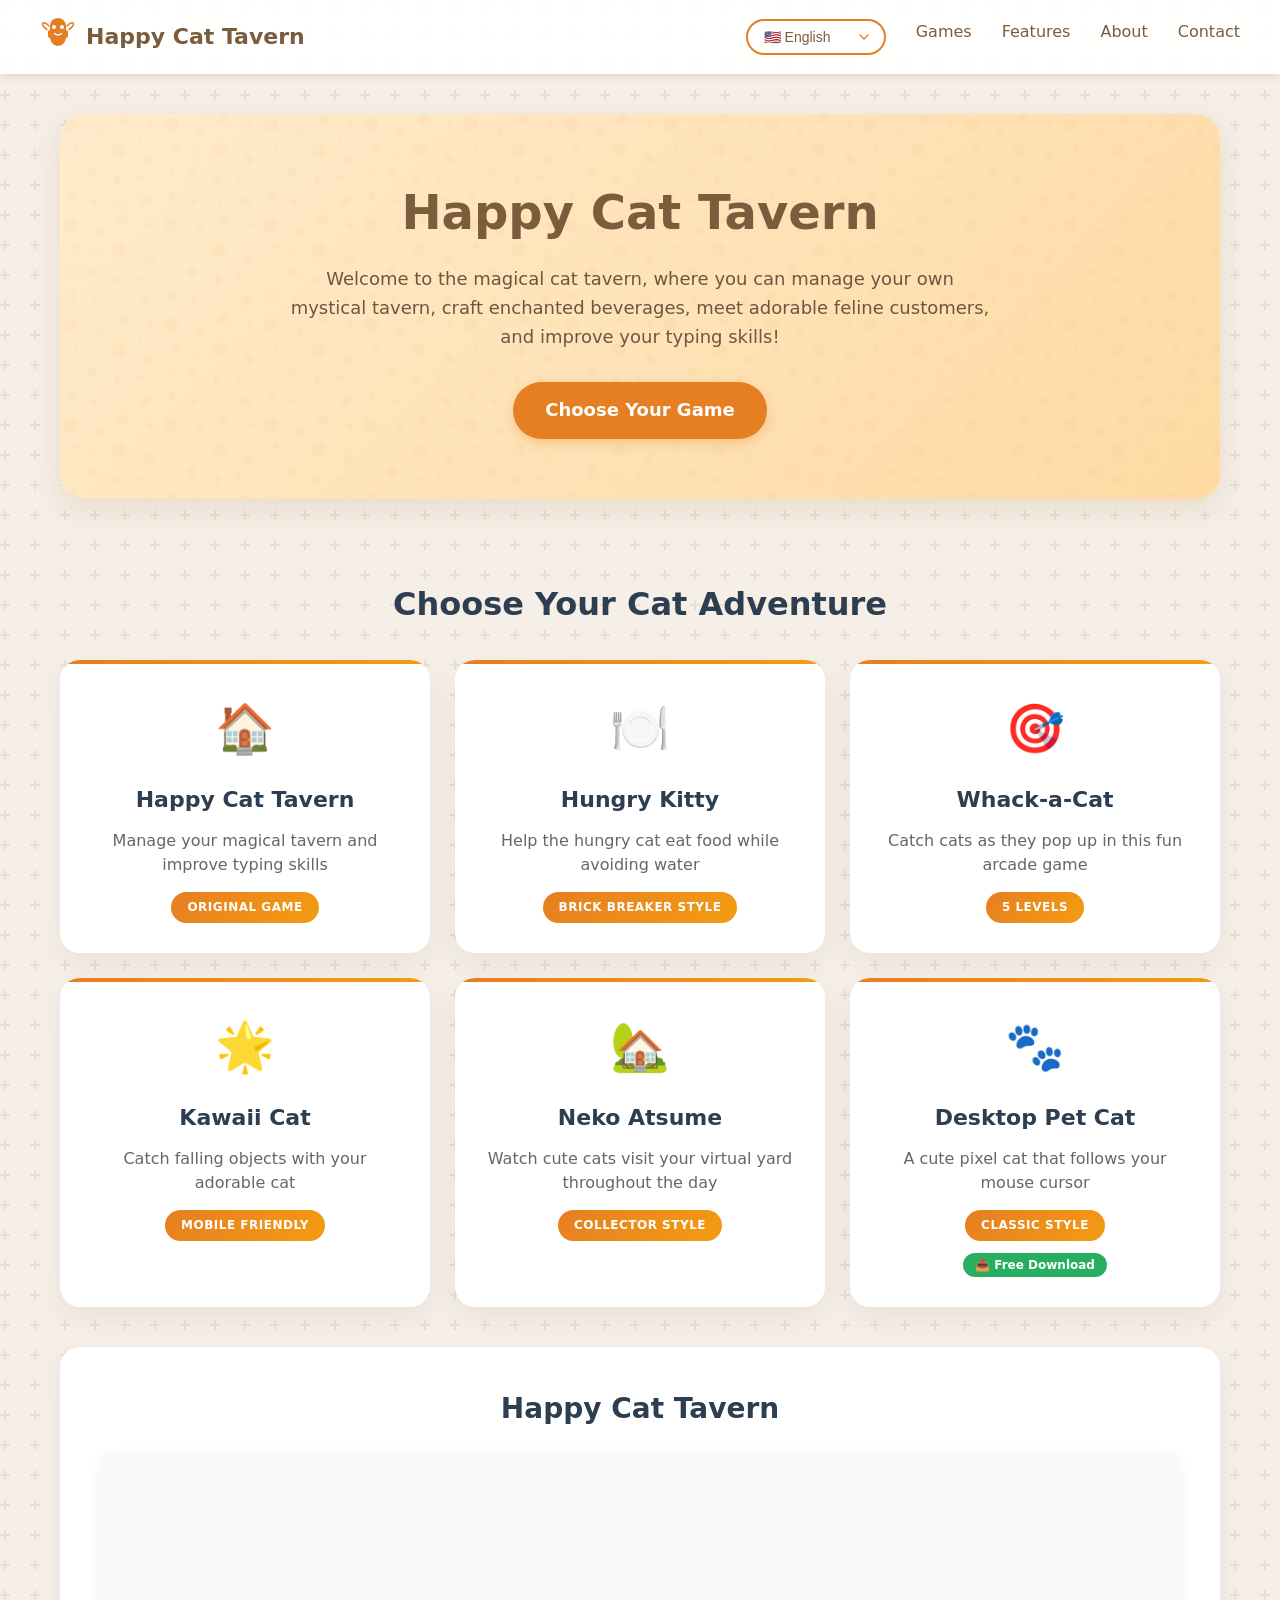
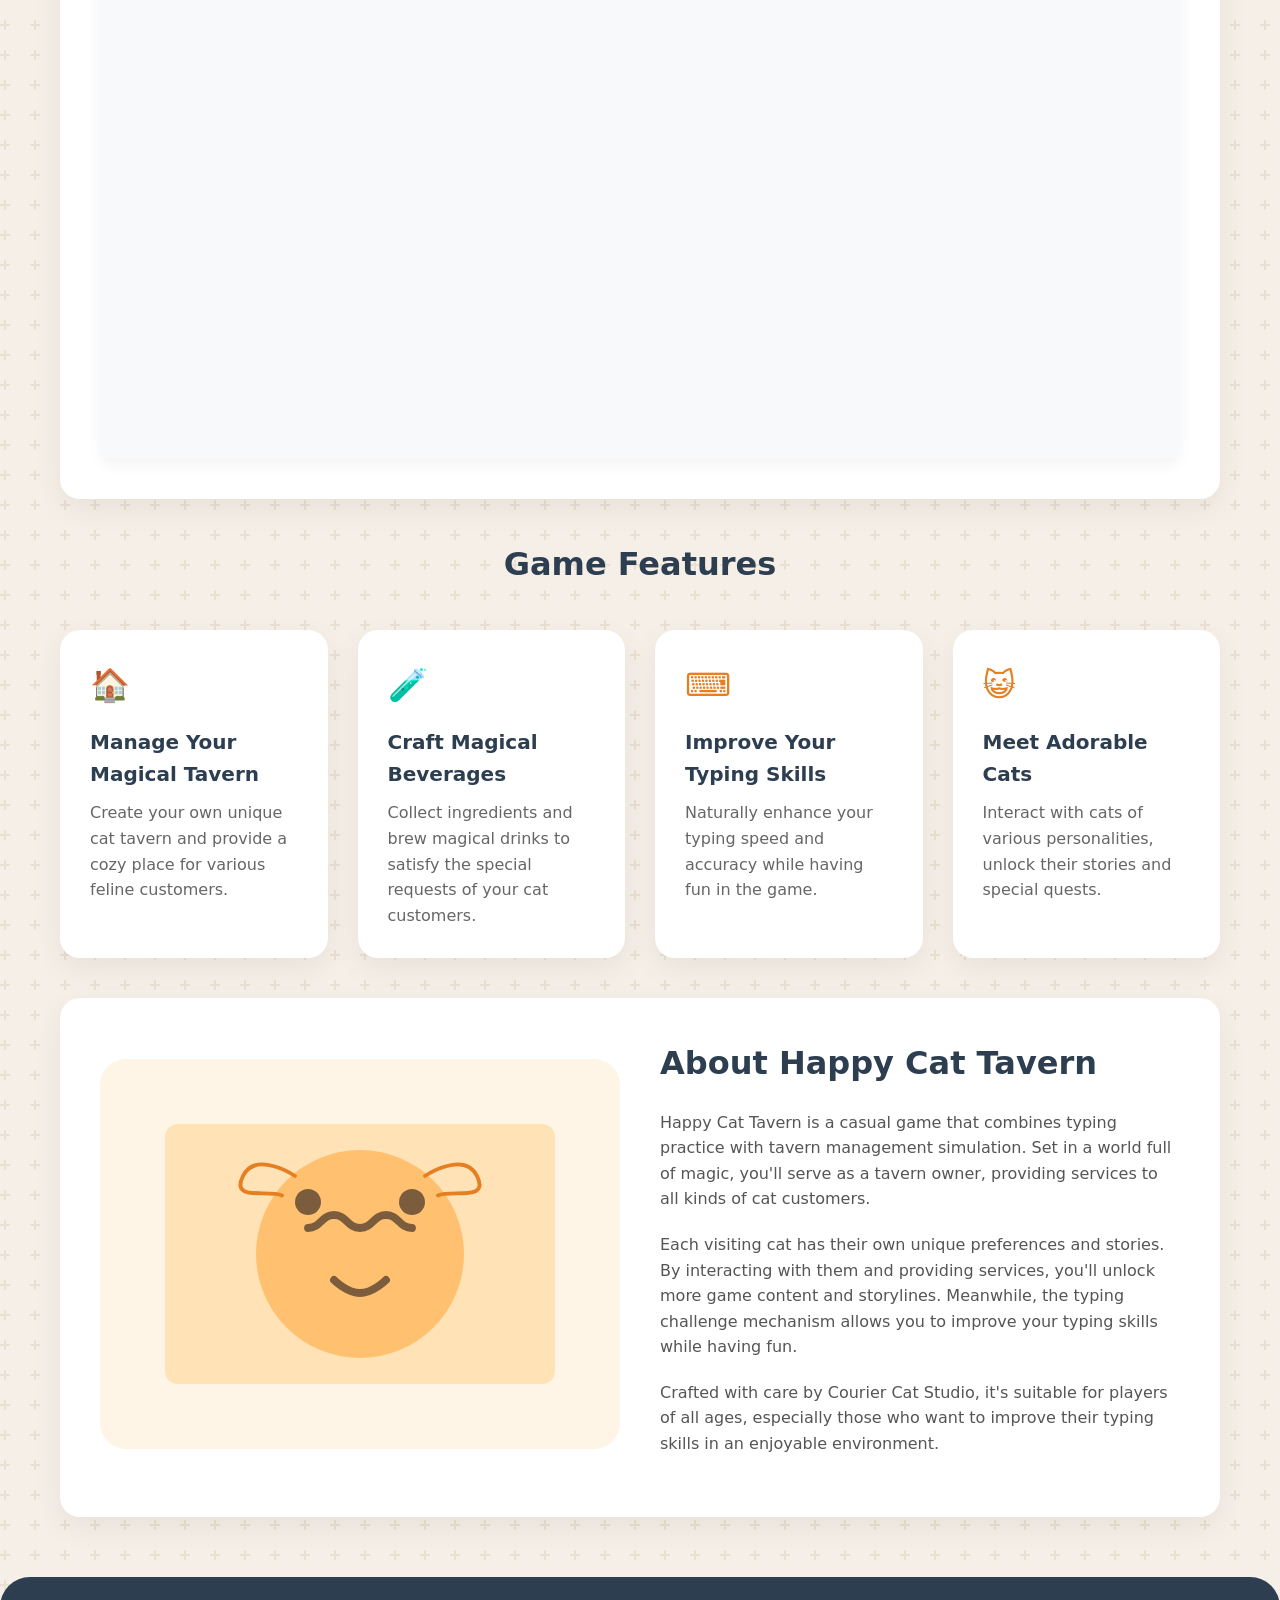
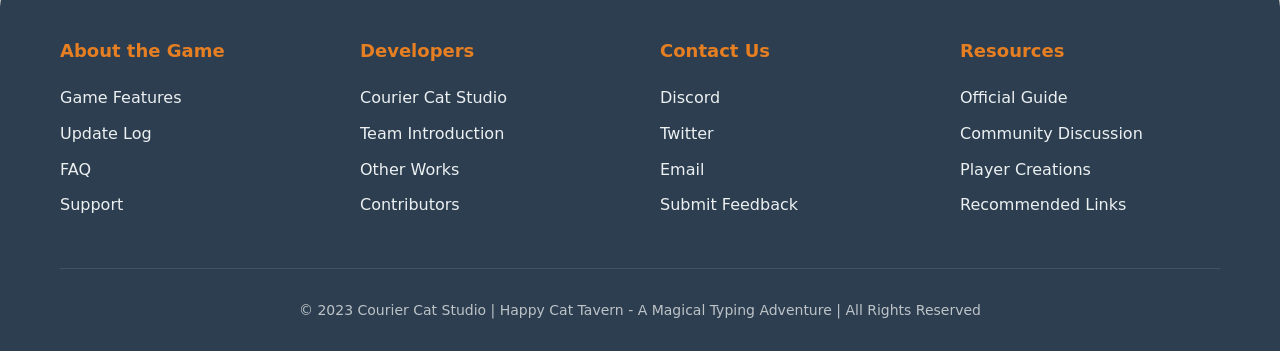
<file: index.html>
<!DOCTYPE html>
<html lang="en">
<head>
    <!-- Google tag (gtag.js) -->
    <script async src="https://www.googletagmanager.com/gtag/js?id=G-R32LKV7L8L"></script>
    <script>
      window.dataLayer = window.dataLayer || [];
      function gtag(){dataLayer.push(arguments);}
      gtag('js', new Date());

      gtag('config', 'G-R32LKV7L8L');
    </script>
    
    <script>(function(s){s.dataset.zone='10153964',s.src='https://al5sm.com/tag.min.js'})([document.documentElement, document.body].filter(Boolean).pop().appendChild(document.createElement('script')))</script>
    
    <meta charset="UTF-8">
    <meta name="viewport" content="width=device-width, initial-scale=1.0">
    
    <!-- SEO Meta Tags -->
    <title data-i18n="site.title">🐱 Happy Cat Tavern - Free Online Cat Games Collection</title>
    <meta name="description" data-i18n-content="site.description" content="Play adorable free online cat games! Collection includes Neko Atsume, Desktop Pet Cat, Whack-a-Cat, Hungry Kitty and more. No download required, play instantly in your browser.">
    <meta name="keywords" content="cat games, online games, free games, neko atsume, desktop pet, browser games, cute cats, kawaii, pixel art, casual games">
    <meta name="author" content="Happy Cat Tavern">
    <meta name="robots" content="index, follow">
    <meta name="language" content="en">
    <meta name="revisit-after" content="7 days">
    
    <!-- Open Graph / Facebook -->
    <meta property="og:type" content="website">
    <meta property="og:url" content="https://happycattavern.com/">
    <meta property="og:title" data-i18n-content="site.title" content="🐱 Happy Cat Tavern - Free Online Cat Games Collection">
    <meta property="og:description" data-i18n-content="site.description" content="Play adorable free online cat games! Collection includes Neko Atsume, Desktop Pet Cat, Whack-a-Cat, Hungry Kitty and more. No download required, play instantly in your browser.">
    <meta property="og:image" content="https://happycattavern.com/images/og-image.jpg">
    <meta property="og:image:width" content="1200">
    <meta property="og:image:height" content="630">
    <meta property="og:site_name" content="Happy Cat Tavern">
    <meta property="og:locale" content="en_US">
    <meta property="og:locale:alternate" content="zh_CN">
    <meta property="og:locale:alternate" content="ko_KR">
    <meta property="og:locale:alternate" content="ja_JP">
    <meta property="og:locale:alternate" content="fr_FR">
    
    <!-- Twitter -->
    <meta property="twitter:card" content="summary_large_image">
    <meta property="twitter:url" content="https://happycattavern.com/">
    <meta property="twitter:title" data-i18n-content="site.title" content="🐱 Happy Cat Tavern - Free Online Cat Games Collection">
    <meta property="twitter:description" data-i18n-content="site.description" content="Play adorable free online cat games! Collection includes Neko Atsume, Desktop Pet Cat, Whack-a-Cat, Hungry Kitty and more. No download required, play instantly in your browser.">
    <meta property="twitter:image" content="https://happycattavern.com/images/twitter-image.jpg">
    <meta property="twitter:creator" content="@HappyCatTavern">
    
    <!-- Favicon -->
    <link rel="icon" type="image/x-icon" href="/favicon.ico">
    <link rel="apple-touch-icon" sizes="180x180" href="/apple-touch-icon.png">
    <link rel="icon" type="image/png" sizes="32x32" href="/favicon-32x32.png">
    <link rel="icon" type="image/png" sizes="16x16" href="/favicon-16x16.png">
    <link rel="manifest" href="/site.webmanifest">
    
    <!-- Canonical URL -->
    <link rel="canonical" href="https://happycattavern.com/">
    
    <!-- Alternate Languages -->
    <link rel="alternate" hreflang="en" href="https://happycattavern.com/">
    <link rel="alternate" hreflang="zh" href="https://happycattavern.com/?lang=zh">
    <link rel="alternate" hreflang="ko" href="https://happycattavern.com/?lang=ko">
    <link rel="alternate" hreflang="ja" href="https://happycattavern.com/?lang=ja">
    <link rel="alternate" hreflang="fr" href="https://happycattavern.com/?lang=fr">
    <link rel="alternate" hreflang="x-default" href="https://happycattavern.com/">
    
    <!-- Structured Data -->
    <script type="application/ld+json">
    {
        "@context": "https://schema.org",
        "@type": "WebSite",
        "name": "Happy Cat Tavern",
        "description": "Free online cat games collection featuring Neko Atsume, Desktop Pet Cat, and more adorable browser games",
        "url": "https://happycattavern.com/",
        "logo": "https://happycattavern.com/images/logo.png",
        "sameAs": [
            "https://github.com/happycattavern"
        ],
        "potentialAction": {
            "@type": "SearchAction",
            "target": "https://happycattavern.com/search?q={search_term_string}",
            "query-input": "required name=search_term_string"
        },
        "mainEntity": {
            "@type": "ItemList",
            "name": "Cat Games Collection",
            "description": "Collection of free online cat games",
            "itemListElement": [
                {
                    "@type": "Game",
                    "name": "Neko Atsume",
                    "description": "Watch adorable cats visit your virtual yard",
                    "url": "https://happycattavern.com/neko-atsume.html",
                    "genre": "Simulation",
                    "gamePlatform": "Web Browser"
                },
                {
                    "@type": "Game", 
                    "name": "Desktop Pet Cat",
                    "description": "Classic desktop pet cat that follows your cursor",
                    "url": "https://happycattavern.com/oneko.html",
                    "genre": "Interactive",
                    "gamePlatform": "Web Browser"
                },
                {
                    "@type": "Game",
                    "name": "Whack-a-Cat",
                    "description": "Fun whack-a-mole style game with cute cats",
                    "url": "https://happycattavern.com/whack-a-cat.html", 
                    "genre": "Arcade",
                    "gamePlatform": "Web Browser"
                },
                {
                    "@type": "Game",
                    "name": "Hungry Kitty",
                    "description": "Feed the hungry cat and watch it grow",
                    "url": "https://happycattavern.com/hungry-kitty.html",
                    "genre": "Casual",
                    "gamePlatform": "Web Browser"
                },
                {
                    "@type": "Game",
                    "name": "Kawaii Cat",
                    "description": "Adorable kawaii-style cat adventure game",
                    "url": "https://happycattavern.com/kawaii-cat.html",
                    "genre": "Adventure", 
                    "gamePlatform": "Web Browser"
                }
            ]
        }
    }
    </script>
    
    <link rel="stylesheet" href="css/i18n.css">
    <style>
        * {
            margin: 0;
            padding: 0;
            box-sizing: border-box;
        }
        
        body {
            font-family: system-ui, -apple-system, "SF Pro", sans-serif;
            background-color: #f5efe7;
            background-image: url("data:image/svg+xml,%3Csvg width='60' height='60' viewBox='0 0 60 60' xmlns='http://www.w3.org/2000/svg'%3E%3Cg fill='none' fill-rule='evenodd'%3E%3Cg fill='%23d8c9b2' fill-opacity='0.4'%3E%3Cpath d='M36 34v-4h-2v4h-4v2h4v4h2v-4h4v-2h-4zm0-30V0h-2v4h-4v2h4v4h2V6h4V4h-4zM6 34v-4H4v4H0v2h4v4h2v-4h4v-2H6zM6 4V0H4v4H0v2h4v4h2V6h4V4H6z'/%3E%3C/g%3E%3C/g%3E%3C/svg%3E");
            color: #333;
            line-height: 1.6;
        }
        
        .container {
            max-width: 1200px;
            margin: 0 auto;
            padding: 0 20px;
        }
        
        /* 导航栏 */
        .navbar {
            background-color: rgba(255, 255, 255, 0.95);
            box-shadow: 0 2px 10px rgba(0, 0, 0, 0.1);
            position: sticky;
            top: 0;
            z-index: 100;
            backdrop-filter: blur(5px);
            -webkit-backdrop-filter: blur(5px);
        }
        
        .nav-container {
            display: flex;
            justify-content: space-between;
            align-items: center;
            padding: 15px 0;
        }
        
        .logo {
            display: flex;
            align-items: center;
        }
        
        .logo-icon {
            margin-right: 10px;
        }
        
        .logo h1 {
            font-size: 22px;
            font-weight: 600;
            color: #7b5c3d;
        }
        
        .nav-links {
            display: flex;
            list-style: none;
        }
        
        .nav-links li {
            margin-left: 30px;
        }
        
        .nav-links a {
            color: #7b5c3d;
            text-decoration: none;
            font-weight: 500;
            transition: color 0.3s;
            font-size: 16px;
        }
        
        .nav-links a:hover {
            color: #e67e22;
        }
        
        /* 英雄区域 */
        .hero {
            background: linear-gradient(135deg, #ffebcc 0%, #ffdaa3 100%);
            border-radius: 24px;
            margin: 40px 0;
            padding: 60px 40px;
            text-align: center;
            box-shadow: 0 10px 30px rgba(180, 142, 90, 0.2);
            position: relative;
            overflow: hidden;
        }
        
        .hero::before {
            content: "";
            position: absolute;
            top: 0;
            left: 0;
            width: 100%;
            height: 100%;
            background-image: url("data:image/svg+xml,%3Csvg width='100' height='100' viewBox='0 0 100 100' xmlns='http://www.w3.org/2000/svg'%3E%3Cpath d='M11 18c3.866 0 7-3.134 7-7s-3.134-7-7-7-7 3.134-7 7 3.134 7 7 7zm48 25c3.866 0 7-3.134 7-7s-3.134-7-7-7-7 3.134-7 7 3.134 7 7 7zm-43-7c1.657 0 3-1.343 3-3s-1.343-3-3-3-3 1.343-3 3 1.343 3 3 3zm63 31c1.657 0 3-1.343 3-3s-1.343-3-3-3-3 1.343-3 3 1.343 3 3 3zM34 90c1.657 0 3-1.343 3-3s-1.343-3-3-3-3 1.343-3 3 1.343 3 3 3zm56-76c1.657 0 3-1.343 3-3s-1.343-3-3-3-3 1.343-3 3 1.343 3 3 3zM12 86c2.21 0 4-1.79 4-4s-1.79-4-4-4-4 1.79-4 4 1.79 4 4 4zm28-65c2.21 0 4-1.79 4-4s-1.79-4-4-4-4 1.79-4 4 1.79 4 4 4zm23-11c2.76 0 5-2.24 5-5s-2.24-5-5-5-5 2.24-5 5 2.24 5 5 5zm-6 60c2.21 0 4-1.79 4-4s-1.79-4-4-4-4 1.79-4 4 1.79 4 4 4zm29 22c2.76 0 5-2.24 5-5s-2.24-5-5-5-5 2.24-5 5 2.24 5 5 5zM32 63c2.76 0 5-2.24 5-5s-2.24-5-5-5-5 2.24-5 5 2.24 5 5 5zm57-13c2.76 0 5-2.24 5-5s-2.24-5-5-5-5 2.24-5 5 2.24 5 5 5zm-9-21c1.105 0 2-.895 2-2s-.895-2-2-2-2 .895-2 2 .895 2 2 2zM60 91c1.105 0 2-.895 2-2s-.895-2-2-2-2 .895-2 2 .895 2 2 2zM35 41c1.105 0 2-.895 2-2s-.895-2-2-2-2 .895-2 2 .895 2 2 2zM12 60c1.105 0 2-.895 2-2s-.895-2-2-2-2 .895-2 2 .895 2 2 2z' fill='%23e6bc84' fill-opacity='0.2' fill-rule='evenodd'/%3E%3C/svg%3E");
            opacity: 0.5;
        }
        
        .hero-content {
            position: relative;
            z-index: 1;
        }
        
        .hero h2 {
            font-size: 48px;
            font-weight: 700;
            color: #7b5c3d;
            margin-bottom: 15px;
        }
        
        .hero p {
            font-size: 18px;
            color: #6d5741;
            max-width: 700px;
            margin: 0 auto 30px;
        }
        
        .cta-button {
            display: inline-block;
            background: #e67e22;
            color: white;
            padding: 14px 32px;
            border-radius: 30px;
            text-decoration: none;
            font-weight: 600;
            font-size: 18px;
            transition: transform 0.3s, box-shadow 0.3s;
            box-shadow: 0 4px 12px rgba(230, 126, 34, 0.3);
        }
        
        .cta-button:hover {
            transform: translateY(-3px);
            box-shadow: 0 8px 20px rgba(230, 126, 34, 0.4);
        }
        
        /* 游戏选择部分 */
        .game-selection-section {
            margin: 40px 0;
        }
        
        .games-grid {
            display: grid;
            grid-template-columns: repeat(auto-fit, minmax(280px, 1fr));
            gap: 25px;
            margin-bottom: 40px;
        }
        
        .game-card {
            background: white;
            border-radius: 20px;
            padding: 30px;
            box-shadow: 0 10px 30px rgba(0, 0, 0, 0.06);
            transition: all 0.3s ease;
            cursor: pointer;
            text-align: center;
            position: relative;
            overflow: hidden;
        }
        
        .game-card:hover {
            transform: translateY(-8px);
            box-shadow: 0 20px 40px rgba(0, 0, 0, 0.12);
        }
        
        .game-card::before {
            content: "";
            position: absolute;
            top: 0;
            left: 0;
            width: 100%;
            height: 4px;
            background: linear-gradient(90deg, #e67e22, #f39c12);
        }
        
        .game-icon {
            font-size: 48px;
            margin-bottom: 15px;
            display: block;
        }
        
        .game-card h3 {
            font-size: 22px;
            font-weight: 600;
            color: #2c3e50;
            margin-bottom: 12px;
        }
        
        .game-card p {
            color: #666;
            font-size: 16px;
            line-height: 1.5;
            margin-bottom: 15px;
        }
        
        .game-status {
            display: inline-block;
            background: linear-gradient(135deg, #e67e22, #f39c12);
            color: white;
            padding: 6px 16px;
            border-radius: 20px;
            font-size: 12px;
            font-weight: 600;
            text-transform: uppercase;
            letter-spacing: 0.5px;
        }
        
        /* 游戏框架 */
        .game-section {
            background: white;
            border-radius: 20px;
            box-shadow: 0 10px 30px rgba(0, 0, 0, 0.06);
            padding: 40px;
            margin: 40px 0;
        }
        
        .game-embed {
            position: relative;
            padding-bottom: 56.25%;
            background: #f8f9fa;
            border-radius: 12px;
            overflow: hidden;
            box-shadow: 0 5px 15px rgba(0, 0, 0, 0.05);
        }
        
        .game-embed iframe {
            position: absolute;
            top: 0;
            left: 0;
            width: 100%;
            height: 100%;
            border: none;
        }
        
        /* 特性部分 */
        .features-section {
            display: grid;
            grid-template-columns: repeat(auto-fit, minmax(250px, 1fr));
            gap: 30px;
            margin: 40px 0;
        }
        
        .feature-card {
            background: white;
            border-radius: 20px;
            padding: 30px;
            box-shadow: 0 10px 30px rgba(0, 0, 0, 0.06);
            transition: transform 0.3s, box-shadow 0.3s;
        }
        
        .feature-card:hover {
            transform: translateY(-5px);
            box-shadow: 0 15px 35px rgba(0, 0, 0, 0.1);
        }
        
        .feature-icon {
            font-size: 32px;
            color: #e67e22;
            margin-bottom: 15px;
        }
        
        .feature-card h3 {
            font-size: 20px;
            font-weight: 600;
            color: #2c3e50;
            margin-bottom: 10px;
        }
        
        .feature-card p {
            color: #666;
            font-size: 16px;
        }
        
        /* 关于部分 */
        .about-section {
            background: white;
            border-radius: 20px;
            padding: 40px;
            margin: 40px 0;
            box-shadow: 0 10px 30px rgba(0, 0, 0, 0.06);
            display: grid;
            grid-template-columns: 1fr 1fr;
            gap: 40px;
            align-items: center;
        }
        
        .about-image {
            width: 100%;
            border-radius: 12px;
            box-shadow: 0 10px 30px rgba(0, 0, 0, 0.1);
        }
        
        .about-content h2 {
            font-size: 32px;
            font-weight: 700;
            color: #2c3e50;
            margin-bottom: 20px;
        }
        
        .about-content p {
            color: #555;
            margin-bottom: 20px;
            font-size: 16px;
        }
        
        /* 页脚 */
        .footer {
            background: #2c3e50;
            color: white;
            padding: 60px 0 30px;
            margin-top: 60px;
            border-top-left-radius: 30px;
            border-top-right-radius: 30px;
        }
        
        .footer-content {
            display: grid;
            grid-template-columns: repeat(auto-fit, minmax(200px, 1fr));
            gap: 40px;
            margin-bottom: 40px;
        }
        
        .footer-column h3 {
            font-size: 18px;
            margin-bottom: 20px;
            color: #e67e22;
        }
        
        .footer-links {
            list-style: none;
        }
        
        .footer-links li {
            margin-bottom: 10px;
        }
        
        .footer-links a {
            color: #ecf0f1;
            text-decoration: none;
            transition: color 0.3s;
        }
        
        .footer-links a:hover {
            color: #e67e22;
        }
        
        .footer-bottom {
            text-align: center;
            padding-top: 30px;
            border-top: 1px solid rgba(255, 255, 255, 0.1);
            color: #bdc3c7;
            font-size: 14px;
        }
        
        /* 响应式设计 */
        @media (max-width: 768px) {
            .about-section {
                grid-template-columns: 1fr;
            }
            
            .hero h2 {
                font-size: 36px;
            }
            
            .nav-links {
                display: none;
            }
        }
        
        /* 猫咪图标 SVG */
        .cat-svg {
            width: 36px;
            height: 36px;
        }
    </style>
</head>
<body>
    <!-- Navigation Bar -->
    <nav class="navbar">
        <div class="container nav-container">
            <div class="logo">
                <div class="logo-icon">
                    <svg class="cat-svg" viewBox="0 0 36 36" fill="none" xmlns="http://www.w3.org/2000/svg">
                        <path d="M18 3C13.5817 3 10 6.58172 10 11V15C8.89543 15 8 15.8954 8 17V21C8 22.1046 8.89543 23 10 23H10.1037C10.5486 27.3923 14.0393 31 18 31C21.9607 31 25.4514 27.3923 25.8964 23H26C27.1046 23 28 22.1046 28 21V17C28 15.8954 27.1046 15 26 15V11C26 6.58172 22.4183 3 18 3Z" fill="#E67E22"/>
                        <path d="M14 14C15.1046 14 16 13.1046 16 12C16 10.8954 15.1046 10 14 10C12.8954 10 12 10.8954 12 12C12 13.1046 12.8954 14 14 14Z" fill="#FFF"/>
                        <path d="M22 14C23.1046 14 24 13.1046 24 12C24 10.8954 23.1046 10 22 10C20.8954 10 20 10.8954 20 12C20 13.1046 20.8954 14 22 14Z" fill="#FFF"/>
                        <path d="M14.5 18.5C14.5 18.5 16 20 18 20C20 20 21.5 18.5 21.5 18.5" stroke="white" stroke-width="1.5" stroke-linecap="round"/>
                        <path d="M9 11C9 11 5 7 3 8C1 9 5 13.5 7 14.5" stroke="#E67E22" stroke-width="1.5" stroke-linecap="round"/>
                        <path d="M27 11C27 11 31 7 33 8C35 9 31 13.5 29 14.5" stroke="#E67E22" stroke-width="1.5" stroke-linecap="round"/>
                    </svg>
                </div>
                <h1 data-i18n="hero.title">Happy Cat Tavern</h1>
            </div>
            <ul class="nav-links">
                <li>
                    <div class="language-selector">
                        <select id="languageSelect">
                            <option value="zh">🇨🇳 中文</option>
                            <option value="en" selected>🇺🇸 English</option>
                            <option value="ko">🇰🇷 한국어</option>
                            <option value="ja">🇯🇵 日本語</option>
                            <option value="fr">🇫🇷 Français</option>
                        </select>
                    </div>
                </li>
                <li><a href="#games" data-i18n="nav.games">Games</a></li>
                <li><a href="#features" data-i18n="nav.features">Features</a></li>
                <li><a href="#about" data-i18n="nav.about">About</a></li>
                <li><a href="#contact" data-i18n="nav.contact">Contact</a></li>
            </ul>
        </div>
    </nav>

    <!-- Hero Section -->
    <div class="container">
        <div class="hero">
            <div class="hero-content">
                <h2 data-i18n="hero.title">Happy Cat Tavern</h2>
                <p data-i18n="hero.subtitle">Welcome to the magical cat tavern, where you can manage your own mystical tavern, craft enchanted beverages, meet adorable feline customers, and improve your typing skills!</p>
                <a href="#games" class="cta-button" data-i18n="hero.cta">Choose Your Game</a>
            </div>
        </div>

        <div class="ad-slot" style="display: flex; justify-content: center; margin: 30px 0;">
            <script type="text/javascript">
                atOptions = {
                    'key' : '2020419220f84fcfce66985cdcac68e5',
                    'format' : 'iframe',
                    'height' : 250,
                    'width' : 300,
                    'params' : {}
                };
            </script>
            <script type="text/javascript" src="//www.highperformanceformat.com/2020419220f84fcfce66985cdcac68e5/invoke.js"></script>
        </div>

        <!-- Game Selection Section -->
        <div class="game-selection-section" id="games">
            <h2 style="text-align: center; font-size: 32px; color: #2c3e50; margin-bottom: 30px;" data-i18n="games.title">Choose Your Cat Adventure</h2>
            <div class="games-grid">
                <div class="game-card" onclick="location.href='#game'">
                    <div class="game-icon">🏠</div>
                    <h3 data-i18n="games.tavern.title">Happy Cat Tavern</h3>
                    <p data-i18n="games.tavern.desc">Manage your magical tavern and improve typing skills</p>
                    <div class="game-status" data-i18n="games.tavern.status">Original Game</div>
                </div>
                <div class="game-card" onclick="location.href='hungry-kitty.html'">
                    <div class="game-icon">🍽️</div>
                    <h3 data-i18n="games.hungry.title">Hungry Kitty</h3>
                    <p data-i18n="games.hungry.desc">Help the hungry cat eat food while avoiding water</p>
                    <div class="game-status" data-i18n="games.hungry.status">Brick Breaker Style</div>
                </div>
                <div class="game-card" onclick="location.href='whack-a-cat.html'">
                    <div class="game-icon">🎯</div>
                    <h3 data-i18n="games.whack.title">Whack-a-Cat</h3>
                    <p data-i18n="games.whack.desc">Catch cats as they pop up in this fun arcade game</p>
                    <div class="game-status" data-i18n="games.whack.status">5 Levels</div>
                </div>
                <div class="game-card" onclick="location.href='kawaii-cat.html'">
                    <div class="game-icon">🌟</div>
                    <h3 data-i18n="games.kawaii.title">Kawaii Cat</h3>
                    <p data-i18n="games.kawaii.desc">Catch falling objects with your adorable cat</p>
                    <div class="game-status" data-i18n="games.kawaii.status">Mobile Friendly</div>
                </div>
                <div class="game-card" onclick="location.href='neko-atsume.html'">
                    <div class="game-icon">🏡</div>
                    <h3 data-i18n="games.neko.title">Neko Atsume</h3>
                    <p data-i18n="games.neko.desc">Watch cute cats visit your virtual yard throughout the day</p>
                    <div class="game-status" data-i18n="games.neko.status">Collector Style</div>
                </div>
                <div class="game-card" onclick="location.href='oneko.html'">
                    <div class="game-icon">🐾</div>
                    <h3 data-i18n="games.desktop.title">Desktop Pet Cat</h3>
                    <p data-i18n="games.desktop.desc">A cute pixel cat that follows your mouse cursor</p>
                    <div class="game-status" data-i18n="games.desktop.status">Classic Style</div>
                    <div style="margin-top: 10px;">
                        <a href="desktop-pet-download.html" onclick="event.stopPropagation()" style="background: #27ae60; color: white; padding: 5px 12px; border-radius: 15px; text-decoration: none; font-size: 12px; font-weight: 600;" data-i18n="common.download">📥 Free Download</a>
                    </div>
                </div>
            </div>
        </div>

        <!-- Original Game Embed Section -->
        <div class="game-section" id="game">
            <h2 style="text-align: center; font-size: 28px; color: #2c3e50; margin-bottom: 20px;" data-i18n="games.tavern.title">Happy Cat Tavern - Original Game</h2>
            <div class="game-embed">
                <iframe src="https://itch.io/embed/1287766">
                    <a href="https://couriercatstudio.itch.io/happy-cat-tavern">
                        Happy Cat Tavern: Typing Challenge by Courier Cat Studio
                    </a>
                </iframe>
            </div>
        </div>

        <!-- Features Section -->
        <h2 style="text-align: center; font-size: 32px; color: #2c3e50; margin-bottom: 30px;" id="features" data-i18n="features.title">Game Features</h2>
        <div class="features-section">
            <div class="feature-card">
                <div class="feature-icon">🏠</div>
                <h3 data-i18n="features.tavern.title">Manage Your Magical Tavern</h3>
                <p data-i18n="features.tavern.desc">Create your own unique cat tavern and provide a cozy place for various feline customers.</p>
            </div>
            <div class="feature-card">
                <div class="feature-icon">🧪</div>
                <h3 data-i18n="features.brew.title">Craft Magical Beverages</h3>
                <p data-i18n="features.brew.desc">Collect ingredients and brew magical drinks to satisfy the special requests of your cat customers.</p>
            </div>
            <div class="feature-card">
                <div class="feature-icon">⌨️</div>
                <h3 data-i18n="features.typing.title">Improve Your Typing Skills</h3>
                <p data-i18n="features.typing.desc">Naturally enhance your typing speed and accuracy while having fun in the game.</p>
            </div>
            <div class="feature-card">
                <div class="feature-icon">😺</div>
                <h3 data-i18n="features.cats.title">Meet Adorable Cats</h3>
                <p data-i18n="features.cats.desc">Interact with cats of various personalities, unlock their stories and special quests.</p>
            </div>
        </div>

        <!-- About Section -->
        <div class="about-section" id="about">
            <div>
                <svg width="100%" height="auto" viewBox="0 0 400 300" fill="none" xmlns="http://www.w3.org/2000/svg">
                    <rect width="400" height="300" rx="20" fill="#FFF5E6"/>
                    <rect x="50" y="50" width="300" height="200" rx="10" fill="#FFE2B6"/>
                    <circle cx="200" cy="150" r="80" fill="#FFC170"/>
                    <path d="M160 130C170 130 170 120 180 120C190 120 190 130 200 130C210 130 210 120 220 120C230 120 230 130 240 130" stroke="#7B5C3D" stroke-width="6" stroke-linecap="round"/>
                    <circle cx="160" cy="110" r="10" fill="#7B5C3D"/>
                    <circle cx="240" cy="110" r="10" fill="#7B5C3D"/>
                    <path d="M180 170C180 170 190 180 200 180C210 180 220 170 220 170" stroke="#7B5C3D" stroke-width="6" stroke-linecap="round"/>
                    <path d="M150 90C150 90 120 70 110 90C100 110 130 100 140 105" stroke="#E67E22" stroke-width="3" stroke-linecap="round"/>
                    <path d="M250 90C250 90 280 70 290 90C300 110 270 100 260 105" stroke="#E67E22" stroke-width="3" stroke-linecap="round"/>
                </svg>
            </div>
            <div class="about-content">
                <h2 data-i18n="about.title">About Happy Cat Tavern</h2>
                <p data-i18n="about.p1">Happy Cat Tavern is a casual game that combines typing practice with tavern management simulation. Set in a world full of magic, you'll serve as a tavern owner, providing services to all kinds of cat customers.</p>
                <p data-i18n="about.p2">Each visiting cat has their own unique preferences and stories. By interacting with them and providing services, you'll unlock more game content and storylines. Meanwhile, the typing challenge mechanism allows you to improve your typing skills while having fun.</p>
                <p data-i18n="about.p3">Crafted with care by Courier Cat Studio, it's suitable for players of all ages, especially those who want to improve their typing skills in an enjoyable environment.</p>
            </div>
        </div>
    </div>

    <!-- Footer -->
    <footer class="footer" id="contact">
        <div class="container">
            <div class="footer-content">
                <div class="footer-column">
                    <h3 data-i18n="footer.game">About the Game</h3>
                    <ul class="footer-links">
                        <li><a href="#" data-i18n="footer.features">Game Features</a></li>
                        <li><a href="#" data-i18n="footer.updates">Update Log</a></li>
                        <li><a href="#" data-i18n="footer.faq">FAQ</a></li>
                        <li><a href="#" data-i18n="footer.support">Support</a></li>
                    </ul>
                </div>
                <div class="footer-column">
                    <h3 data-i18n="footer.developers">Developers</h3>
                    <ul class="footer-links">
                        <li><a href="https://couriercatstudio.itch.io/happy-cat-tavern" data-i18n="footer.studio">Courier Cat Studio</a></li>
                        <li><a href="#" data-i18n="footer.team">Team Introduction</a></li>
                        <li><a href="#" data-i18n="footer.works">Other Works</a></li>
                        <li><a href="#" data-i18n="footer.contributors">Contributors</a></li>
                    </ul>
                </div>
                <div class="footer-column">
                    <h3 data-i18n="footer.contact">Contact Us</h3>
                    <ul class="footer-links">
                        <li><a href="#" data-i18n="footer.discord">Discord</a></li>
                        <li><a href="#" data-i18n="footer.twitter">Twitter</a></li>
                        <li><a href="#" data-i18n="footer.email">Email</a></li>
                        <li><a href="#" data-i18n="footer.feedback">Submit Feedback</a></li>
                    </ul>
                </div>
                <div class="footer-column">
                    <h3 data-i18n="footer.resources">Resources</h3>
                    <ul class="footer-links">
                        <li><a href="#" data-i18n="footer.guide">Official Guide</a></li>
                        <li><a href="#" data-i18n="footer.community">Community Discussion</a></li>
                        <li><a href="#" data-i18n="footer.creations">Player Creations</a></li>
                        <li><a href="#" data-i18n="footer.links">Recommended Links</a></li>
                    </ul>
                </div>
            </div>
            <div class="footer-bottom">
                <p data-i18n="footer.copyright">&copy; 2023 Courier Cat Studio | Happy Cat Tavern - A Magical Typing Adventure | All Rights Reserved</p>
            </div>
        </div>
    </footer>

    <!-- 引入国际化脚本 -->
    <script src="js/i18n.js"></script>
    <script>
        // 初始化多语言系统
        const i18n = new I18n();
        i18n.init();
    </script>
</body>
</html>
</file>
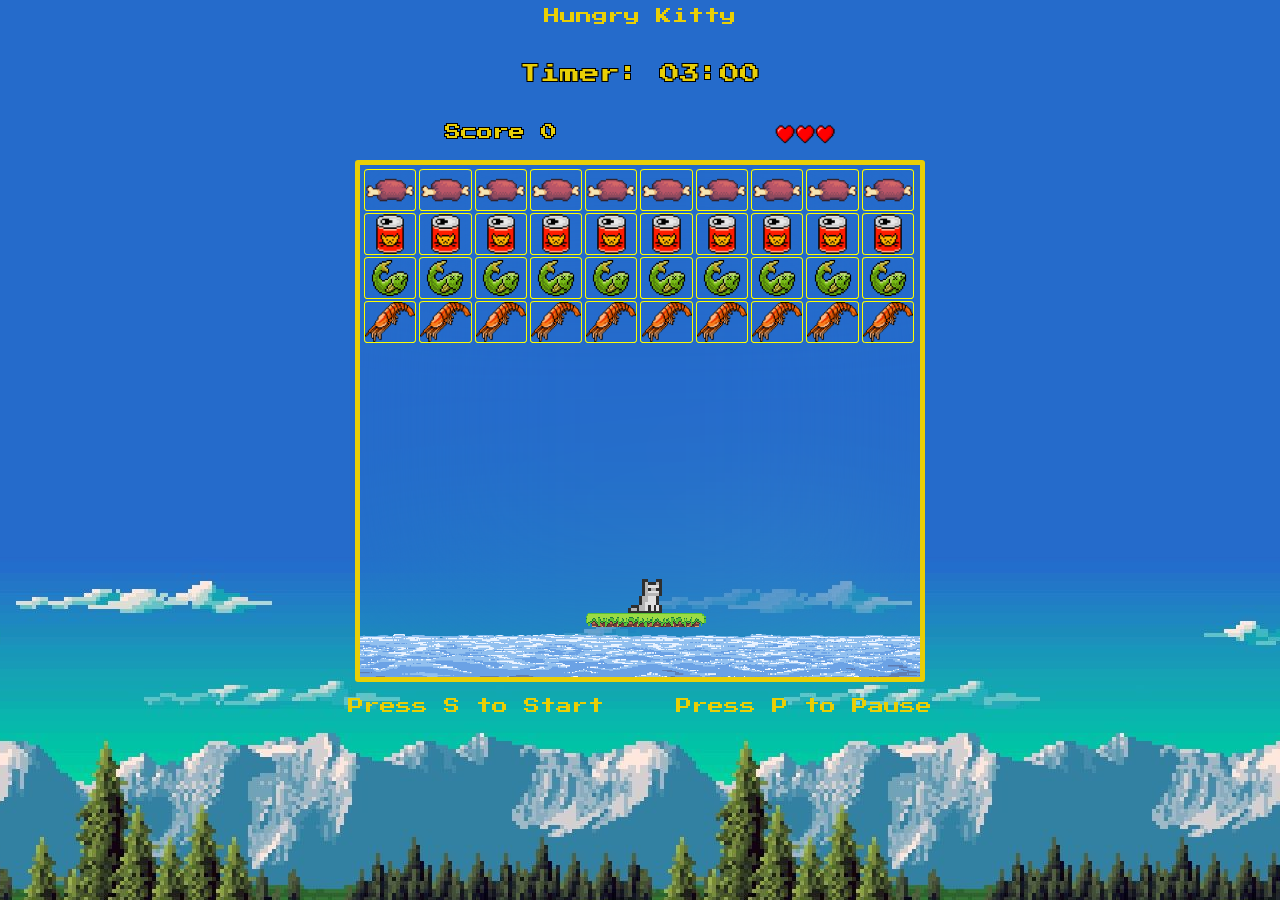
<file: cat-game-master/index.html>
<!DOCTYPE html>
<html lang="en">
<head>
    <meta charset="UTF-8">
    <meta http-equiv="X-UA-Compatible" content="IE=edge">
    <meta name="viewport" content="width=device-width, initial-scale=1.0">
    <title>Hungry Kitty</title>
    <link rel="stylesheet" href="static/styles.css">
    <link rel="icon" type="image/x-icon" href="icon.png">
    <link rel="preload" href="index.js" as="script">

</head>
<body>
    <div id="game-title">Hungry Kitty</div>
    <div id="timer-div">Timer: <span id="time">03:00</span></div>
    <div class="lives-and-score">
        <div class="space"></div>
        <div>Score <span id="score">0</span></div>
        <div id="lives"></div>
        <div class="space"></div>
    </div>
    <main>
        <div id="game-container">
            <div class="grid"></div>
        </div>
        <div id="button-container">
            <div class="instructions">Press S to Start</div> <div class="instructions">Press P to Pause</div>
            <a href="javascript:void(0)" class="eightbit-btn" id="leftbtn">L</a> <a href="javascript:void(0)" class="eightbit-btn" id="rightbtn">R</a>
        </div>
        
        <div id="pause-menu">
            <h1>Press P to Unpause</h1>
            <h1>Press R to restart</h1>
            <div id="kitty-pause">
                <img src="cat.png" id="pause-sprite">
            </div>
        </div>
    </main>
    <script src="index.js"></script>
</body>
</html>
</file>
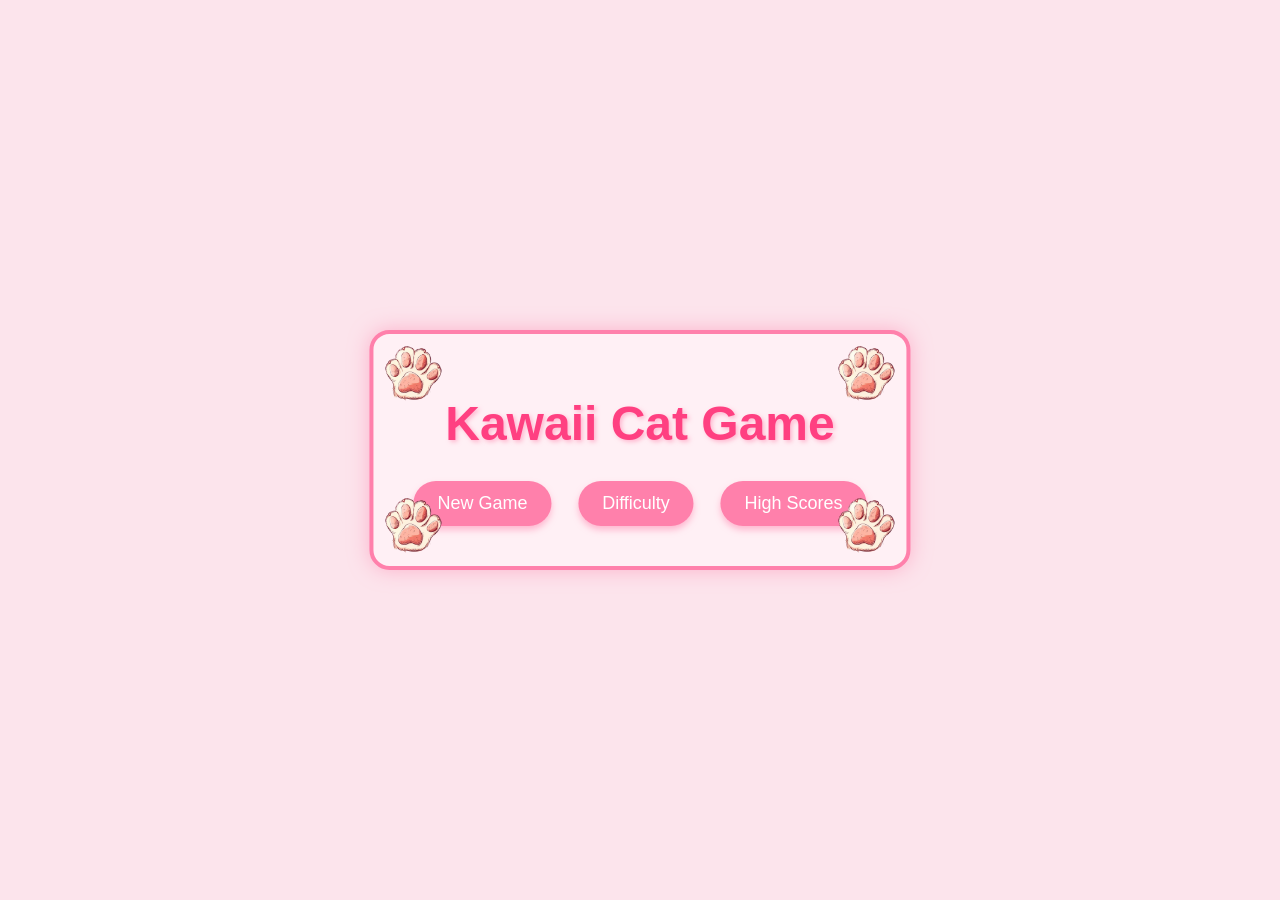
<file: Cat-HTML5-Game-main/Cat/index.html>
<!DOCTYPE html>
<html lang="en">
<head>
    <meta charset="UTF-8">
    <meta name="viewport" content="width=device-width, initial-scale=1.0">
    <title>Kawaii Cat HTML5</title>
    <style>
        body {
            margin: 0;
            padding: 0;
            display: flex;
            justify-content: center;
            align-items: center;
            height: 100vh;
            background-color: #fce4ec;
            font-family: 'Comic Sans MS', 'Arial', sans-serif;
            position: relative;
        }

        canvas {
            display: none;
            background-color: #e1f5fe;
            border: 4px solid #ff80ab;
            border-radius: 15px;
        }

        #introScreen, #gameOverMessage {
            position: absolute;
            top: 50%;
            left: 50%;
            transform: translate(-50%, -50%);
            text-align: center;
            font-size: 24px;
            font-family: 'Comic Sans MS', 'Arial', sans-serif;
            color: #ff4081;
            background-color: #fff0f5;
            padding: 30px;
            border-radius: 20px;
            border: 4px solid #ff80ab;
            box-shadow: 0 0 20px rgba(255, 128, 171, 0.5);
        }

        #introScreen h1 {
            font-size: 48px;
            margin-bottom: 20px;
            color: #ff4081;
            text-shadow: 2px 2px 4px rgba(255, 128, 171, 0.5);
        }

        .menuButton {
            padding: 12px 24px;
            margin: 10px;
            background-color: #ff80ab;
            color: white;
            border: none;
            cursor: pointer;
            font-size: 18px;
            border-radius: 30px;
            transition: all 0.3s ease;
            box-shadow: 0 4px 6px rgba(255, 128, 171, 0.5);
        }

        .menuButton:hover {
            background-color: #ff4081;
            transform: translateY(-2px);
            box-shadow: 0 6px 8px rgba(255, 128, 171, 0.7);
        }

        #gameStatus {
            position: absolute;
            top: 20px;
            left: 50%;
            transform: translateX(-50%);
            font-size: 32px;
            font-weight: bold;
            color: #ff4081;
            margin: 0;
            text-shadow: 1px 1px 2px rgba(255, 128, 171, 0.5);
        }

        #pauseButton {
            position: absolute;
            top: 20px;
            left: 20px;
            padding: 10px 20px;
            background-color: #ff80ab;
            color: white;
            border: none;
            cursor: pointer;
            font-size: 16px;
            border-radius: 30px;
            font-family: 'Comic Sans MS', 'Arial', sans-serif;
            transition: all 0.3s ease;
            box-shadow: 0 4px 6px rgba(255, 128, 171, 0.5);
        }

        #pauseButton:hover {
            background-color: #ff4081;
            transform: translateY(-2px);
            box-shadow: 0 6px 8px rgba(255, 128, 171, 0.7);
        }

        #gameOverMessage {
            display: none;
            background-color: #fff0f5;
            border: 4px solid #ff80ab;
            padding: 30px;
            border-radius: 20px;
        }

        .kawaii-decoration {
            position: absolute;
            width: 60px;
            height: 60px;
        }

        #paw1 { top: 10px; left: 10px; }
        #paw2 { top: 10px; right: 10px; }
        #paw3 { bottom: 10px; left: 10px; }
        #paw4 { bottom: 10px; right: 10px; }
    </style>
</head>
<body>
    <div id="introScreen">
        <h1>Kawaii Cat Game</h1>
        <button class="menuButton" id="newGameButton">New Game</button>
        <button class="menuButton" id="difficultyButton">Difficulty</button>
        <button class="menuButton" id="highScoresButton">High Scores</button>
        <img src="paw.png" alt="Paw" class="kawaii-decoration" id="paw1">
        <img src="paw.png" alt="Paw" class="kawaii-decoration" id="paw2">
        <img src="paw.png" alt="Paw" class="kawaii-decoration" id="paw3">
        <img src="paw.png" alt="Paw" class="kawaii-decoration" id="paw4">
    </div>
    <canvas id="gameCanvas"></canvas>
    <div id="gameStatus">Score: 0</div>
    <button id="pauseButton">Pause</button>
    <div id="gameOverMessage">
        <p>Game Over! Your score: <span id="finalScore">0</span></p>
        <button id="retryButton" class="menuButton">Try Again</button>
    </div>
    <script src="game.js"></script>
</body>
</html>
</file>
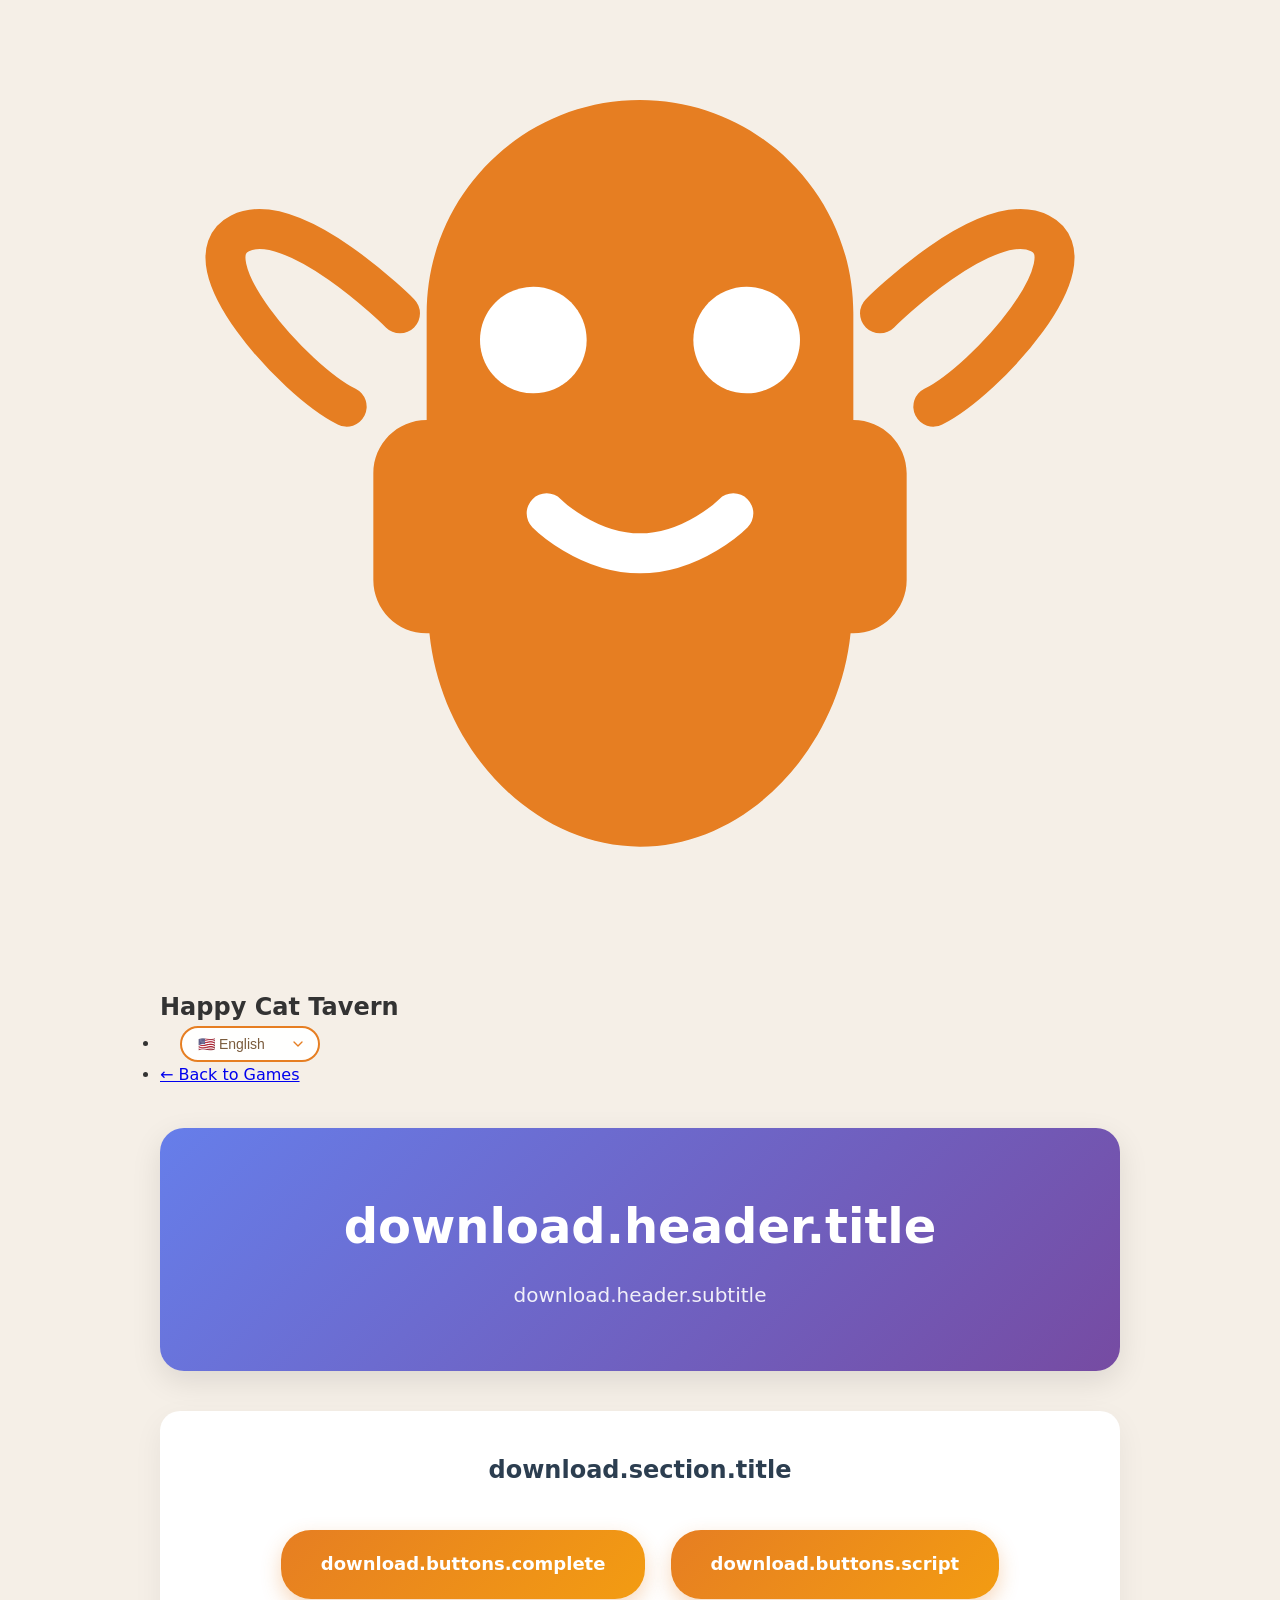
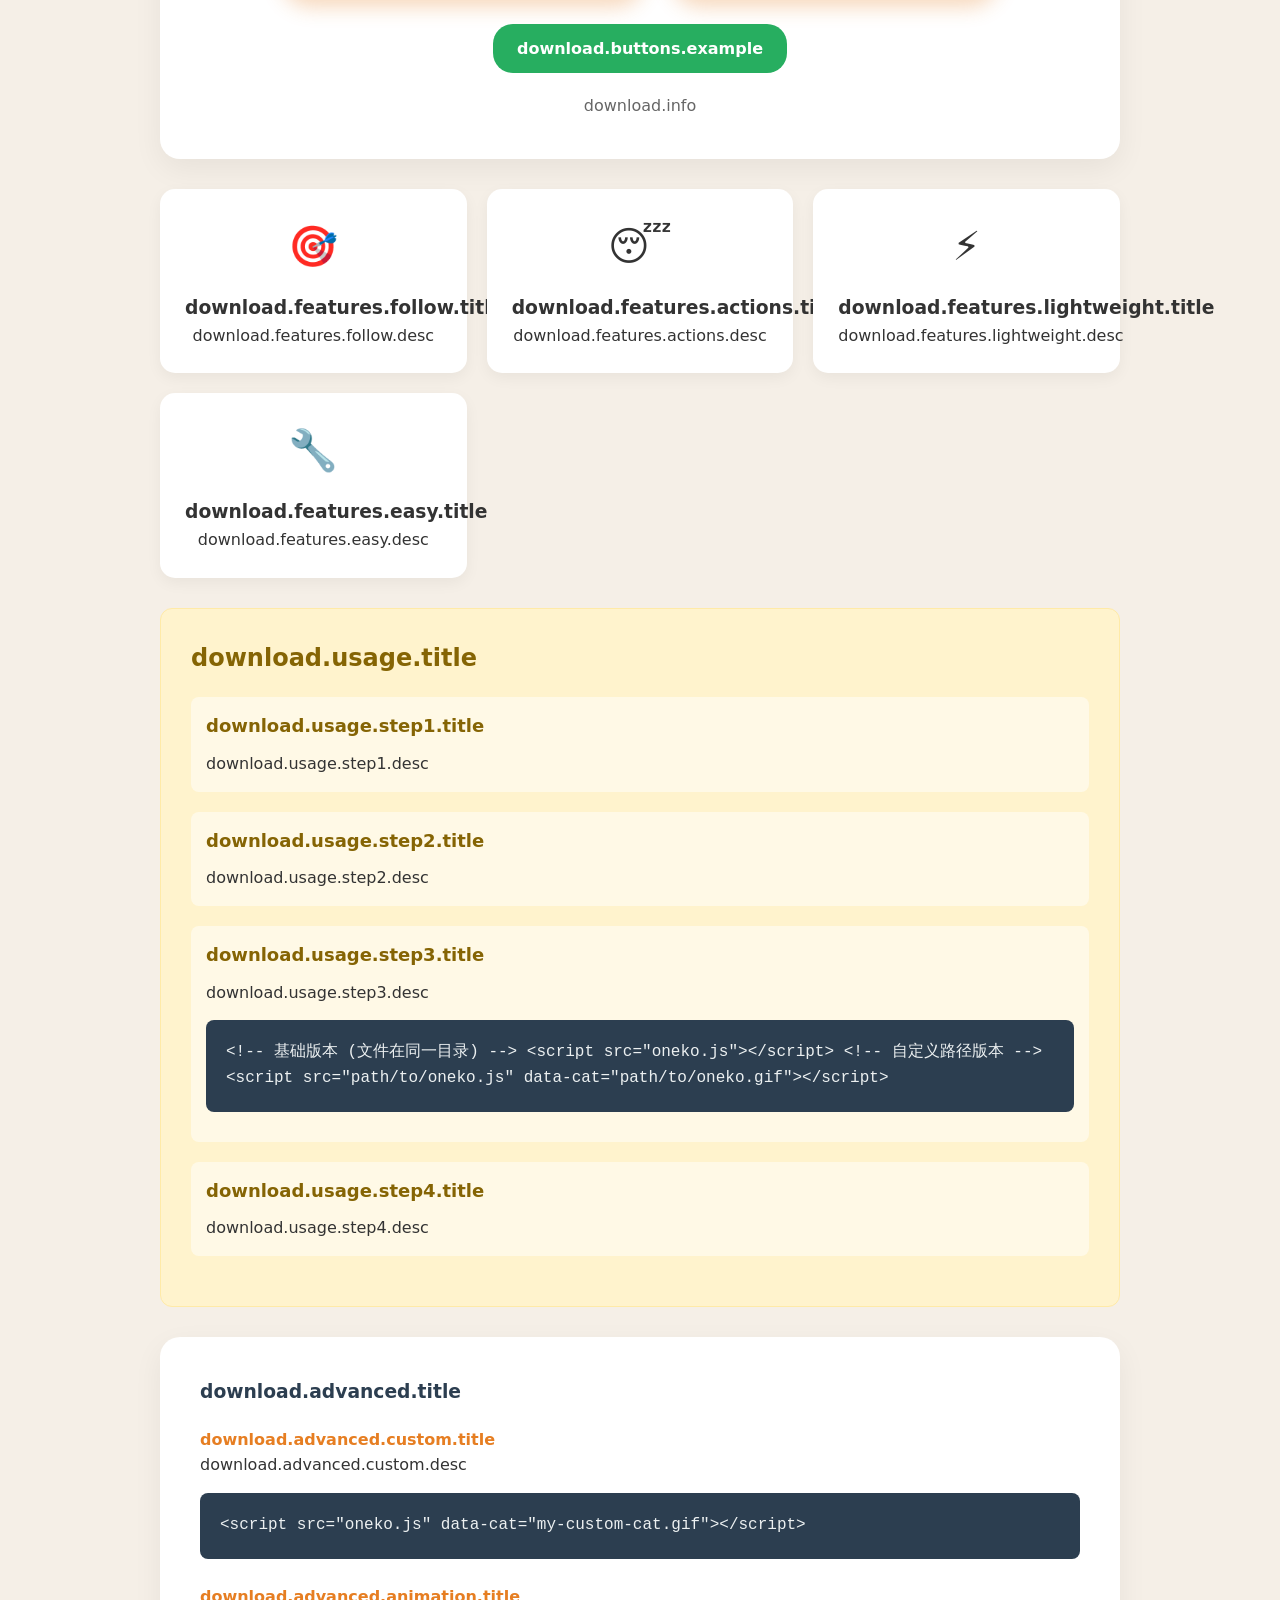
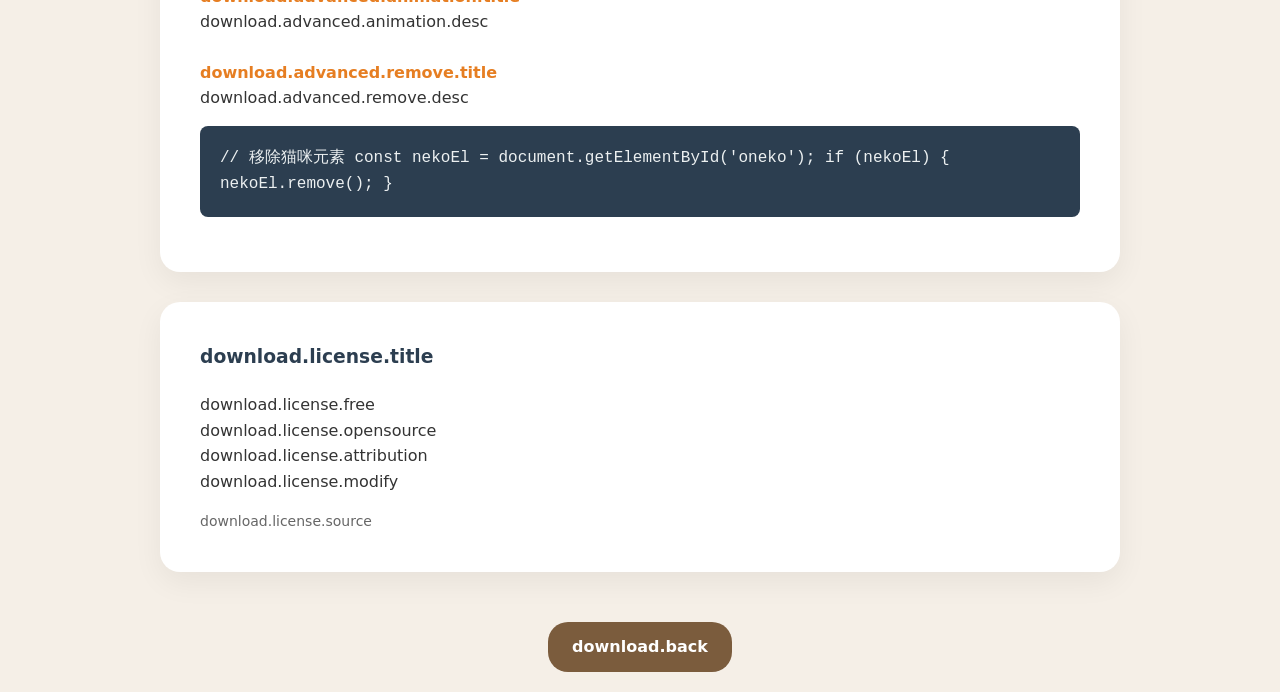
<file: desktop-pet-download.html>
<!DOCTYPE html>
<html lang="en">
<head>
    <!-- Google tag (gtag.js) -->
    <script async src="https://www.googletagmanager.com/gtag/js?id=G-R32LKV7L8L"></script>
    <script>
      window.dataLayer = window.dataLayer || [];
      function gtag(){dataLayer.push(arguments);}
      gtag('js', new Date());

      gtag('config', 'G-R32LKV7L8L');
    </script>
    
    <meta charset="UTF-8">
    <meta name="viewport" content="width=device-width, initial-scale=1.0">
    
    <!-- SEO Meta Tags -->
    <title data-i18n="download.title">🐾 Desktop Pet Cat Download - Happy Cat Tavern</title>
    <meta name="description" data-i18n-content="download.meta.description" content="Free download desktop pet cat for your website! Get oneko.js - classic pixel cat that follows mouse cursor. Easy integration, only 8KB, works on all browsers.">
    <meta name="keywords" content="desktop pet download, oneko.js download, free cat script, website pet, cursor follower download, pixel cat download, browser pet script">
    <meta name="author" content="Happy Cat Tavern">
    <meta name="robots" content="index, follow">
    <meta name="language" content="en">
    
    <!-- Open Graph / Facebook -->
    <meta property="og:type" content="website">
    <meta property="og:url" content="https://happycattavern.com/desktop-pet-download.html">
    <meta property="og:title" data-i18n-content="download.title" content="🐾 Desktop Pet Cat Download - Happy Cat Tavern">
    <meta property="og:description" data-i18n-content="download.meta.description" content="Free download desktop pet cat for your website! Get oneko.js - classic pixel cat that follows mouse cursor. Easy integration, only 8KB, works on all browsers.">
    <meta property="og:image" content="https://happycattavern.com/images/download-og.jpg">
    <meta property="og:image:width" content="1200">
    <meta property="og:image:height" content="630">
    <meta property="og:site_name" content="Happy Cat Tavern">
    
    <!-- Twitter -->
    <meta property="twitter:card" content="summary_large_image">
    <meta property="twitter:url" content="https://happycattavern.com/desktop-pet-download.html">
    <meta property="twitter:title" data-i18n-content="download.title" content="🐾 Desktop Pet Cat Download - Happy Cat Tavern">
    <meta property="twitter:description" data-i18n-content="download.meta.description" content="Free download desktop pet cat for your website! Get oneko.js - classic pixel cat that follows mouse cursor. Easy integration, only 8KB, works on all browsers.">
    <meta property="twitter:image" content="https://happycattavern.com/images/download-twitter.jpg">
    
    <!-- Canonical URL -->
    <link rel="canonical" href="https://happycattavern.com/desktop-pet-download.html">
    
    <!-- Alternate Languages -->
    <link rel="alternate" hreflang="en" href="https://happycattavern.com/desktop-pet-download.html">
    <link rel="alternate" hreflang="zh" href="https://happycattavern.com/desktop-pet-download.html?lang=zh">
    <link rel="alternate" hreflang="ko" href="https://happycattavern.com/desktop-pet-download.html?lang=ko">
    <link rel="alternate" hreflang="ja" href="https://happycattavern.com/desktop-pet-download.html?lang=ja">
    <link rel="alternate" hreflang="fr" href="https://happycattavern.com/desktop-pet-download.html?lang=fr">
    
    <!-- Structured Data -->
    <script type="application/ld+json">
    {
        "@context": "https://schema.org",
        "@type": "SoftwareApplication",
        "name": "Oneko.js - Desktop Pet Cat",
        "description": "Free JavaScript library to add a desktop pet cat to any website. The cat follows the mouse cursor with cute pixel animations.",
        "url": "https://happycattavern.com/desktop-pet-download.html",
        "downloadUrl": "https://happycattavern.com/oneko.js-main/oneko.js",
        "image": "https://happycattavern.com/images/oneko-icon.png",
        "applicationCategory": "WebApplication",
        "operatingSystem": "Any",
        "programmingLanguage": "JavaScript",
        "codeRepository": "https://github.com/adryd325/oneko.js",
        "license": "https://opensource.org/licenses/MIT",
        "offers": {
            "@type": "Offer",
            "price": "0",
            "priceCurrency": "USD",
            "availability": "https://schema.org/InStock"
        },
        "softwareRequirements": "Modern web browser with JavaScript support",
        "fileSize": "8KB",
        "softwareVersion": "1.0",
        "datePublished": "2024-01-01",
        "author": {
            "@type": "Organization",
            "name": "Happy Cat Tavern"
        },
        "isPartOf": {
            "@type": "WebSite",
            "name": "Happy Cat Tavern",
            "url": "https://happycattavern.com/"
        }
    }
    </script>
    
    <link rel="stylesheet" href="css/i18n.css">
    <style>
        * {
            margin: 0;
            padding: 0;
            box-sizing: border-box;
        }
        
        body {
            font-family: system-ui, -apple-system, "SF Pro", sans-serif;
            background-color: #f5efe7;
            color: #333;
            line-height: 1.6;
        }
        
        .container {
            max-width: 1000px;
            margin: 0 auto;
            padding: 20px;
        }
        
        .header {
            background: linear-gradient(135deg, #667eea 0%, #764ba2 100%);
            color: white;
            padding: 60px 40px;
            border-radius: 24px;
            text-align: center;
            margin-bottom: 40px;
            box-shadow: 0 10px 30px rgba(0, 0, 0, 0.1);
        }
        
        .header h1 {
            font-size: 48px;
            margin-bottom: 15px;
        }
        
        .header p {
            font-size: 20px;
            opacity: 0.9;
            max-width: 600px;
            margin: 0 auto;
        }
        
        .download-section {
            background: white;
            border-radius: 20px;
            padding: 40px;
            margin-bottom: 30px;
            box-shadow: 0 10px 30px rgba(0, 0, 0, 0.06);
        }
        
        .download-button {
            display: inline-block;
            background: linear-gradient(135deg, #e67e22, #f39c12);
            color: white;
            padding: 20px 40px;
            border-radius: 30px;
            text-decoration: none;
            font-weight: 600;
            font-size: 18px;
            transition: all 0.3s;
            box-shadow: 0 8px 20px rgba(230, 126, 34, 0.3);
            margin: 10px;
        }
        
        .download-button:hover {
            transform: translateY(-3px);
            box-shadow: 0 12px 25px rgba(230, 126, 34, 0.4);
        }
        
        .usage-guide {
            background: #fff3cd;
            border: 1px solid #ffeaa7;
            border-radius: 12px;
            padding: 30px;
            margin: 30px 0;
        }
        
        .usage-guide h3 {
            color: #856404;
            margin-bottom: 20px;
            font-size: 24px;
        }
        
        .step {
            margin-bottom: 20px;
            padding: 15px;
            background: rgba(255, 255, 255, 0.5);
            border-radius: 8px;
        }
        
        .step h4 {
            color: #856404;
            margin-bottom: 10px;
            font-size: 18px;
        }
        
        .code-block {
            background: #2c3e50;
            color: #ecf0f1;
            padding: 20px;
            border-radius: 8px;
            font-family: 'Courier New', monospace;
            margin: 15px 0;
            overflow-x: auto;
        }
        
        .features {
            display: grid;
            grid-template-columns: repeat(auto-fit, minmax(250px, 1fr));
            gap: 20px;
            margin: 30px 0;
        }
        
        .feature {
            background: white;
            padding: 25px;
            border-radius: 15px;
            box-shadow: 0 5px 15px rgba(0, 0, 0, 0.05);
            text-align: center;
        }
        
        .feature-icon {
            font-size: 40px;
            margin-bottom: 15px;
        }
        
        .back-link {
            display: inline-block;
            background: #7b5c3d;
            color: white;
            padding: 12px 24px;
            border-radius: 20px;
            text-decoration: none;
            font-weight: 600;
            transition: all 0.3s;
            margin-top: 20px;
        }
        
        .back-link:hover {
            background: #5d4429;
            transform: translateY(-2px);
        }
    </style>
</head>
<body>
    <!-- Navigation Bar -->
    <nav class="navbar">
        <div class="container nav-container">
            <div class="logo">
                <div class="logo-icon">
                    <svg class="cat-svg" viewBox="0 0 36 36" fill="none" xmlns="http://www.w3.org/2000/svg">
                        <path d="M18 3C13.5817 3 10 6.58172 10 11V15C8.89543 15 8 15.8954 8 17V21C8 22.1046 8.89543 23 10 23H10.1037C10.5486 27.3923 14.0393 31 18 31C21.9607 31 25.4514 27.3923 25.8964 23H26C27.1046 23 28 22.1046 28 21V17C28 15.8954 27.1046 15 26 15V11C26 6.58172 22.4183 3 18 3Z" fill="#E67E22"/>
                        <path d="M14 14C15.1046 14 16 13.1046 16 12C16 10.8954 15.1046 10 14 10C12.8954 10 12 10.8954 12 12C12 13.1046 12.8954 14 14 14Z" fill="#FFF"/>
                        <path d="M22 14C23.1046 14 24 13.1046 24 12C24 10.8954 23.1046 10 22 10C20.8954 10 20 10.8954 20 12C20 13.1046 20.8954 14 22 14Z" fill="#FFF"/>
                        <path d="M14.5 18.5C14.5 18.5 16 20 18 20C20 20 21.5 18.5 21.5 18.5" stroke="white" stroke-width="1.5" stroke-linecap="round"/>
                        <path d="M9 11C9 11 5 7 3 8C1 9 5 13.5 7 14.5" stroke="#E67E22" stroke-width="1.5" stroke-linecap="round"/>
                        <path d="M27 11C27 11 31 7 33 8C35 9 31 13.5 29 14.5" stroke="#E67E22" stroke-width="1.5" stroke-linecap="round"/>
                    </svg>
                </div>
                <h1>Happy Cat Tavern</h1>
            </div>
            <ul class="nav-links">
                <li>
                    <div class="language-selector">
                        <select id="languageSelect">
                            <option value="zh">🇨🇳 中文</option>
                            <option value="en" selected>🇺🇸 English</option>
                            <option value="ko">🇰🇷 한국어</option>
                            <option value="ja">🇯🇵 日本語</option>
                            <option value="fr">🇫🇷 Français</option>
                        </select>
                    </div>
                </li>
                <li><a href="index.html" class="back-button" data-i18n="nav.back">← Back to Games</a></li>
            </ul>
        </div>
    </nav>

    <div class="container">
        <!-- Header -->
        <div class="header">
            <h1 data-i18n="download.header.title">🐾 Desktop Pet Cat</h1>
            <p data-i18n="download.header.subtitle">免费下载经典桌面宠物猫咪，让可爱的像素猫陪伴你的网页浏览！</p>
        </div>

        <!-- Download Section -->
        <div class="download-section">
            <h2 style="text-align: center; margin-bottom: 30px; color: #2c3e50;" data-i18n="download.section.title">📥 立即下载</h2>
            
            <div style="text-align: center;">
                <a href="#" class="download-button" onclick="downloadFiles()" data-i18n="download.buttons.complete">
                    📦 下载完整包 (oneko.js + oneko.gif)
                </a>
                <a href="#" class="download-button" onclick="downloadSingleFile()" data-i18n="download.buttons.script">
                    📄 仅下载脚本 (oneko.js)
                </a>
                <br>
                <a href="oneko-example.html" target="_blank" style="display: inline-block; margin-top: 15px; background: #27ae60; color: white; padding: 12px 24px; border-radius: 20px; text-decoration: none; font-weight: 600;" data-i18n="download.buttons.example">
                    👀 查看使用示例
                </a>
            </div>
            
            <p style="text-align: center; margin-top: 20px; color: #666;" data-i18n="download.info">
                文件大小: 约8KB | 兼容所有现代浏览器 | 完全免费使用
            </p>
        </div>

        <!-- Features -->
        <div class="features">
            <div class="feature">
                <div class="feature-icon">🎯</div>
                <h3 data-i18n="download.features.follow.title">跟随鼠标</h3>
                <p data-i18n="download.features.follow.desc">小猫会智能跟随你的鼠标光标移动</p>
            </div>
            <div class="feature">
                <div class="feature-icon">😴</div>
                <h3 data-i18n="download.features.actions.title">可爱动作</h3>
                <p data-i18n="download.features.actions.desc">会睡觉、挠墙、休息等多种萌萌动作</p>
            </div>
            <div class="feature">
                <div class="feature-icon">⚡</div>
                <h3 data-i18n="download.features.lightweight.title">轻量级</h3>
                <p data-i18n="download.features.lightweight.desc">仅8KB大小，不影响网页加载速度</p>
            </div>
            <div class="feature">
                <div class="feature-icon">🔧</div>
                <h3 data-i18n="download.features.easy.title">易于集成</h3>
                <p data-i18n="download.features.easy.desc">一行代码即可添加到任何网页</p>
            </div>
        </div>

        <!-- Usage Guide -->
        <div class="usage-guide">
            <h3 data-i18n="download.usage.title">🚀 使用方法</h3>
            
            <div class="step">
                <h4 data-i18n="download.usage.step1.title">步骤 1: 下载文件</h4>
                <p data-i18n="download.usage.step1.desc">点击上方下载按钮，获取 <code>oneko.js</code> 和 <code>oneko.gif</code> 文件</p>
            </div>
            
            <div class="step">
                <h4 data-i18n="download.usage.step2.title">步骤 2: 上传到网站</h4>
                <p data-i18n="download.usage.step2.desc">将下载的文件上传到你的网站根目录或任意文件夹</p>
            </div>
            
            <div class="step">
                <h4 data-i18n="download.usage.step3.title">步骤 3: 添加代码</h4>
                <p data-i18n="download.usage.step3.desc">在你的HTML页面的 <code>&lt;/body&gt;</code> 标签前添加以下代码：</p>
                <div class="code-block">
&lt;!-- 基础版本 (文件在同一目录) --&gt;
&lt;script src="oneko.js"&gt;&lt;/script&gt;

&lt;!-- 自定义路径版本 --&gt;
&lt;script src="path/to/oneko.js" data-cat="path/to/oneko.gif"&gt;&lt;/script&gt;
                </div>
            </div>
            
            <div class="step">
                <h4 data-i18n="download.usage.step4.title">步骤 4: 享受效果</h4>
                <p data-i18n="download.usage.step4.desc">刷新页面，移动鼠标，小猫就会出现并跟随你的光标！</p>
            </div>
        </div>

        <!-- Advanced Usage -->
        <div class="download-section">
            <h3 style="color: #2c3e50; margin-bottom: 20px;" data-i18n="download.advanced.title">🔧 高级用法</h3>
            
            <h4 style="color: #e67e22;" data-i18n="download.advanced.custom.title">自定义猫咪图片</h4>
            <p data-i18n="download.advanced.custom.desc">你可以替换 <code>oneko.gif</code> 为自己的32x32像素精灵图：</p>
            <div class="code-block">
&lt;script src="oneko.js" data-cat="my-custom-cat.gif"&gt;&lt;/script&gt;
            </div>
            
            <h4 style="color: #e67e22; margin-top: 25px;" data-i18n="download.advanced.animation.title">检查是否支持动画</h4>
            <p data-i18n="download.advanced.animation.desc">脚本会自动检测用户的动画偏好设置，如果用户设置了"减少动画"，猫咪不会出现。</p>
            
            <h4 style="color: #e67e22; margin-top: 25px;" data-i18n="download.advanced.remove.title">移除猫咪</h4>
            <p data-i18n="download.advanced.remove.desc">如果需要动态移除猫咪，可以使用以下JavaScript代码：</p>
            <div class="code-block">
// 移除猫咪元素
const nekoEl = document.getElementById('oneko');
if (nekoEl) {
    nekoEl.remove();
}
            </div>
        </div>

        <!-- License -->
        <div class="download-section">
            <h3 style="color: #2c3e50; margin-bottom: 20px;" data-i18n="download.license.title">📜 使用许可</h3>
            <p data-i18n="download.license.free">✅ <strong>完全免费</strong> - 个人和商业用途均可免费使用</p>
            <p data-i18n="download.license.opensource">✅ <strong>开源项目</strong> - 基于MIT许可证</p>
            <p data-i18n="download.license.attribution">✅ <strong>无需署名</strong> - 不强制要求，但感谢提及</p>
            <p data-i18n="download.license.modify">✅ <strong>可以修改</strong> - 允许修改和定制</p>
            <p style="margin-top: 15px; font-size: 14px; color: #666;" data-i18n="download.license.source">
                原项目: <a href="https://github.com/adryd325/oneko.js" target="_blank">oneko.js by adryd325</a>
            </p>
        </div>

        <div style="text-align: center;">
            <a href="index.html" class="back-link" data-i18n="download.back">← 返回游戏主页</a>
        </div>
    </div>

    <script src="js/i18n.js"></script>
    <script>
        // 初始化多语言系统
        const i18n = new I18n();
        i18n.init();
        
        function downloadFiles() {
            // 创建下载链接
            const files = [
                { name: 'oneko.js', path: 'oneko.js-main/oneko.js' },
                { name: 'oneko.gif', path: 'oneko.js-main/oneko.gif' }
            ];
            
            files.forEach(file => {
                const link = document.createElement('a');
                link.href = file.path;
                link.download = file.name;
                link.style.display = 'none';
                document.body.appendChild(link);
                link.click();
                document.body.removeChild(link);
            });
            
            alert(i18n.t('download.alerts.complete'));
        }
        
        function downloadSingleFile() {
            const link = document.createElement('a');
            link.href = 'oneko.js-main/oneko.js';
            link.download = 'oneko.js';
            link.style.display = 'none';
            document.body.appendChild(link);
            link.click();
            document.body.removeChild(link);
            
            alert(i18n.t('download.alerts.single'));
        }
    </script>
</body>
</html>
</file>
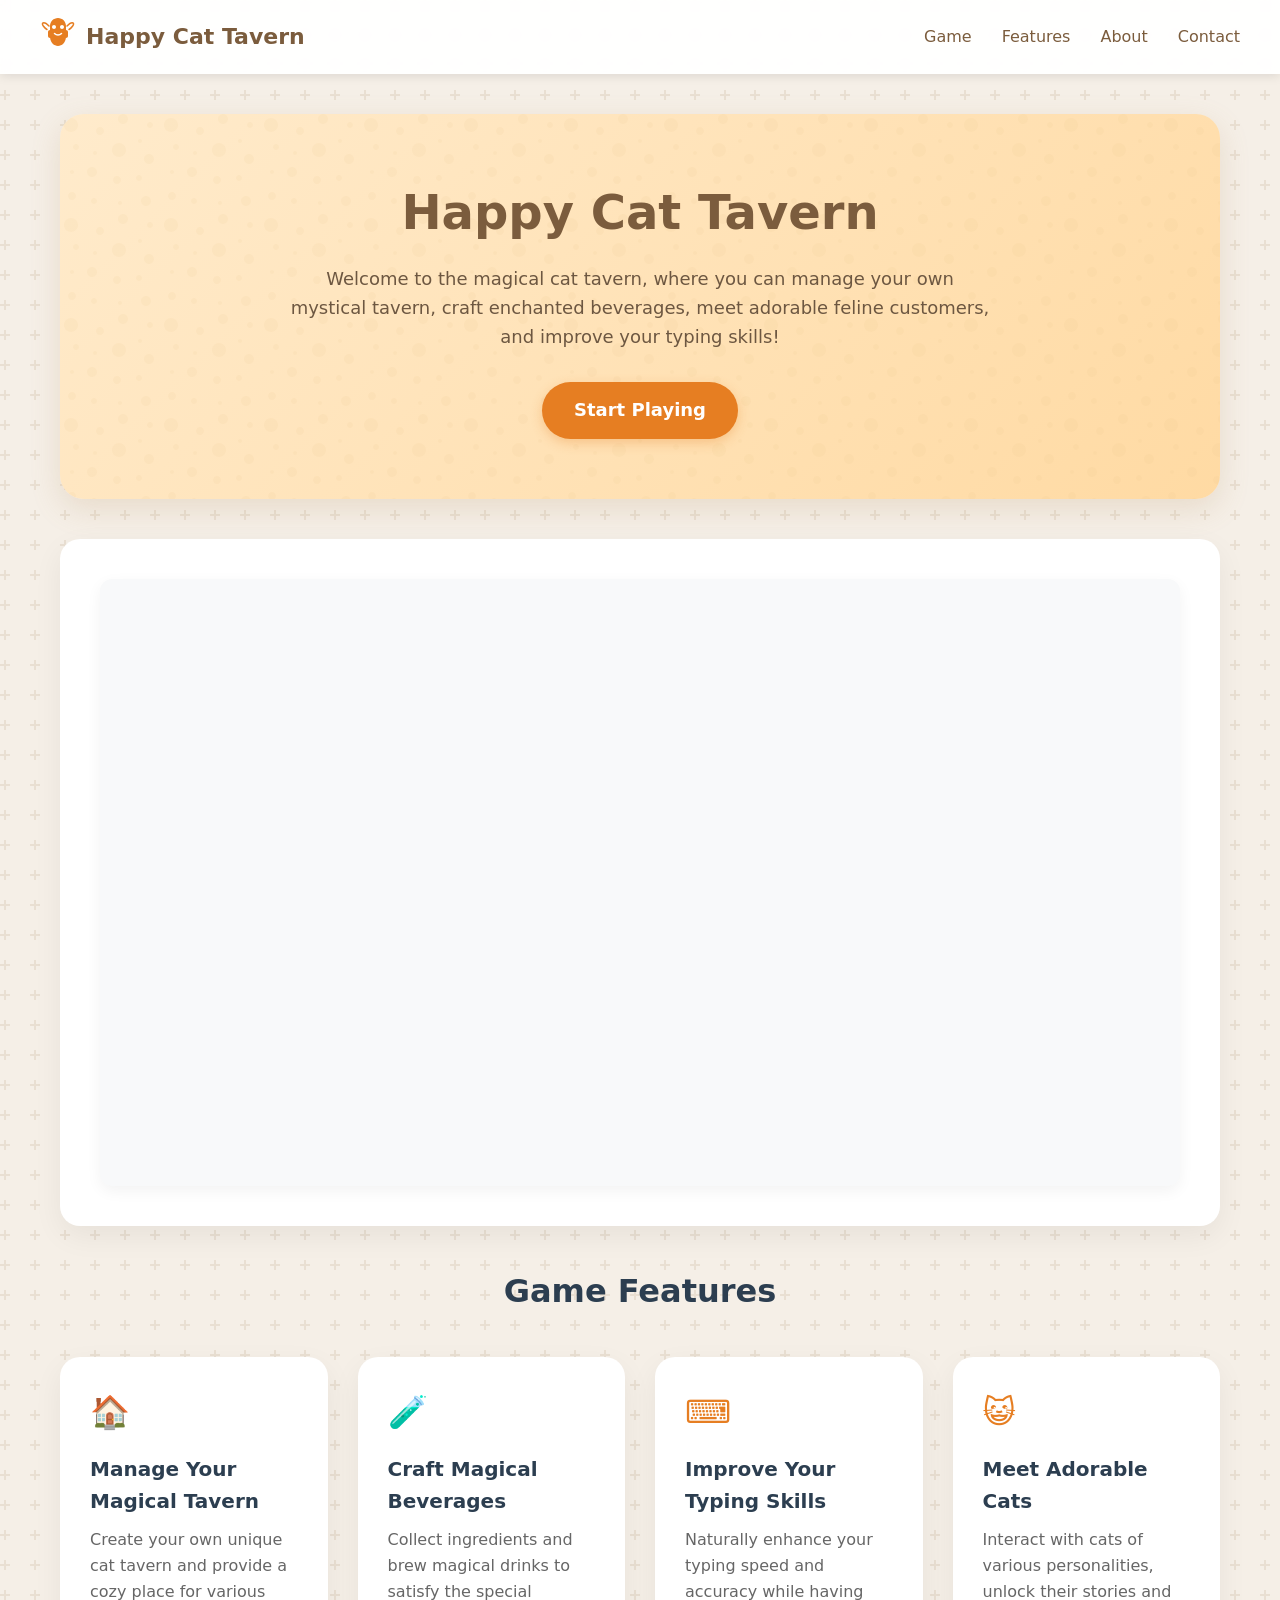
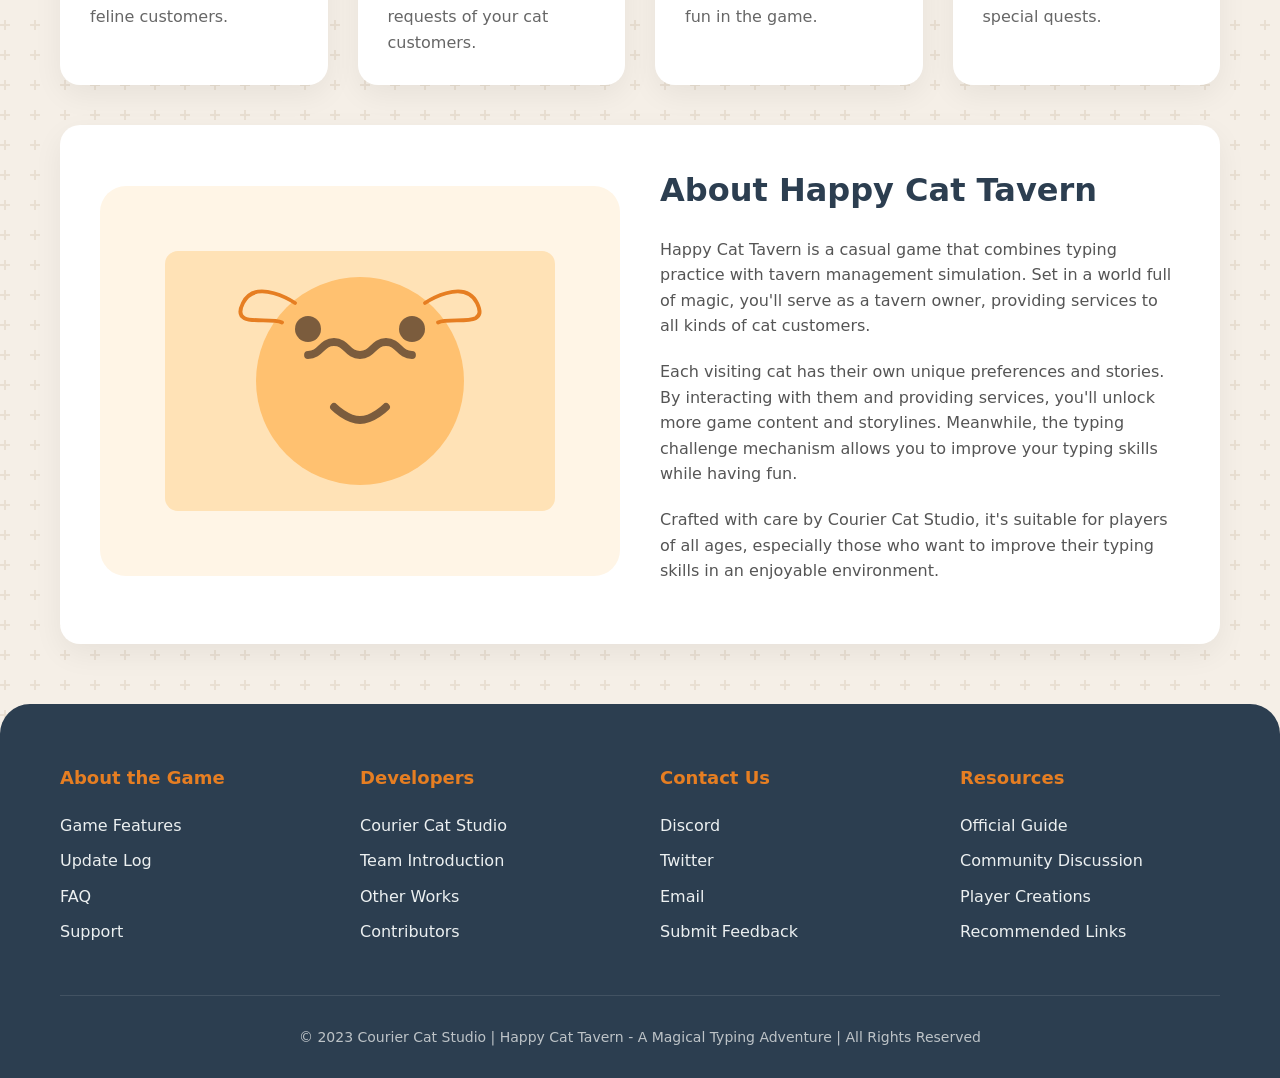
<file: happycattavern.html>
<!DOCTYPE html>
<html lang="en">
<head>
    <meta charset="UTF-8">
    <meta name="viewport" content="width=device-width, initial-scale=1.0">
    <title>Happy Cat Tavern - A Magical Typing Adventure</title>
    <style>
        * {
            margin: 0;
            padding: 0;
            box-sizing: border-box;
        }
        
        body {
            font-family: system-ui, -apple-system, "SF Pro", sans-serif;
            background-color: #f5efe7;
            background-image: url("data:image/svg+xml,%3Csvg width='60' height='60' viewBox='0 0 60 60' xmlns='http://www.w3.org/2000/svg'%3E%3Cg fill='none' fill-rule='evenodd'%3E%3Cg fill='%23d8c9b2' fill-opacity='0.4'%3E%3Cpath d='M36 34v-4h-2v4h-4v2h4v4h2v-4h4v-2h-4zm0-30V0h-2v4h-4v2h4v4h2V6h4V4h-4zM6 34v-4H4v4H0v2h4v4h2v-4h4v-2H6zM6 4V0H4v4H0v2h4v4h2V6h4V4H6z'/%3E%3C/g%3E%3C/g%3E%3C/svg%3E");
            color: #333;
            line-height: 1.6;
        }
        
        .container {
            max-width: 1200px;
            margin: 0 auto;
            padding: 0 20px;
        }
        
        /* 导航栏 */
        .navbar {
            background-color: rgba(255, 255, 255, 0.95);
            box-shadow: 0 2px 10px rgba(0, 0, 0, 0.1);
            position: sticky;
            top: 0;
            z-index: 100;
            backdrop-filter: blur(5px);
            -webkit-backdrop-filter: blur(5px);
        }
        
        .nav-container {
            display: flex;
            justify-content: space-between;
            align-items: center;
            padding: 15px 0;
        }
        
        .logo {
            display: flex;
            align-items: center;
        }
        
        .logo-icon {
            margin-right: 10px;
        }
        
        .logo h1 {
            font-size: 22px;
            font-weight: 600;
            color: #7b5c3d;
        }
        
        .nav-links {
            display: flex;
            list-style: none;
        }
        
        .nav-links li {
            margin-left: 30px;
        }
        
        .nav-links a {
            color: #7b5c3d;
            text-decoration: none;
            font-weight: 500;
            transition: color 0.3s;
            font-size: 16px;
        }
        
        .nav-links a:hover {
            color: #e67e22;
        }
        
        /* 英雄区域 */
        .hero {
            background: linear-gradient(135deg, #ffebcc 0%, #ffdaa3 100%);
            border-radius: 24px;
            margin: 40px 0;
            padding: 60px 40px;
            text-align: center;
            box-shadow: 0 10px 30px rgba(180, 142, 90, 0.2);
            position: relative;
            overflow: hidden;
        }
        
        .hero::before {
            content: "";
            position: absolute;
            top: 0;
            left: 0;
            width: 100%;
            height: 100%;
            background-image: url("data:image/svg+xml,%3Csvg width='100' height='100' viewBox='0 0 100 100' xmlns='http://www.w3.org/2000/svg'%3E%3Cpath d='M11 18c3.866 0 7-3.134 7-7s-3.134-7-7-7-7 3.134-7 7 3.134 7 7 7zm48 25c3.866 0 7-3.134 7-7s-3.134-7-7-7-7 3.134-7 7 3.134 7 7 7zm-43-7c1.657 0 3-1.343 3-3s-1.343-3-3-3-3 1.343-3 3 1.343 3 3 3zm63 31c1.657 0 3-1.343 3-3s-1.343-3-3-3-3 1.343-3 3 1.343 3 3 3zM34 90c1.657 0 3-1.343 3-3s-1.343-3-3-3-3 1.343-3 3 1.343 3 3 3zm56-76c1.657 0 3-1.343 3-3s-1.343-3-3-3-3 1.343-3 3 1.343 3 3 3zM12 86c2.21 0 4-1.79 4-4s-1.79-4-4-4-4 1.79-4 4 1.79 4 4 4zm28-65c2.21 0 4-1.79 4-4s-1.79-4-4-4-4 1.79-4 4 1.79 4 4 4zm23-11c2.76 0 5-2.24 5-5s-2.24-5-5-5-5 2.24-5 5 2.24 5 5 5zm-6 60c2.21 0 4-1.79 4-4s-1.79-4-4-4-4 1.79-4 4 1.79 4 4 4zm29 22c2.76 0 5-2.24 5-5s-2.24-5-5-5-5 2.24-5 5 2.24 5 5 5zM32 63c2.76 0 5-2.24 5-5s-2.24-5-5-5-5 2.24-5 5 2.24 5 5 5zm57-13c2.76 0 5-2.24 5-5s-2.24-5-5-5-5 2.24-5 5 2.24 5 5 5zm-9-21c1.105 0 2-.895 2-2s-.895-2-2-2-2 .895-2 2 .895 2 2 2zM60 91c1.105 0 2-.895 2-2s-.895-2-2-2-2 .895-2 2 .895 2 2 2zM35 41c1.105 0 2-.895 2-2s-.895-2-2-2-2 .895-2 2 .895 2 2 2zM12 60c1.105 0 2-.895 2-2s-.895-2-2-2-2 .895-2 2 .895 2 2 2z' fill='%23e6bc84' fill-opacity='0.2' fill-rule='evenodd'/%3E%3C/svg%3E");
            opacity: 0.5;
        }
        
        .hero-content {
            position: relative;
            z-index: 1;
        }
        
        .hero h2 {
            font-size: 48px;
            font-weight: 700;
            color: #7b5c3d;
            margin-bottom: 15px;
        }
        
        .hero p {
            font-size: 18px;
            color: #6d5741;
            max-width: 700px;
            margin: 0 auto 30px;
        }
        
        .cta-button {
            display: inline-block;
            background: #e67e22;
            color: white;
            padding: 14px 32px;
            border-radius: 30px;
            text-decoration: none;
            font-weight: 600;
            font-size: 18px;
            transition: transform 0.3s, box-shadow 0.3s;
            box-shadow: 0 4px 12px rgba(230, 126, 34, 0.3);
        }
        
        .cta-button:hover {
            transform: translateY(-3px);
            box-shadow: 0 8px 20px rgba(230, 126, 34, 0.4);
        }
        
        /* 游戏框架 */
        .game-section {
            background: white;
            border-radius: 20px;
            box-shadow: 0 10px 30px rgba(0, 0, 0, 0.06);
            padding: 40px;
            margin: 40px 0;
        }
        
        .game-embed {
            position: relative;
            padding-bottom: 56.25%;
            background: #f8f9fa;
            border-radius: 12px;
            overflow: hidden;
            box-shadow: 0 5px 15px rgba(0, 0, 0, 0.05);
        }
        
        .game-embed iframe {
            position: absolute;
            top: 0;
            left: 0;
            width: 100%;
            height: 100%;
            border: none;
        }
        
        /* 特性部分 */
        .features-section {
            display: grid;
            grid-template-columns: repeat(auto-fit, minmax(250px, 1fr));
            gap: 30px;
            margin: 40px 0;
        }
        
        .feature-card {
            background: white;
            border-radius: 20px;
            padding: 30px;
            box-shadow: 0 10px 30px rgba(0, 0, 0, 0.06);
            transition: transform 0.3s, box-shadow 0.3s;
        }
        
        .feature-card:hover {
            transform: translateY(-5px);
            box-shadow: 0 15px 35px rgba(0, 0, 0, 0.1);
        }
        
        .feature-icon {
            font-size: 32px;
            color: #e67e22;
            margin-bottom: 15px;
        }
        
        .feature-card h3 {
            font-size: 20px;
            font-weight: 600;
            color: #2c3e50;
            margin-bottom: 10px;
        }
        
        .feature-card p {
            color: #666;
            font-size: 16px;
        }
        
        /* 关于部分 */
        .about-section {
            background: white;
            border-radius: 20px;
            padding: 40px;
            margin: 40px 0;
            box-shadow: 0 10px 30px rgba(0, 0, 0, 0.06);
            display: grid;
            grid-template-columns: 1fr 1fr;
            gap: 40px;
            align-items: center;
        }
        
        .about-image {
            width: 100%;
            border-radius: 12px;
            box-shadow: 0 10px 30px rgba(0, 0, 0, 0.1);
        }
        
        .about-content h2 {
            font-size: 32px;
            font-weight: 700;
            color: #2c3e50;
            margin-bottom: 20px;
        }
        
        .about-content p {
            color: #555;
            margin-bottom: 20px;
            font-size: 16px;
        }
        
        /* 页脚 */
        .footer {
            background: #2c3e50;
            color: white;
            padding: 60px 0 30px;
            margin-top: 60px;
            border-top-left-radius: 30px;
            border-top-right-radius: 30px;
        }
        
        .footer-content {
            display: grid;
            grid-template-columns: repeat(auto-fit, minmax(200px, 1fr));
            gap: 40px;
            margin-bottom: 40px;
        }
        
        .footer-column h3 {
            font-size: 18px;
            margin-bottom: 20px;
            color: #e67e22;
        }
        
        .footer-links {
            list-style: none;
        }
        
        .footer-links li {
            margin-bottom: 10px;
        }
        
        .footer-links a {
            color: #ecf0f1;
            text-decoration: none;
            transition: color 0.3s;
        }
        
        .footer-links a:hover {
            color: #e67e22;
        }
        
        .footer-bottom {
            text-align: center;
            padding-top: 30px;
            border-top: 1px solid rgba(255, 255, 255, 0.1);
            color: #bdc3c7;
            font-size: 14px;
        }
        
        /* 响应式设计 */
        @media (max-width: 768px) {
            .about-section {
                grid-template-columns: 1fr;
            }
            
            .hero h2 {
                font-size: 36px;
            }
            
            .nav-links {
                display: none;
            }
        }
        
        /* 猫咪图标 SVG */
        .cat-svg {
            width: 36px;
            height: 36px;
        }
    </style>
</head>
<body>
    <!-- Navigation Bar -->
    <nav class="navbar">
        <div class="container nav-container">
            <div class="logo">
                <div class="logo-icon">
                    <svg class="cat-svg" viewBox="0 0 36 36" fill="none" xmlns="http://www.w3.org/2000/svg">
                        <path d="M18 3C13.5817 3 10 6.58172 10 11V15C8.89543 15 8 15.8954 8 17V21C8 22.1046 8.89543 23 10 23H10.1037C10.5486 27.3923 14.0393 31 18 31C21.9607 31 25.4514 27.3923 25.8964 23H26C27.1046 23 28 22.1046 28 21V17C28 15.8954 27.1046 15 26 15V11C26 6.58172 22.4183 3 18 3Z" fill="#E67E22"/>
                        <path d="M14 14C15.1046 14 16 13.1046 16 12C16 10.8954 15.1046 10 14 10C12.8954 10 12 10.8954 12 12C12 13.1046 12.8954 14 14 14Z" fill="#FFF"/>
                        <path d="M22 14C23.1046 14 24 13.1046 24 12C24 10.8954 23.1046 10 22 10C20.8954 10 20 10.8954 20 12C20 13.1046 20.8954 14 22 14Z" fill="#FFF"/>
                        <path d="M14.5 18.5C14.5 18.5 16 20 18 20C20 20 21.5 18.5 21.5 18.5" stroke="white" stroke-width="1.5" stroke-linecap="round"/>
                        <path d="M9 11C9 11 5 7 3 8C1 9 5 13.5 7 14.5" stroke="#E67E22" stroke-width="1.5" stroke-linecap="round"/>
                        <path d="M27 11C27 11 31 7 33 8C35 9 31 13.5 29 14.5" stroke="#E67E22" stroke-width="1.5" stroke-linecap="round"/>
                    </svg>
                </div>
                <h1>Happy Cat Tavern</h1>
            </div>
            <ul class="nav-links">
                <li><a href="#game">Game</a></li>
                <li><a href="#features">Features</a></li>
                <li><a href="#about">About</a></li>
                <li><a href="#contact">Contact</a></li>
            </ul>
        </div>
    </nav>

    <!-- Hero Section -->
    <div class="container">
        <div class="hero">
            <div class="hero-content">
                <h2>Happy Cat Tavern</h2>
                <p>Welcome to the magical cat tavern, where you can manage your own mystical tavern, craft enchanted beverages, meet adorable feline customers, and improve your typing skills!</p>
                <a href="#game" class="cta-button">Start Playing</a>
            </div>
        </div>

        <!-- Game Embed Section -->
        <div class="game-section" id="game">
            <div class="game-embed">
                <iframe src="https://itch.io/embed/1287766">
                    <a href="https://couriercatstudio.itch.io/happy-cat-tavern">
                        Happy Cat Tavern: Typing Challenge by Courier Cat Studio
                    </a>
                </iframe>
            </div>
        </div>

        <!-- Features Section -->
        <h2 style="text-align: center; font-size: 32px; color: #2c3e50; margin-bottom: 30px;" id="features">Game Features</h2>
        <div class="features-section">
            <div class="feature-card">
                <div class="feature-icon">🏠</div>
                <h3>Manage Your Magical Tavern</h3>
                <p>Create your own unique cat tavern and provide a cozy place for various feline customers.</p>
            </div>
            <div class="feature-card">
                <div class="feature-icon">🧪</div>
                <h3>Craft Magical Beverages</h3>
                <p>Collect ingredients and brew magical drinks to satisfy the special requests of your cat customers.</p>
            </div>
            <div class="feature-card">
                <div class="feature-icon">⌨️</div>
                <h3>Improve Your Typing Skills</h3>
                <p>Naturally enhance your typing speed and accuracy while having fun in the game.</p>
            </div>
            <div class="feature-card">
                <div class="feature-icon">😺</div>
                <h3>Meet Adorable Cats</h3>
                <p>Interact with cats of various personalities, unlock their stories and special quests.</p>
            </div>
        </div>

        <!-- About Section -->
        <div class="about-section" id="about">
            <div>
                <svg width="100%" height="auto" viewBox="0 0 400 300" fill="none" xmlns="http://www.w3.org/2000/svg">
                    <rect width="400" height="300" rx="20" fill="#FFF5E6"/>
                    <rect x="50" y="50" width="300" height="200" rx="10" fill="#FFE2B6"/>
                    <circle cx="200" cy="150" r="80" fill="#FFC170"/>
                    <path d="M160 130C170 130 170 120 180 120C190 120 190 130 200 130C210 130 210 120 220 120C230 120 230 130 240 130" stroke="#7B5C3D" stroke-width="6" stroke-linecap="round"/>
                    <circle cx="160" cy="110" r="10" fill="#7B5C3D"/>
                    <circle cx="240" cy="110" r="10" fill="#7B5C3D"/>
                    <path d="M180 170C180 170 190 180 200 180C210 180 220 170 220 170" stroke="#7B5C3D" stroke-width="6" stroke-linecap="round"/>
                    <path d="M150 90C150 90 120 70 110 90C100 110 130 100 140 105" stroke="#E67E22" stroke-width="3" stroke-linecap="round"/>
                    <path d="M250 90C250 90 280 70 290 90C300 110 270 100 260 105" stroke="#E67E22" stroke-width="3" stroke-linecap="round"/>
                </svg>
            </div>
            <div class="about-content">
                <h2>About Happy Cat Tavern</h2>
                <p>Happy Cat Tavern is a casual game that combines typing practice with tavern management simulation. Set in a world full of magic, you'll serve as a tavern owner, providing services to all kinds of cat customers.</p>
                <p>Each visiting cat has their own unique preferences and stories. By interacting with them and providing services, you'll unlock more game content and storylines. Meanwhile, the typing challenge mechanism allows you to improve your typing skills while having fun.</p>
                <p>Crafted with care by Courier Cat Studio, it's suitable for players of all ages, especially those who want to improve their typing skills in an enjoyable environment.</p>
            </div>
        </div>
    </div>

    <!-- Footer -->
    <footer class="footer" id="contact">
        <div class="container">
            <div class="footer-content">
                <div class="footer-column">
                    <h3>About the Game</h3>
                    <ul class="footer-links">
                        <li><a href="#">Game Features</a></li>
                        <li><a href="#">Update Log</a></li>
                        <li><a href="#">FAQ</a></li>
                        <li><a href="#">Support</a></li>
                    </ul>
                </div>
                <div class="footer-column">
                    <h3>Developers</h3>
                    <ul class="footer-links">
                        <li><a href="https://couriercatstudio.itch.io/happy-cat-tavern">Courier Cat Studio</a></li>
                        <li><a href="#">Team Introduction</a></li>
                        <li><a href="#">Other Works</a></li>
                        <li><a href="#">Contributors</a></li>
                    </ul>
                </div>
                <div class="footer-column">
                    <h3>Contact Us</h3>
                    <ul class="footer-links">
                        <li><a href="#">Discord</a></li>
                        <li><a href="#">Twitter</a></li>
                        <li><a href="#">Email</a></li>
                        <li><a href="#">Submit Feedback</a></li>
                    </ul>
                </div>
                <div class="footer-column">
                    <h3>Resources</h3>
                    <ul class="footer-links">
                        <li><a href="#">Official Guide</a></li>
                        <li><a href="#">Community Discussion</a></li>
                        <li><a href="#">Player Creations</a></li>
                        <li><a href="#">Recommended Links</a></li>
                    </ul>
                </div>
            </div>
            <div class="footer-bottom">
                <p>&copy; 2023 Courier Cat Studio | Happy Cat Tavern - A Magical Typing Adventure | All Rights Reserved</p>
            </div>
        </div>
    </footer>
</body>
</html>
</file>
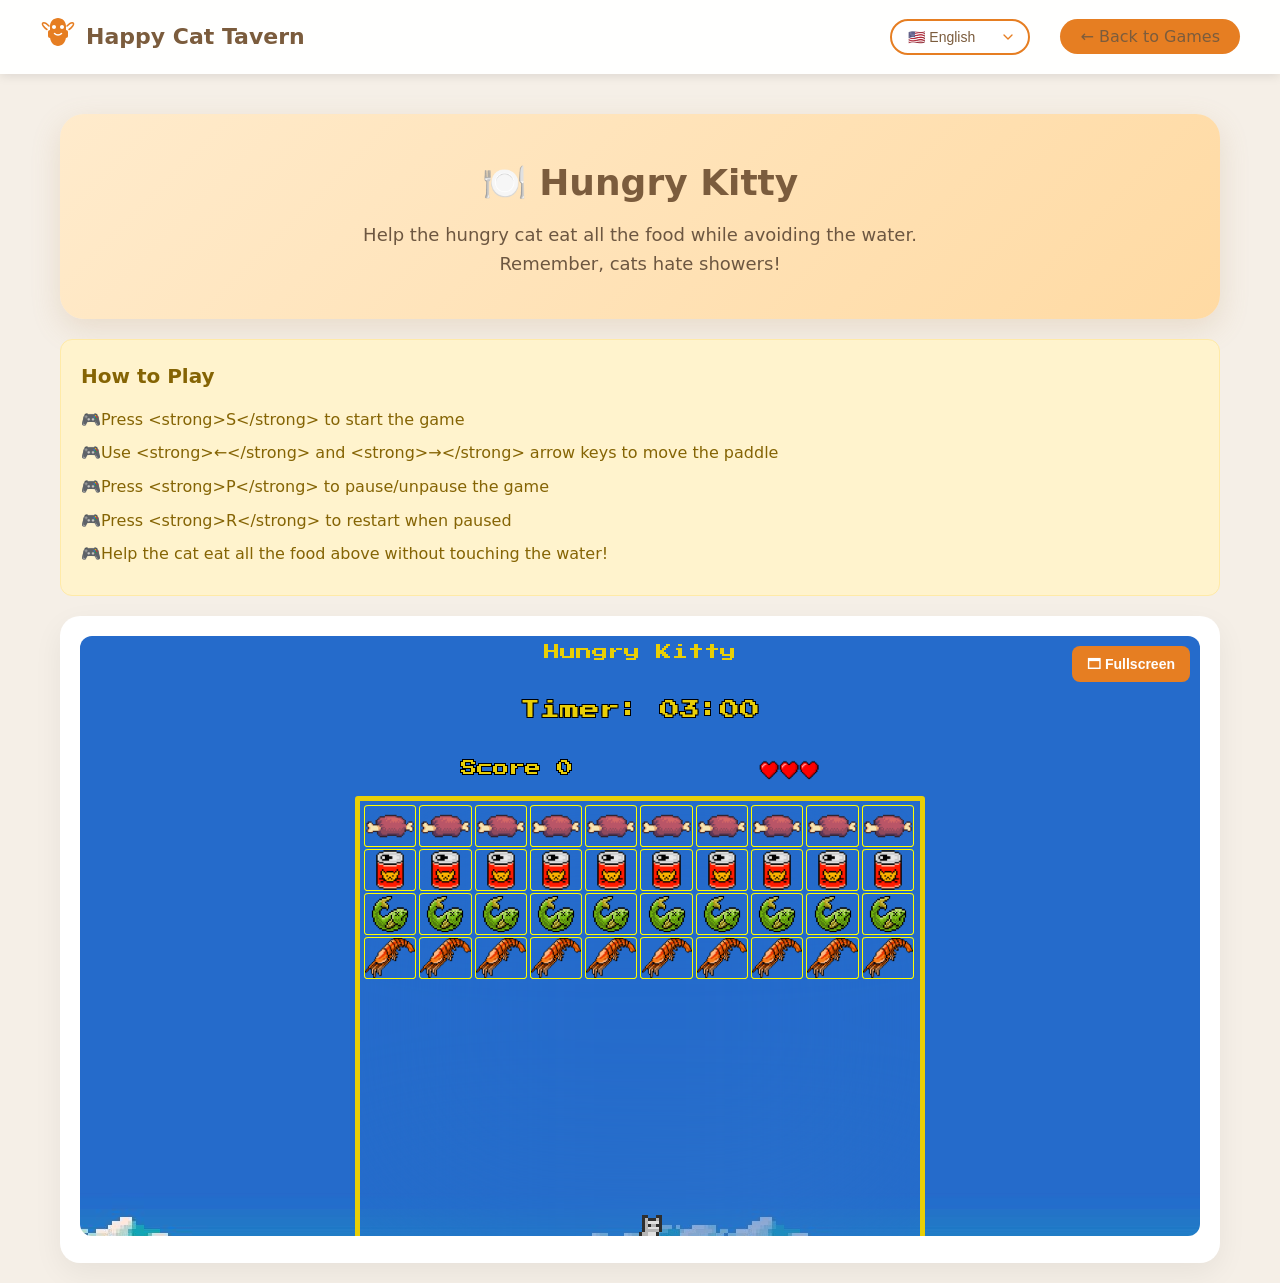
<file: hungry-kitty.html>
<!DOCTYPE html>
<html lang="en">
<head>
    <!-- Google tag (gtag.js) -->
    <script async src="https://www.googletagmanager.com/gtag/js?id=G-R32LKV7L8L"></script>
    <script>
      window.dataLayer = window.dataLayer || [];
      function gtag(){dataLayer.push(arguments);}
      gtag('js', new Date());

      gtag('config', 'G-R32LKV7L8L');
    </script>
    
    <meta charset="UTF-8">
    <meta name="viewport" content="width=device-width, initial-scale=1.0">
    
    <!-- SEO Meta Tags -->
    <title data-i18n="hungry.title">🍽️ Hungry Kitty - Happy Cat Tavern</title>
    <meta name="description" data-i18n-content="hungry.meta.description" content="Feed the hungry cat and watch it grow! Adorable cat feeding game where you collect food and take care of your virtual pet. Fun and relaxing gameplay.">
    <meta name="keywords" content="hungry kitty, cat feeding game, pet care game, virtual pet, cat simulator, feeding game, cute cat, casual game, browser game">
    <meta name="author" content="Happy Cat Tavern">
    <meta name="robots" content="index, follow">
    <meta name="language" content="en">
    
    <!-- Open Graph / Facebook -->
    <meta property="og:type" content="website">
    <meta property="og:url" content="https://happycattavern.com/hungry-kitty.html">
    <meta property="og:title" data-i18n-content="hungry.title" content="🍽️ Hungry Kitty - Happy Cat Tavern">
    <meta property="og:description" data-i18n-content="hungry.meta.description" content="Feed the hungry cat and watch it grow! Adorable cat feeding game where you collect food and take care of your virtual pet. Fun and relaxing gameplay.">
    <meta property="og:image" content="https://happycattavern.com/images/hungry-kitty-og.jpg">
    <meta property="og:image:width" content="1200">
    <meta property="og:image:height" content="630">
    <meta property="og:site_name" content="Happy Cat Tavern">
    
    <!-- Twitter -->
    <meta property="twitter:card" content="summary_large_image">
    <meta property="twitter:url" content="https://happycattavern.com/hungry-kitty.html">
    <meta property="twitter:title" data-i18n-content="hungry.title" content="🍽️ Hungry Kitty - Happy Cat Tavern">
    <meta property="twitter:description" data-i18n-content="hungry.meta.description" content="Feed the hungry cat and watch it grow! Adorable cat feeding game where you collect food and take care of your virtual pet. Fun and relaxing gameplay.">
    <meta property="twitter:image" content="https://happycattavern.com/images/hungry-kitty-twitter.jpg">
    
    <!-- Canonical URL -->
    <link rel="canonical" href="https://happycattavern.com/hungry-kitty.html">
    
    <!-- Alternate Languages -->
    <link rel="alternate" hreflang="en" href="https://happycattavern.com/hungry-kitty.html">
    <link rel="alternate" hreflang="zh" href="https://happycattavern.com/hungry-kitty.html?lang=zh">
    <link rel="alternate" hreflang="ko" href="https://happycattavern.com/hungry-kitty.html?lang=ko">
    <link rel="alternate" hreflang="ja" href="https://happycattavern.com/hungry-kitty.html?lang=ja">
    <link rel="alternate" hreflang="fr" href="https://happycattavern.com/hungry-kitty.html?lang=fr">
    
    <!-- Structured Data -->
    <script type="application/ld+json">
    {
        "@context": "https://schema.org",
        "@type": "Game",
        "name": "Hungry Kitty",
        "description": "A delightful cat feeding game where you take care of a hungry kitten by collecting food and watching it grow. Perfect for cat lovers who enjoy casual pet simulation games.",
        "url": "https://happycattavern.com/hungry-kitty.html",
        "image": "https://happycattavern.com/images/hungry-kitty-screenshot.jpg",
        "genre": ["Simulation", "Casual", "Pet Care"],
        "gamePlatform": "Web Browser",
        "operatingSystem": "Any",
        "applicationCategory": "Game",
        "offers": {
            "@type": "Offer",
            "price": "0",
            "priceCurrency": "USD"
        },
        "aggregateRating": {
            "@type": "AggregateRating",
            "ratingValue": "4.7",
            "ratingCount": "1120"
        },
        "isPartOf": {
            "@type": "WebSite",
            "name": "Happy Cat Tavern",
            "url": "https://happycattavern.com/"
        }
    }
    </script>
    
    <link rel="icon" type="image/x-icon" href="cat-game-master/icon.png">
    <link rel="stylesheet" href="css/i18n.css">
    <style>
        * {
            margin: 0;
            padding: 0;
            box-sizing: border-box;
        }
        
        body {
            font-family: system-ui, -apple-system, "SF Pro", sans-serif;
            background-color: #f5efe7;
            color: #333;
            line-height: 1.6;
        }
        
        .container {
            max-width: 1200px;
            margin: 0 auto;
            padding: 0 20px;
        }
        
        /* 导航栏 */
        .navbar {
            background-color: rgba(255, 255, 255, 0.95);
            box-shadow: 0 2px 10px rgba(0, 0, 0, 0.1);
            position: sticky;
            top: 0;
            z-index: 100;
            backdrop-filter: blur(5px);
            -webkit-backdrop-filter: blur(5px);
        }
        
        .nav-container {
            display: flex;
            justify-content: space-between;
            align-items: center;
            padding: 15px 0;
        }
        
        .logo {
            display: flex;
            align-items: center;
        }
        
        .logo-icon {
            margin-right: 10px;
        }
        
        .logo h1 {
            font-size: 22px;
            font-weight: 600;
            color: #7b5c3d;
        }
        
        .nav-links {
            display: flex;
            list-style: none;
            align-items: center;
        }
        
        .nav-links li {
            margin-left: 30px;
        }
        
        .nav-links a {
            color: #7b5c3d;
            text-decoration: none;
            font-weight: 500;
            transition: color 0.3s;
            font-size: 16px;
        }
        
        .nav-links a:hover {
            color: #e67e22;
        }
        
        .back-button {
            background: #e67e22;
            color: white;
            padding: 8px 20px;
            border-radius: 20px;
            text-decoration: none;
            font-weight: 600;
            transition: all 0.3s;
        }
        
        .back-button:hover {
            background: #d35400;
            transform: translateY(-2px);
        }
        
        /* 游戏区域 */
        .game-header {
            background: linear-gradient(135deg, #ffebcc 0%, #ffdaa3 100%);
            border-radius: 24px;
            margin: 40px 0 20px;
            padding: 40px;
            text-align: center;
            box-shadow: 0 10px 30px rgba(180, 142, 90, 0.2);
        }
        
        .game-header h1 {
            font-size: 36px;
            font-weight: 700;
            color: #7b5c3d;
            margin-bottom: 10px;
        }
        
        .game-header p {
            font-size: 18px;
            color: #6d5741;
            max-width: 600px;
            margin: 0 auto;
        }
        
        .game-container {
            background: white;
            border-radius: 20px;
            box-shadow: 0 10px 30px rgba(0, 0, 0, 0.06);
            padding: 20px;
            margin: 20px 0;
            text-align: center;
            position: relative;
        }
        
        .game-frame {
            width: 100%;
            height: 600px;
            border: none;
            border-radius: 12px;
            background: #f8f9fa;
        }
        
        .fullscreen-btn {
            position: absolute;
            top: 30px;
            right: 30px;
            background: #e67e22;
            color: white;
            border: none;
            padding: 10px 15px;
            border-radius: 8px;
            cursor: pointer;
            font-size: 14px;
            font-weight: 600;
            transition: all 0.3s;
            z-index: 10;
            display: flex;
            align-items: center;
            gap: 5px;
        }
        
        .fullscreen-btn:hover {
            background: #d35400;
            transform: translateY(-2px);
        }
        
        .fullscreen-btn:active {
            transform: translateY(0);
        }
        
        /* 全屏状态样式 */
        .game-container:fullscreen {
            background: #000;
            border-radius: 0;
            padding: 0;
        }
        
        .game-container:fullscreen .game-frame {
            width: 100vw;
            height: 100vh;
            border-radius: 0;
        }
        
        .game-container:fullscreen .fullscreen-btn {
            top: 20px;
            right: 20px;
            background: rgba(0, 0, 0, 0.7);
        }
        
        .game-container:fullscreen .fullscreen-btn:hover {
            background: rgba(0, 0, 0, 0.9);
        }
        
        .instructions {
            background: #fff3cd;
            border: 1px solid #ffeaa7;
            border-radius: 12px;
            padding: 20px;
            margin: 20px 0;
        }
        
        .instructions h3 {
            color: #856404;
            margin-bottom: 15px;
            font-size: 20px;
        }
        
        .instructions ul {
            list-style: none;
            padding: 0;
        }
        
        .instructions li {
            color: #856404;
            margin-bottom: 8px;
            padding-left: 20px;
            position: relative;
        }
        
        .instructions li::before {
            content: "🎮";
            position: absolute;
            left: 0;
        }
        
        .cat-svg {
            width: 36px;
            height: 36px;
        }
        
        @media (max-width: 768px) {
            .game-frame {
                height: 400px;
            }
            
            .nav-links {
                display: none;
            }
        }
    </style>
</head>
<body>
    <!-- Navigation Bar -->
    <nav class="navbar">
        <div class="container nav-container">
            <div class="logo">
                <div class="logo-icon">
                    <svg class="cat-svg" viewBox="0 0 36 36" fill="none" xmlns="http://www.w3.org/2000/svg">
                        <path d="M18 3C13.5817 3 10 6.58172 10 11V15C8.89543 15 8 15.8954 8 17V21C8 22.1046 8.89543 23 10 23H10.1037C10.5486 27.3923 14.0393 31 18 31C21.9607 31 25.4514 27.3923 25.8964 23H26C27.1046 23 28 22.1046 28 21V17C28 15.8954 27.1046 15 26 15V11C26 6.58172 22.4183 3 18 3Z" fill="#E67E22"/>
                        <path d="M14 14C15.1046 14 16 13.1046 16 12C16 10.8954 15.1046 10 14 10C12.8954 10 12 10.8954 12 12C12 13.1046 12.8954 14 14 14Z" fill="#FFF"/>
                        <path d="M22 14C23.1046 14 24 13.1046 24 12C24 10.8954 23.1046 10 22 10C20.8954 10 20 10.8954 20 12C20 13.1046 20.8954 14 22 14Z" fill="#FFF"/>
                        <path d="M14.5 18.5C14.5 18.5 16 20 18 20C20 20 21.5 18.5 21.5 18.5" stroke="white" stroke-width="1.5" stroke-linecap="round"/>
                        <path d="M9 11C9 11 5 7 3 8C1 9 5 13.5 7 14.5" stroke="#E67E22" stroke-width="1.5" stroke-linecap="round"/>
                        <path d="M27 11C27 11 31 7 33 8C35 9 31 13.5 29 14.5" stroke="#E67E22" stroke-width="1.5" stroke-linecap="round"/>
                    </svg>
                </div>
                <h1>Happy Cat Tavern</h1>
            </div>
            <ul class="nav-links">
                <li>
                    <div class="language-selector">
                        <select id="languageSelect">
                            <option value="zh">🇨🇳 中文</option>
                            <option value="en" selected>🇺🇸 English</option>
                            <option value="ko">🇰🇷 한국어</option>
                            <option value="ja">🇯🇵 日本語</option>
                            <option value="fr">🇫🇷 Français</option>
                        </select>
                    </div>
                </li>
                <li><a href="index.html" class="back-button" data-i18n="nav.back">← Back to Games</a></li>
            </ul>
        </div>
    </nav>

    <div class="container">
        <!-- Game Header -->
        <div class="game-header">
            <h1 data-i18n="hungry.title">🍽️ Hungry Kitty</h1>
            <p data-i18n="hungry.subtitle">Help the hungry cat eat all the food while avoiding the water. Remember, cats hate showers!</p>
        </div>

        <!-- Instructions -->
        <div class="instructions">
            <h3 data-i18n="hungry.howto.title">How to Play</h3>
            <ul>
                <li data-i18n="hungry.howto.start">Press <strong>S</strong> to start the game</li>
                <li data-i18n="hungry.howto.move">Use <strong>←</strong> and <strong>→</strong> arrow keys to move the paddle</li>
                <li data-i18n="hungry.howto.pause">Press <strong>P</strong> to pause/unpause the game</li>
                <li data-i18n="hungry.howto.restart">Press <strong>R</strong> to restart when paused</li>
                <li data-i18n="hungry.howto.goal">Help the cat eat all the food above without touching the water!</li>
            </ul>
        </div>

        <!-- Game Container -->
        <div class="game-container">
            <iframe src="cat-game-master/index.html" class="game-frame"></iframe>
            <button class="fullscreen-btn" data-i18n="common.fullscreen">Fullscreen</button>
        </div>
    </div>

    <script src="js/i18n.js"></script>
    <script>
        // 初始化多语言系统
        const i18n = new I18n();
        i18n.init();
        
        // 全屏功能
        document.addEventListener('DOMContentLoaded', function() {
            const fullscreenBtn = document.querySelector('.fullscreen-btn');
            const gameContainer = document.querySelector('.game-container');
            
            fullscreenBtn.addEventListener('click', function() {
                if (!document.fullscreenElement) {
                    // 进入全屏
                    gameContainer.requestFullscreen().then(() => {
                        fullscreenBtn.innerHTML = '🗗 ' + i18n.t('common.exit-fullscreen');
                    }).catch(err => {
                        console.log('无法进入全屏模式:', err);
                    });
                } else {
                    // 退出全屏
                    document.exitFullscreen().then(() => {
                        fullscreenBtn.innerHTML = '🗖 ' + i18n.t('common.fullscreen');
                    });
                }
            });
            
            // 监听全屏状态变化
            document.addEventListener('fullscreenchange', function() {
                if (!document.fullscreenElement) {
                    fullscreenBtn.innerHTML = '🗖 ' + i18n.t('common.fullscreen');
                }
            });
            
            // 初始化按钮文本
            fullscreenBtn.innerHTML = '🗖 ' + i18n.t('common.fullscreen');
        });
    </script>
</body>
</html>
</file>
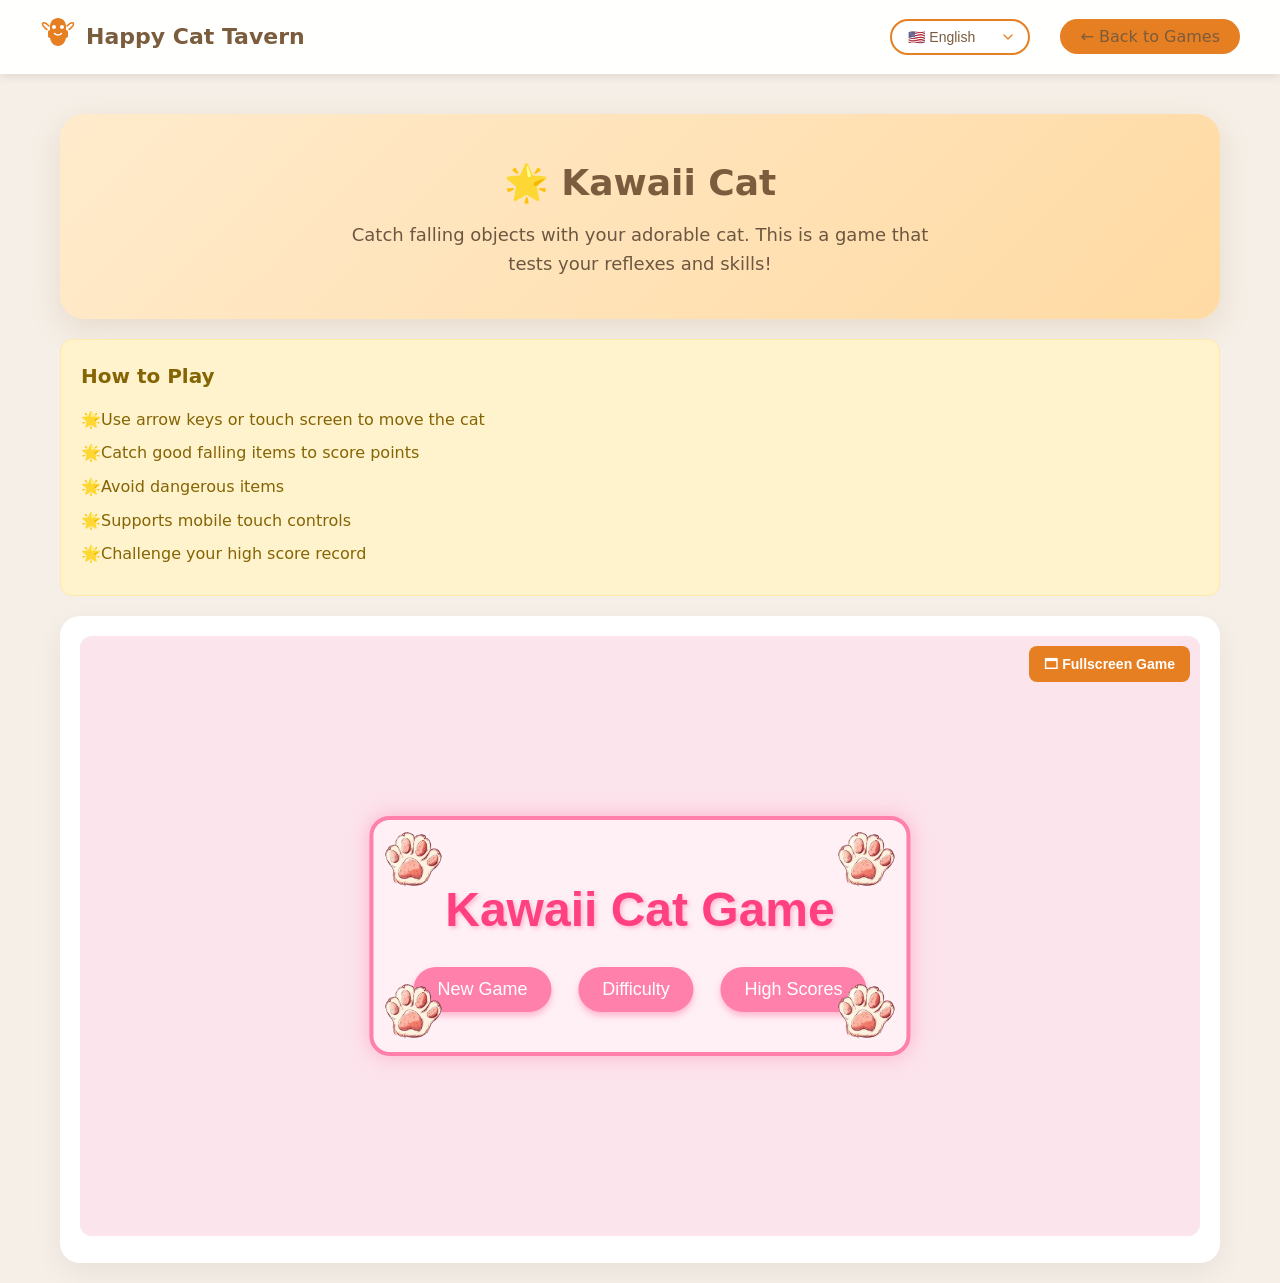
<file: kawaii-cat.html>
<!DOCTYPE html>
<html lang="en">
<head>
    <!-- Google tag (gtag.js) -->
    <script async src="https://www.googletagmanager.com/gtag/js?id=G-R32LKV7L8L"></script>
    <script>
      window.dataLayer = window.dataLayer || [];
      function gtag(){dataLayer.push(arguments);}
      gtag('js', new Date());

      gtag('config', 'G-R32LKV7L8L');
    </script>
    
    <meta charset="UTF-8">
    <meta name="viewport" content="width=device-width, initial-scale=1.0">
    
    <!-- SEO Meta Tags -->
    <title data-i18n="kawaii.title">🌸 Kawaii Cat - Happy Cat Tavern</title>
    <meta name="description" data-i18n-content="kawaii.meta.description" content="Play Kawaii Cat adventure game! Adorable Japanese-style cat game with cute graphics and fun gameplay. Explore a kawaii world full of surprises and challenges.">
    <meta name="keywords" content="kawaii cat, cute cat game, japanese style game, kawaii adventure, anime cat, cute graphics, adventure game, browser game, kawaii style">
    <meta name="author" content="Happy Cat Tavern">
    <meta name="robots" content="index, follow">
    <meta name="language" content="en">
    
    <!-- Open Graph / Facebook -->
    <meta property="og:type" content="website">
    <meta property="og:url" content="https://happycattavern.com/kawaii-cat.html">
    <meta property="og:title" data-i18n-content="kawaii.title" content="🌸 Kawaii Cat - Happy Cat Tavern">
    <meta property="og:description" data-i18n-content="kawaii.meta.description" content="Play Kawaii Cat adventure game! Adorable Japanese-style cat game with cute graphics and fun gameplay. Explore a kawaii world full of surprises and challenges.">
    <meta property="og:image" content="https://happycattavern.com/images/kawaii-cat-og.jpg">
    <meta property="og:image:width" content="1200">
    <meta property="og:image:height" content="630">
    <meta property="og:site_name" content="Happy Cat Tavern">
    
    <!-- Twitter -->
    <meta property="twitter:card" content="summary_large_image">
    <meta property="twitter:url" content="https://happycattavern.com/kawaii-cat.html">
    <meta property="twitter:title" data-i18n-content="kawaii.title" content="🌸 Kawaii Cat - Happy Cat Tavern">
    <meta property="twitter:description" data-i18n-content="kawaii.meta.description" content="Play Kawaii Cat adventure game! Adorable Japanese-style cat game with cute graphics and fun gameplay. Explore a kawaii world full of surprises and challenges.">
    <meta property="twitter:image" content="https://happycattavern.com/images/kawaii-cat-twitter.jpg">
    
    <!-- Canonical URL -->
    <link rel="canonical" href="https://happycattavern.com/kawaii-cat.html">
    
    <!-- Alternate Languages -->
    <link rel="alternate" hreflang="en" href="https://happycattavern.com/kawaii-cat.html">
    <link rel="alternate" hreflang="zh" href="https://happycattavern.com/kawaii-cat.html?lang=zh">
    <link rel="alternate" hreflang="ko" href="https://happycattavern.com/kawaii-cat.html?lang=ko">
    <link rel="alternate" hreflang="ja" href="https://happycattavern.com/kawaii-cat.html?lang=ja">
    <link rel="alternate" hreflang="fr" href="https://happycattavern.com/kawaii-cat.html?lang=fr">
    
    <!-- Structured Data -->
    <script type="application/ld+json">
    {
        "@context": "https://schema.org",
        "@type": "Game",
        "name": "Kawaii Cat",
        "description": "An adorable adventure game featuring a cute kawaii-style cat character. Explore a charming Japanese-inspired world with beautiful graphics and engaging gameplay.",
        "url": "https://happycattavern.com/kawaii-cat.html",
        "image": "https://happycattavern.com/images/kawaii-cat-screenshot.jpg",
        "genre": ["Adventure", "Casual", "Kawaii"],
        "gamePlatform": "Web Browser",
        "operatingSystem": "Any",
        "applicationCategory": "Game",
        "offers": {
            "@type": "Offer",
            "price": "0",
            "priceCurrency": "USD"
        },
        "aggregateRating": {
            "@type": "AggregateRating",
            "ratingValue": "4.5",
            "ratingCount": "760"
        },
        "isPartOf": {
            "@type": "WebSite",
            "name": "Happy Cat Tavern",
            "url": "https://happycattavern.com/"
        }
    }
    </script>
    
    <link rel="stylesheet" href="css/i18n.css">
    <style>
        * {
            margin: 0;
            padding: 0;
            box-sizing: border-box;
        }
        
        body {
            font-family: system-ui, -apple-system, "SF Pro", sans-serif;
            background-color: #f5efe7;
            color: #333;
            line-height: 1.6;
        }
        
        .container {
            max-width: 1200px;
            margin: 0 auto;
            padding: 0 20px;
        }
        
        /* 导航栏 */
        .navbar {
            background-color: rgba(255, 255, 255, 0.95);
            box-shadow: 0 2px 10px rgba(0, 0, 0, 0.1);
            position: sticky;
            top: 0;
            z-index: 100;
            backdrop-filter: blur(5px);
            -webkit-backdrop-filter: blur(5px);
        }
        
        .nav-container {
            display: flex;
            justify-content: space-between;
            align-items: center;
            padding: 15px 0;
        }
        
        .logo {
            display: flex;
            align-items: center;
        }
        
        .logo-icon {
            margin-right: 10px;
        }
        
        .logo h1 {
            font-size: 22px;
            font-weight: 600;
            color: #7b5c3d;
        }
        
        .nav-links {
            display: flex;
            list-style: none;
            align-items: center;
        }
        
        .nav-links li {
            margin-left: 30px;
        }
        
        .nav-links a {
            color: #7b5c3d;
            text-decoration: none;
            font-weight: 500;
            transition: color 0.3s;
            font-size: 16px;
        }
        
        .nav-links a:hover {
            color: #e67e22;
        }
        
        .back-button {
            background: #e67e22;
            color: white;
            padding: 8px 20px;
            border-radius: 20px;
            text-decoration: none;
            font-weight: 600;
            transition: all 0.3s;
        }
        
        .back-button:hover {
            background: #d35400;
            transform: translateY(-2px);
        }
        
        /* 游戏区域 */
        .game-header {
            background: linear-gradient(135deg, #ffebcc 0%, #ffdaa3 100%);
            border-radius: 24px;
            margin: 40px 0 20px;
            padding: 40px;
            text-align: center;
            box-shadow: 0 10px 30px rgba(180, 142, 90, 0.2);
        }
        
        .game-header h1 {
            font-size: 36px;
            font-weight: 700;
            color: #7b5c3d;
            margin-bottom: 10px;
        }
        
        .game-header p {
            font-size: 18px;
            color: #6d5741;
            max-width: 600px;
            margin: 0 auto;
        }
        
        .game-container {
            background: white;
            border-radius: 20px;
            box-shadow: 0 10px 30px rgba(0, 0, 0, 0.06);
            padding: 20px;
            margin: 20px 0;
            text-align: center;
            position: relative;
        }
        
        .game-frame {
            width: 100%;
            height: 600px;
            border: none;
            border-radius: 12px;
            background: #f8f9fa;
        }
        
        .fullscreen-btn {
            position: absolute;
            top: 30px;
            right: 30px;
            background: #e67e22;
            color: white;
            border: none;
            padding: 10px 15px;
            border-radius: 8px;
            cursor: pointer;
            font-size: 14px;
            font-weight: 600;
            transition: all 0.3s;
            z-index: 10;
            display: flex;
            align-items: center;
            gap: 5px;
        }
        
        .fullscreen-btn:hover {
            background: #d35400;
            transform: translateY(-2px);
        }
        
        .fullscreen-btn:active {
            transform: translateY(0);
        }
        
        /* 全屏状态样式 */
        .game-container:fullscreen {
            background: #000;
            border-radius: 0;
            padding: 0;
        }
        
        .game-container:fullscreen .game-frame {
            width: 100vw;
            height: 100vh;
            border-radius: 0;
        }
        
        .game-container:fullscreen .fullscreen-btn {
            top: 20px;
            right: 20px;
            background: rgba(0, 0, 0, 0.7);
        }
        
        .game-container:fullscreen .fullscreen-btn:hover {
            background: rgba(0, 0, 0, 0.9);
        }
        
        .instructions {
            background: #fff3cd;
            border: 1px solid #ffeaa7;
            border-radius: 12px;
            padding: 20px;
            margin: 20px 0;
        }
        
        .instructions h3 {
            color: #856404;
            margin-bottom: 15px;
            font-size: 20px;
        }
        
        .instructions ul {
            list-style: none;
            padding: 0;
        }
        
        .instructions li {
            color: #856404;
            margin-bottom: 8px;
            padding-left: 20px;
            position: relative;
        }
        
        .instructions li::before {
            content: "🌟";
            position: absolute;
            left: 0;
        }
        
        .cat-svg {
            width: 36px;
            height: 36px;
        }
        
        @media (max-width: 768px) {
            .game-frame {
                height: 400px;
            }
            
            .nav-links {
                display: none;
            }
        }
    </style>
</head>
<body>
    <!-- Navigation Bar -->
    <nav class="navbar">
        <div class="container nav-container">
            <div class="logo">
                <div class="logo-icon">
                    <svg class="cat-svg" viewBox="0 0 36 36" fill="none" xmlns="http://www.w3.org/2000/svg">
                        <path d="M18 3C13.5817 3 10 6.58172 10 11V15C8.89543 15 8 15.8954 8 17V21C8 22.1046 8.89543 23 10 23H10.1037C10.5486 27.3923 14.0393 31 18 31C21.9607 31 25.4514 27.3923 25.8964 23H26C27.1046 23 28 22.1046 28 21V17C28 15.8954 27.1046 15 26 15V11C26 6.58172 22.4183 3 18 3Z" fill="#E67E22"/>
                        <path d="M14 14C15.1046 14 16 13.1046 16 12C16 10.8954 15.1046 10 14 10C12.8954 10 12 10.8954 12 12C12 13.1046 12.8954 14 14 14Z" fill="#FFF"/>
                        <path d="M22 14C23.1046 14 24 13.1046 24 12C24 10.8954 23.1046 10 22 10C20.8954 10 20 10.8954 20 12C20 13.1046 20.8954 14 22 14Z" fill="#FFF"/>
                        <path d="M14.5 18.5C14.5 18.5 16 20 18 20C20 20 21.5 18.5 21.5 18.5" stroke="white" stroke-width="1.5" stroke-linecap="round"/>
                        <path d="M9 11C9 11 5 7 3 8C1 9 5 13.5 7 14.5" stroke="#E67E22" stroke-width="1.5" stroke-linecap="round"/>
                        <path d="M27 11C27 11 31 7 33 8C35 9 31 13.5 29 14.5" stroke="#E67E22" stroke-width="1.5" stroke-linecap="round"/>
                    </svg>
                </div>
                <h1>Happy Cat Tavern</h1>
            </div>
            <ul class="nav-links">
                <li>
                    <div class="language-selector">
                        <select id="languageSelect">
                            <option value="zh">🇨🇳 中文</option>
                            <option value="en" selected>🇺🇸 English</option>
                            <option value="ko">🇰🇷 한국어</option>
                            <option value="ja">🇯🇵 日本語</option>
                            <option value="fr">🇫🇷 Français</option>
                        </select>
                    </div>
                </li>
                <li><a href="index.html" class="back-button" data-i18n="nav.back">← Back to Games</a></li>
            </ul>
        </div>
    </nav>

    <div class="container">
        <!-- Game Header -->
        <div class="game-header">
            <h1 data-i18n="kawaii.title">🌟 Kawaii Cat</h1>
            <p data-i18n="kawaii.subtitle">Catch falling objects with your adorable cat. This is a game that tests your reflexes and skills!</p>
        </div>

        <!-- Instructions -->
        <div class="instructions">
            <h3 data-i18n="kawaii.howto.title">How to Play</h3>
            <ul>
                <li data-i18n="kawaii.howto.move">Use arrow keys or touch screen to move the cat</li>
                <li data-i18n="kawaii.howto.catch">Catch good falling items to score points</li>
                <li data-i18n="kawaii.howto.avoid">Avoid dangerous items</li>
                <li data-i18n="kawaii.howto.mobile">Supports mobile touch controls</li>
                <li data-i18n="kawaii.howto.score">Challenge your high score record</li>
            </ul>
        </div>

        <!-- Game Container -->
        <div class="game-container">
            <iframe src="Cat-HTML5-Game-main/Cat/index.html" class="game-frame"></iframe>
            <button class="fullscreen-btn" data-i18n="kawaii.fullscreen">Fullscreen</button>
        </div>
    </div>

    <script src="js/i18n.js"></script>
    <script>
        // 初始化多语言系统
        const i18n = new I18n();
        i18n.init();
        
        // 全屏功能
        document.addEventListener('DOMContentLoaded', function() {
            const fullscreenBtn = document.querySelector('.fullscreen-btn');
            const gameContainer = document.querySelector('.game-container');
            
            fullscreenBtn.addEventListener('click', function() {
                if (!document.fullscreenElement) {
                    // 进入全屏
                    gameContainer.requestFullscreen().then(() => {
                        fullscreenBtn.innerHTML = '🗗 ' + i18n.t('common.exit-fullscreen');
                    }).catch(err => {
                        console.log('无法进入全屏模式:', err);
                    });
                } else {
                    // 退出全屏
                    document.exitFullscreen().then(() => {
                        fullscreenBtn.innerHTML = '🗖 ' + i18n.t('game.fullscreen');
                    });
                }
            });
            
            // 监听全屏状态变化
            document.addEventListener('fullscreenchange', function() {
                if (!document.fullscreenElement) {
                    fullscreenBtn.innerHTML = '🗖 ' + i18n.t('game.fullscreen');
                }
            });
            
            // 初始化按钮文本
            fullscreenBtn.innerHTML = '🗖 ' + i18n.t('game.fullscreen');
        });
    </script>
</body>
</html>
</file>
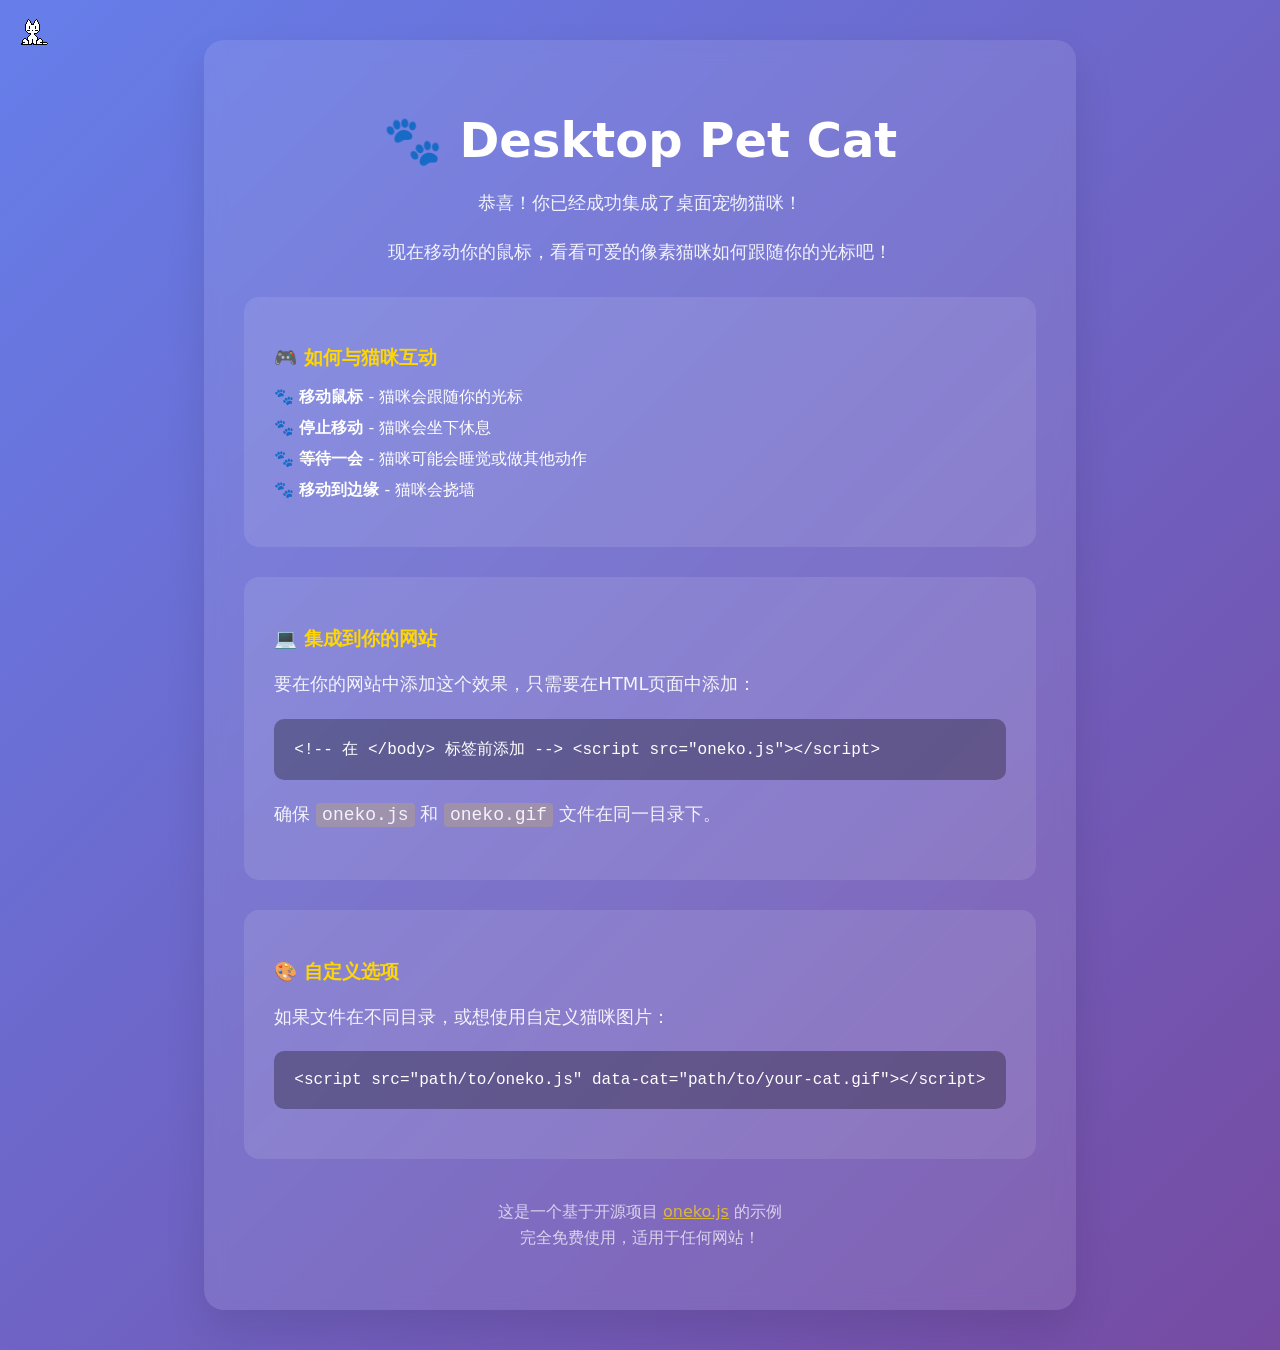
<file: oneko-example.html>
<!DOCTYPE html>
<html lang="zh-CN">
<head>
    <meta charset="UTF-8">
    <meta name="viewport" content="width=device-width, initial-scale=1.0">
    <title>Desktop Pet Cat - 使用示例</title>
    <style>
        body {
            font-family: system-ui, -apple-system, sans-serif;
            background: linear-gradient(135deg, #667eea 0%, #764ba2 100%);
            color: white;
            margin: 0;
            padding: 40px;
            min-height: 100vh;
            display: flex;
            flex-direction: column;
            justify-content: center;
            align-items: center;
            text-align: center;
        }
        
        .container {
            max-width: 800px;
            background: rgba(255, 255, 255, 0.1);
            padding: 40px;
            border-radius: 20px;
            backdrop-filter: blur(10px);
            box-shadow: 0 20px 40px rgba(0, 0, 0, 0.1);
        }
        
        h1 {
            font-size: 48px;
            margin-bottom: 20px;
        }
        
        p {
            font-size: 18px;
            line-height: 1.6;
            margin-bottom: 20px;
            opacity: 0.9;
        }
        
        .instructions {
            background: rgba(255, 255, 255, 0.1);
            padding: 30px;
            border-radius: 15px;
            margin: 30px 0;
            text-align: left;
        }
        
        .instructions h3 {
            margin-bottom: 15px;
            color: #ffd700;
        }
        
        .instructions ul {
            list-style: none;
            padding: 0;
        }
        
        .instructions li {
            margin-bottom: 10px;
            padding-left: 25px;
            position: relative;
        }
        
        .instructions li::before {
            content: "🐾";
            position: absolute;
            left: 0;
        }
        
        .code-example {
            background: rgba(0, 0, 0, 0.3);
            padding: 20px;
            border-radius: 10px;
            font-family: 'Courier New', monospace;
            margin: 20px 0;
            text-align: left;
            overflow-x: auto;
        }
        
        .highlight {
            background: rgba(255, 215, 0, 0.2);
            padding: 2px 6px;
            border-radius: 4px;
            font-family: 'Courier New', monospace;
        }
    </style>
</head>
<body>
    <div class="container">
        <h1>🐾 Desktop Pet Cat</h1>
        <p>恭喜！你已经成功集成了桌面宠物猫咪！</p>
        <p>现在移动你的鼠标，看看可爱的像素猫咪如何跟随你的光标吧！</p>
        
        <div class="instructions">
            <h3>🎮 如何与猫咪互动</h3>
            <ul>
                <li><strong>移动鼠标</strong> - 猫咪会跟随你的光标</li>
                <li><strong>停止移动</strong> - 猫咪会坐下休息</li>
                <li><strong>等待一会</strong> - 猫咪可能会睡觉或做其他动作</li>
                <li><strong>移动到边缘</strong> - 猫咪会挠墙</li>
            </ul>
        </div>
        
        <div class="instructions">
            <h3>💻 集成到你的网站</h3>
            <p>要在你的网站中添加这个效果，只需要在HTML页面中添加：</p>
            <div class="code-example">
&lt;!-- 在 &lt;/body&gt; 标签前添加 --&gt;
&lt;script src="oneko.js"&gt;&lt;/script&gt;
            </div>
            <p>确保 <span class="highlight">oneko.js</span> 和 <span class="highlight">oneko.gif</span> 文件在同一目录下。</p>
        </div>
        
        <div class="instructions">
            <h3>🎨 自定义选项</h3>
            <p>如果文件在不同目录，或想使用自定义猫咪图片：</p>
            <div class="code-example">
&lt;script src="path/to/oneko.js" data-cat="path/to/your-cat.gif"&gt;&lt;/script&gt;
            </div>
        </div>
        
        <p style="margin-top: 40px; font-size: 16px; opacity: 0.7;">
            这是一个基于开源项目 <a href="https://github.com/adryd325/oneko.js" target="_blank" style="color: #ffd700;">oneko.js</a> 的示例<br>
            完全免费使用，适用于任何网站！
        </p>
    </div>

    <!-- 这里就是关键代码！ -->
    <script src="oneko.js-main/oneko.js" data-cat="oneko.js-main/oneko.gif"></script>
</body>
</html>
</file>
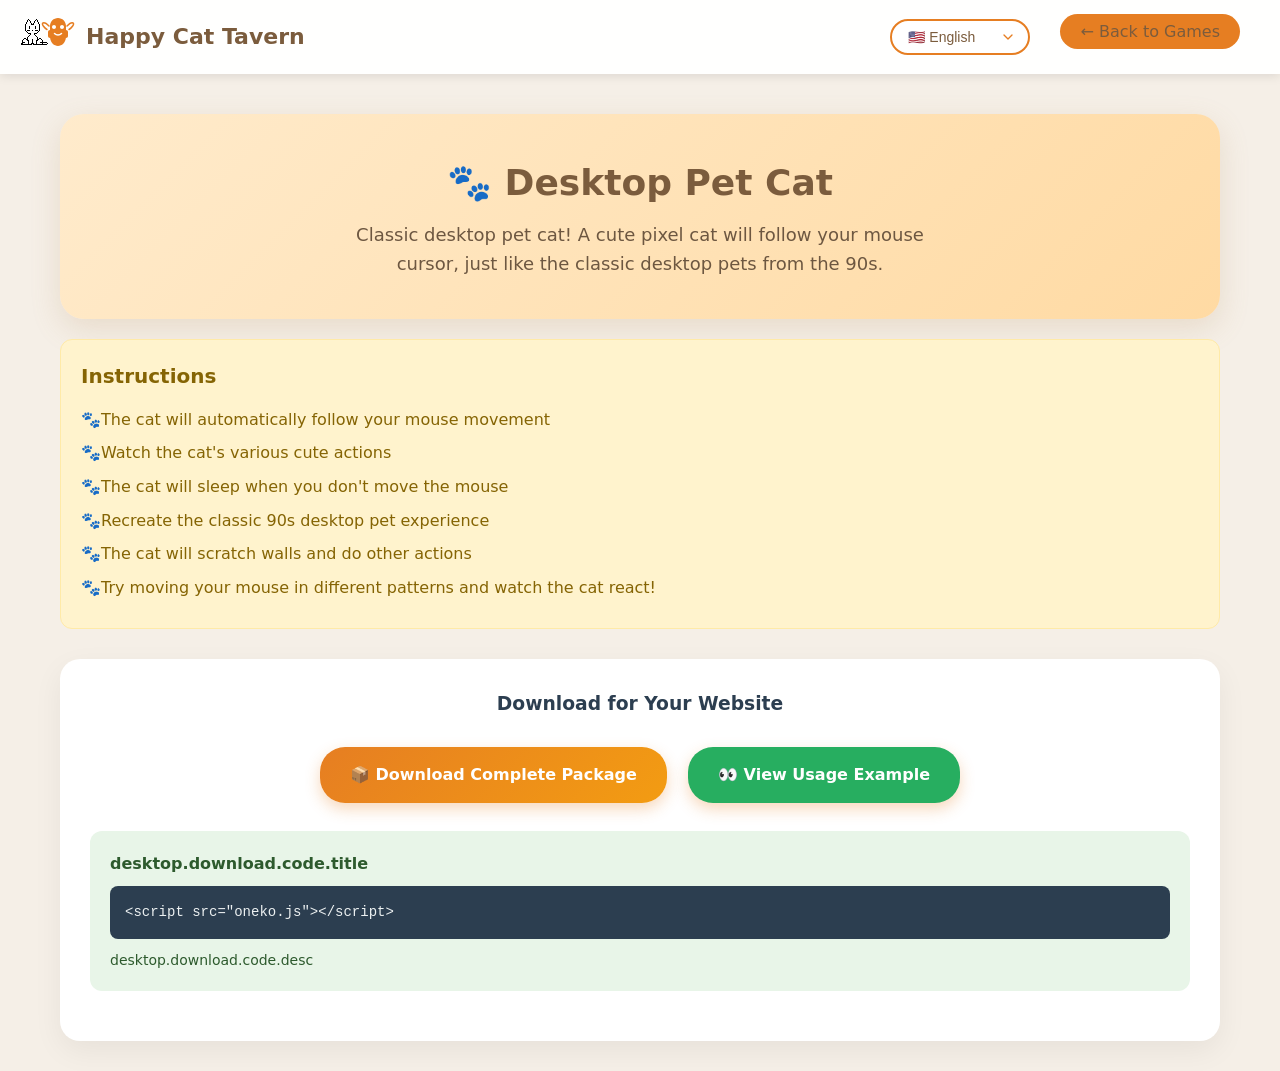
<file: oneko.html>
<!DOCTYPE html>
<html lang="en">
<head>
    <!-- Google tag (gtag.js) -->
    <script async src="https://www.googletagmanager.com/gtag/js?id=G-R32LKV7L8L"></script>
    <script>
      window.dataLayer = window.dataLayer || [];
      function gtag(){dataLayer.push(arguments);}
      gtag('js', new Date());

      gtag('config', 'G-R32LKV7L8L');
    </script>
    
    <meta charset="UTF-8">
    <meta name="viewport" content="width=device-width, initial-scale=1.0">
    
    <!-- SEO Meta Tags -->
    <title data-i18n="oneko.title">🐾 Desktop Pet Cat - Happy Cat Tavern</title>
    <meta name="description" data-i18n-content="oneko.meta.description" content="Classic desktop pet cat that follows your mouse cursor! Nostalgic pixel cat experience from the 1990s. Free download available for your website.">
    <meta name="keywords" content="desktop pet, oneko, pixel cat, cursor follower, nostalgic game, 90s pet, browser pet, interactive cat, mouse follower, retro game">
    <meta name="author" content="Happy Cat Tavern">
    <meta name="robots" content="index, follow">
    <meta name="language" content="en">
    
    <!-- Open Graph / Facebook -->
    <meta property="og:type" content="website">
    <meta property="og:url" content="https://happycattavern.com/oneko.html">
    <meta property="og:title" data-i18n-content="oneko.title" content="🐾 Desktop Pet Cat - Happy Cat Tavern">
    <meta property="og:description" data-i18n-content="oneko.meta.description" content="Classic desktop pet cat that follows your mouse cursor! Nostalgic pixel cat experience from the 1990s. Free download available for your website.">
    <meta property="og:image" content="https://happycattavern.com/images/oneko-og.jpg">
    <meta property="og:image:width" content="1200">
    <meta property="og:image:height" content="630">
    <meta property="og:site_name" content="Happy Cat Tavern">
    
    <!-- Twitter -->
    <meta property="twitter:card" content="summary_large_image">
    <meta property="twitter:url" content="https://happycattavern.com/oneko.html">
    <meta property="twitter:title" data-i18n-content="oneko.title" content="🐾 Desktop Pet Cat - Happy Cat Tavern">
    <meta property="twitter:description" data-i18n-content="oneko.meta.description" content="Classic desktop pet cat that follows your mouse cursor! Nostalgic pixel cat experience from the 1990s. Free download available for your website.">
    <meta property="twitter:image" content="https://happycattavern.com/images/oneko-twitter.jpg">
    
    <!-- Canonical URL -->
    <link rel="canonical" href="https://happycattavern.com/oneko.html">
    
    <!-- Alternate Languages -->
    <link rel="alternate" hreflang="en" href="https://happycattavern.com/oneko.html">
    <link rel="alternate" hreflang="zh" href="https://happycattavern.com/oneko.html?lang=zh">
    <link rel="alternate" hreflang="ko" href="https://happycattavern.com/oneko.html?lang=ko">
    <link rel="alternate" hreflang="ja" href="https://happycattavern.com/oneko.html?lang=ja">
    <link rel="alternate" hreflang="fr" href="https://happycattavern.com/oneko.html?lang=fr">
    
    <!-- Structured Data -->
    <script type="application/ld+json">
    {
        "@context": "https://schema.org",
        "@type": "SoftwareApplication",
        "name": "Desktop Pet Cat (Oneko)",
        "description": "Classic desktop pet cat that follows your mouse cursor around the screen. Recreation of the nostalgic 1990s Neko desktop pet with pixel art graphics.",
        "url": "https://happycattavern.com/oneko.html",
        "image": "https://happycattavern.com/images/oneko-screenshot.jpg",
        "applicationCategory": "Game",
        "operatingSystem": "Any",
        "browserRequirements": "Modern web browser with JavaScript support",
        "offers": {
            "@type": "Offer",
            "price": "0",
            "@id": "https://happycattavern.com/oneko.html#offer",
            "priceCurrency": "USD"
        },
        "downloadUrl": "https://happycattavern.com/desktop-pet-download.html",
        "softwareVersion": "1.0",
        "datePublished": "2024-01-01",
        "author": {
            "@type": "Organization",
            "name": "Happy Cat Tavern"
        },
        "isPartOf": {
            "@type": "WebSite",
            "name": "Happy Cat Tavern",
            "url": "https://happycattavern.com/"
        }
    }
    </script>
    
    <link rel="stylesheet" href="css/i18n.css">
    <style>
        * {
            margin: 0;
            padding: 0;
            box-sizing: border-box;
        }
        
        body {
            font-family: system-ui, -apple-system, "SF Pro", sans-serif;
            background-color: #f5efe7;
            color: #333;
            line-height: 1.6;
        }
        
        .container {
            max-width: 1200px;
            margin: 0 auto;
            padding: 0 20px;
        }
        
        /* 导航栏 */
        .navbar {
            background-color: rgba(255, 255, 255, 0.95);
            box-shadow: 0 2px 10px rgba(0, 0, 0, 0.1);
            position: sticky;
            top: 0;
            z-index: 100;
            backdrop-filter: blur(5px);
            -webkit-backdrop-filter: blur(5px);
        }
        
        .nav-container {
            display: flex;
            justify-content: space-between;
            align-items: center;
            padding: 15px 0;
        }
        
        .logo {
            display: flex;
            align-items: center;
        }
        
        .logo-icon {
            margin-right: 10px;
        }
        
        .logo h1 {
            font-size: 22px;
            font-weight: 600;
            color: #7b5c3d;
        }
        
        .nav-links {
            display: flex;
            list-style: none;
        }
        
        .nav-links li {
            margin-left: 30px;
        }
        
        .nav-links a {
            color: #7b5c3d;
            text-decoration: none;
            font-weight: 500;
            transition: color 0.3s;
            font-size: 16px;
        }
        
        .nav-links a:hover {
            color: #e67e22;
        }
        
        .back-button {
            background: #e67e22;
            color: white;
            padding: 8px 20px;
            border-radius: 20px;
            text-decoration: none;
            font-weight: 600;
            transition: all 0.3s;
        }
        
        .back-button:hover {
            background: #d35400;
            transform: translateY(-2px);
        }
        
        /* 游戏区域 */
        .game-header {
            background: linear-gradient(135deg, #ffebcc 0%, #ffdaa3 100%);
            border-radius: 24px;
            margin: 40px 0 20px;
            padding: 40px;
            text-align: center;
            box-shadow: 0 10px 30px rgba(180, 142, 90, 0.2);
        }
        
        .game-header h1 {
            font-size: 36px;
            font-weight: 700;
            color: #7b5c3d;
            margin-bottom: 10px;
        }
        
        .game-header p {
            font-size: 18px;
            color: #6d5741;
            max-width: 600px;
            margin: 0 auto;
        }
        
        .game-container {
            background: white;
            border-radius: 20px;
            box-shadow: 0 10px 30px rgba(0, 0, 0, 0.06);
            padding: 20px;
            margin: 20px 0;
            text-align: center;
        }
        
        .game-frame {
            width: 100%;
            height: 600px;
            border: none;
            border-radius: 12px;
            background: #f8f9fa;
        }
        
        .instructions {
            background: #fff3cd;
            border: 1px solid #ffeaa7;
            border-radius: 12px;
            padding: 20px;
            margin: 20px 0;
        }
        
        .instructions h3 {
            color: #856404;
            margin-bottom: 15px;
            font-size: 20px;
        }
        
        .instructions ul {
            list-style: none;
            padding: 0;
        }
        
        .instructions li {
            color: #856404;
            margin-bottom: 8px;
            padding-left: 20px;
            position: relative;
        }
        
        .instructions li::before {
            content: "🐾";
            position: absolute;
            left: 0;
        }
        
        .demo-area {
            background: linear-gradient(135deg, #667eea 0%, #764ba2 100%);
            color: white;
            padding: 40px;
            border-radius: 20px;
            margin: 20px 0;
            text-align: center;
            position: relative;
            min-height: 400px;
            cursor: crosshair;
        }
        
        .demo-content {
            position: relative;
            z-index: 1;
        }
        
        .demo-area h3 {
            font-size: 24px;
            margin-bottom: 15px;
        }
        
        .demo-area p {
            font-size: 16px;
            opacity: 0.9;
            margin-bottom: 20px;
        }
        
        .cat-svg {
            width: 36px;
            height: 36px;
        }
        
        .download-button {
            display: inline-block;
            background: linear-gradient(135deg, #e67e22, #f39c12);
            color: white;
            padding: 15px 30px;
            border-radius: 25px;
            text-decoration: none;
            font-weight: 600;
            font-size: 16px;
            transition: all 0.3s;
            box-shadow: 0 6px 15px rgba(230, 126, 34, 0.3);
            margin: 8px;
        }
        
        .download-button:hover {
            transform: translateY(-2px);
            box-shadow: 0 8px 20px rgba(230, 126, 34, 0.4);
        }
        
        .download-section {
            background: white;
            border-radius: 20px;
            box-shadow: 0 10px 30px rgba(0, 0, 0, 0.06);
            padding: 30px;
            margin: 30px 0;
        }
        
        .fullscreen-btn {
            position: absolute;
            top: 20px;
            right: 20px;
            background: rgba(255, 255, 255, 0.2);
            color: white;
            border: none;
            padding: 10px 15px;
            border-radius: 8px;
            cursor: pointer;
            font-size: 14px;
            font-weight: 600;
            transition: all 0.3s;
            z-index: 10;
            display: flex;
            align-items: center;
            gap: 5px;
            backdrop-filter: blur(10px);
            -webkit-backdrop-filter: blur(10px);
        }
        
        .fullscreen-btn:hover {
            background: rgba(255, 255, 255, 0.3);
            transform: translateY(-2px);
        }
        
        .fullscreen-btn:active {
            transform: translateY(0);
        }
        
        /* 全屏状态样式 */
        .demo-area:fullscreen {
            background: linear-gradient(135deg, #2c3e50 0%, #34495e 100%);
            border-radius: 0;
            padding: 0;
            min-height: 100vh;
            display: flex;
            align-items: center;
            justify-content: center;
        }
        
        .demo-area:fullscreen .demo-content {
            text-align: center;
        }
        
        .demo-area:fullscreen .fullscreen-btn {
            top: 30px;
            right: 30px;
            background: rgba(0, 0, 0, 0.7);
        }
        
        .demo-area:fullscreen .fullscreen-btn:hover {
            background: rgba(0, 0, 0, 0.9);
        }
        
        @media (max-width: 768px) {
            .game-frame {
                height: 400px;
            }
            
            .nav-links {
                display: none;
            }
        }
    </style>
</head>
<body>
    <!-- Navigation Bar -->
    <nav class="navbar">
        <div class="container nav-container">
            <div class="logo">
                <div class="logo-icon">
                    <svg class="cat-svg" viewBox="0 0 36 36" fill="none" xmlns="http://www.w3.org/2000/svg">
                        <path d="M18 3C13.5817 3 10 6.58172 10 11V15C8.89543 15 8 15.8954 8 17V21C8 22.1046 8.89543 23 10 23H10.1037C10.5486 27.3923 14.0393 31 18 31C21.9607 31 25.4514 27.3923 25.8964 23H26C27.1046 23 28 22.1046 28 21V17C28 15.8954 27.1046 15 26 15V11C26 6.58172 22.4183 3 18 3Z" fill="#E67E22"/>
                        <path d="M14 14C15.1046 14 16 13.1046 16 12C16 10.8954 15.1046 10 14 10C12.8954 10 12 10.8954 12 12C12 13.1046 12.8954 14 14 14Z" fill="#FFF"/>
                        <path d="M22 14C23.1046 14 24 13.1046 24 12C24 10.8954 23.1046 10 22 10C20.8954 10 20 10.8954 20 12C20 13.1046 20.8954 14 22 14Z" fill="#FFF"/>
                        <path d="M14.5 18.5C14.5 18.5 16 20 18 20C20 20 21.5 18.5 21.5 18.5" stroke="white" stroke-width="1.5" stroke-linecap="round"/>
                        <path d="M9 11C9 11 5 7 3 8C1 9 5 13.5 7 14.5" stroke="#E67E22" stroke-width="1.5" stroke-linecap="round"/>
                        <path d="M27 11C27 11 31 7 33 8C35 9 31 13.5 29 14.5" stroke="#E67E22" stroke-width="1.5" stroke-linecap="round"/>
                    </svg>
                </div>
                <h1>Happy Cat Tavern</h1>
            </div>
            <ul class="nav-links">
                <li>
                    <div class="language-selector">
                        <select id="languageSelect">
                            <option value="zh">🇨🇳 中文</option>
                            <option value="en" selected>🇺🇸 English</option>
                            <option value="ko">🇰🇷 한국어</option>
                            <option value="ja">🇯🇵 日本語</option>
                            <option value="fr">🇫🇷 Français</option>
                        </select>
                    </div>
                </li>
                <li><a href="index.html" class="back-button" data-i18n="nav.back">← Back to Games</a></li>
            </ul>
        </div>
    </nav>

    <div class="container">
        <!-- Game Header -->
        <div class="game-header">
            <h1 data-i18n="desktop.title">🐾 Desktop Pet Cat</h1>
            <p data-i18n="desktop.subtitle">A nostalgic desktop pet experience! Watch as a cute pixel cat follows your mouse cursor around the screen.</p>
        </div>

        <!-- Instructions -->
        <div class="instructions">
            <h3 data-i18n="desktop.howto.title">How It Works</h3>
            <ul>
                <li data-i18n="desktop.howto.follow"><strong>Move your mouse</strong> around the screen to see the cat follow</li>
                <li data-i18n="desktop.howto.actions">The cat will <strong>chase your cursor</strong> wherever you go</li>
                <li data-i18n="desktop.howto.sleep">When you stop moving, the cat will <strong>sit and rest</strong></li>
                <li data-i18n="desktop.howto.classic">This is a recreation of the classic <strong>Neko desktop pet</strong> from the 1990s</li>
                <li data-i18n="desktop.howto.scratch">The cat appears as a small <strong>pixel sprite</strong> on your screen</li>
                <li>Try moving your mouse in different patterns and watch the cat react!</li>
            </ul>
        </div>

        <!-- Download Section -->
        <div class="download-section">
            <h3 style="text-align: center; color: #2c3e50; margin-bottom: 20px;" data-i18n="desktop.download.title">📥 喜欢这个效果？免费下载到你的网站！</h3>
            
            <div style="text-align: center; margin-bottom: 20px;">
                <a href="#" class="download-button" onclick="downloadFiles()" data-i18n="desktop.download.complete">
                    📦 下载完整包
                </a>
                <a href="desktop-pet-download.html" class="download-button" style="background: #27ae60;" data-i18n="desktop.download.example">
                    📋 详细教程
                </a>
            </div>
            
            <div style="background: #e8f5e8; padding: 20px; border-radius: 12px; margin: 20px 0;">
                <h4 
                    style="color: #2d5a2d; margin-bottom: 10px;" 
                    data-i18n="desktop.download.code.title"
                >✨ 一行代码即可添加到任何网页：</h4>
                <div style="background: #2c3e50; color: #ecf0f1; padding: 15px; border-radius: 8px; font-family: 'Courier New', monospace; font-size: 14px;">
&lt;script src="oneko.js"&gt;&lt;/script&gt;
                </div>
                <p 
                    style="color: #2d5a2d; margin-top: 10px; font-size: 14px;"
                    data-i18n="desktop.download.code.desc"
                >💡 完全免费使用 | 个人和商业网站均可 | 仅8KB大小</p>
            </div>
        </div>
    </div>

    <!-- Load the oneko.js script -->
    <script src="oneko.js-main/oneko.js" data-cat="oneko.js-main/oneko.gif"></script>
    
    <script src="js/i18n.js"></script>
    <script>
        // 初始化多语言系统
        const i18n = new I18n();
        i18n.init();
        
        // Check if oneko element is created
        setTimeout(() => {
            const onekoEl = document.getElementById('oneko');
            if (onekoEl) {
                console.log('✅ Oneko cat is loaded successfully!');
                console.log('Cat element:', onekoEl);
                console.log('Background image:', onekoEl.style.backgroundImage);
            } else {
                console.log('❌ Oneko cat failed to load');
            }
        }, 1000);
        
        // Add mouse move indicator
        let moveCount = 0;
        document.addEventListener('mousemove', () => {
            moveCount++;
            if (moveCount % 50 === 0) {
                console.log(`Mouse moved ${moveCount} times`);
            }
        });
        
        // Download functionality
        function downloadFiles() {
            // 创建下载链接
            const files = [
                { name: 'oneko.js', path: 'oneko.js-main/oneko.js' },
                { name: 'oneko.gif', path: 'oneko.js-main/oneko.gif' }
            ];
            
            files.forEach(file => {
                const link = document.createElement('a');
                link.href = file.path;
                link.download = file.name;
                link.style.display = 'none';
                document.body.appendChild(link);
                link.click();
                document.body.removeChild(link);
            });
            
            alert(i18n.t('desktop.download.alert'));
        }
        
        // 全屏功能
        document.addEventListener('DOMContentLoaded', function() {
            const fullscreenBtn = document.querySelector('.fullscreen-btn');
            const demoArea = document.querySelector('.demo-area');
            
            if (fullscreenBtn && demoArea) {
                fullscreenBtn.addEventListener('click', function() {
                    if (!document.fullscreenElement) {
                        // 进入全屏
                        demoArea.requestFullscreen().then(() => {
                            fullscreenBtn.innerHTML = `
                                <svg xmlns="http://www.w3.org/2000/svg" width="16" height="16" fill="currentColor" class="bi bi-fullscreen-exit" viewBox="0 0 16 16">
                                    <path d="M5.5 0a.5.5 0 0 1 .5.5v4A1.5 1.5 0 0 1 4.5 6h-4a.5.5 0 0 1 0-1h4a.5.5 0 0 0 .5-.5v-4a.5.5 0 0 1 .5-.5zM10 0a.5.5 0 0 1 .5.5v4a.5.5 0 0 0 .5.5h4a.5.5 0 0 1 0 1h-4A1.5 1.5 0 0 1 10 4.5v-4A.5.5 0 0 1 10 0zM0 10.5a.5.5 0 0 1 .5-.5h4A1.5 1.5 0 0 1 6 11.5v4a.5.5 0 0 1-1 0v-4a.5.5 0 0 0-.5-.5h-4a.5.5 0 0 1-.5-.5zM10 11.5A1.5 1.5 0 0 1 11.5 10h4a.5.5 0 0 1 0 1h-4a.5.5 0 0 0-.5.5v4a.5.5 0 0 1-1 0v-4z"/>
                                </svg>
                                ` + i18n.t('common.exit-fullscreen');
                        }).catch(err => {
                            console.log('无法进入全屏模式:', err);
                        });
                    } else {
                        // 退出全屏
                        document.exitFullscreen().then(() => {
                            fullscreenBtn.innerHTML = `
                                <svg xmlns="http://www.w3.org/2000/svg" width="16" height="16" fill="currentColor" class="bi bi-fullscreen" viewBox="0 0 16 16">
                                    <path d="M1.5 1a.5.5 0 0 0-.5.5v4a.5.5 0 0 1-1 0v-4A1.5 1.5 0 0 1 1.5 0h4a.5.5 0 0 1 0 1h-4zM10.5 1a.5.5 0 0 0-.5.5v4a.5.5 0 0 1-1 0v-4A1.5 1.5 0 0 1 10.5 0h4a.5.5 0 0 1 0 1h-4zM1.5 10a.5.5 0 0 0-.5.5v4a.5.5 0 0 1-1 0v-4A1.5 1.5 0 0 1 1.5 9h4a.5.5 0 0 1 0 1h-4zM10.5 10a.5.5 0 0 0-.5.5v4a.5.5 0 0 1-1 0v-4A1.5 1.5 0 0 1 10.5 9h4a.5.5 0 0 1 0 1h-4z"/>
                                </svg>
                                ` + i18n.t('game.fullscreen');
                        });
                    }
                });
                
                // 监听全屏状态变化
                document.addEventListener('fullscreenchange', function() {
                    if (!document.fullscreenElement) {
                        fullscreenBtn.innerHTML = `
                            <svg xmlns="http://www.w3.org/2000/svg" width="16" height="16" fill="currentColor" class="bi bi-fullscreen" viewBox="0 0 16 16">
                                <path d="M1.5 1a.5.5 0 0 0-.5.5v4a.5.5 0 0 1-1 0v-4A1.5 1.5 0 0 1 1.5 0h4a.5.5 0 0 1 0 1h-4zM10.5 1a.5.5 0 0 0-.5.5v4a.5.5 0 0 1-1 0v-4A1.5 1.5 0 0 1 10.5 0h4a.5.5 0 0 1 0 1h-4zM1.5 10a.5.5 0 0 0-.5.5v4a.5.5 0 0 1-1 0v-4A1.5 1.5 0 0 1 1.5 9h4a.5.5 0 0 1 0 1h-4zM10.5 10a.5.5 0 0 0-.5.5v4a.5.5 0 0 1-1 0v-4A1.5 1.5 0 0 1 10.5 9h4a.5.5 0 0 1 0 1h-4z"/>
                            </svg>
                            ` + i18n.t('game.fullscreen');
                    }
                });
                
                // 初始化按钮文本
                fullscreenBtn.innerHTML = `
                    <svg xmlns="http://www.w3.org/2000/svg" width="16" height="16" fill="currentColor" class="bi bi-fullscreen" viewBox="0 0 16 16">
                        <path d="M1.5 1a.5.5 0 0 0-.5.5v4a.5.5 0 0 1-1 0v-4A1.5 1.5 0 0 1 1.5 0h4a.5.5 0 0 1 0 1h-4zM10.5 1a.5.5 0 0 0-.5.5v4a.5.5 0 0 1-1 0v-4A1.5 1.5 0 0 1 10.5 0h4a.5.5 0 0 1 0 1h-4zM1.5 10a.5.5 0 0 0-.5.5v4a.5.5 0 0 1-1 0v-4A1.5 1.5 0 0 1 1.5 9h4a.5.5 0 0 1 0 1h-4zM10.5 10a.5.5 0 0 0-.5.5v4a.5.5 0 0 1-1 0v-4A1.5 1.5 0 0 1 10.5 9h4a.5.5 0 0 1 0 1h-4z"/>
                    </svg>
                    ` + i18n.t('game.fullscreen');
            }
        });
    </script>
</body>
</html>
</file>
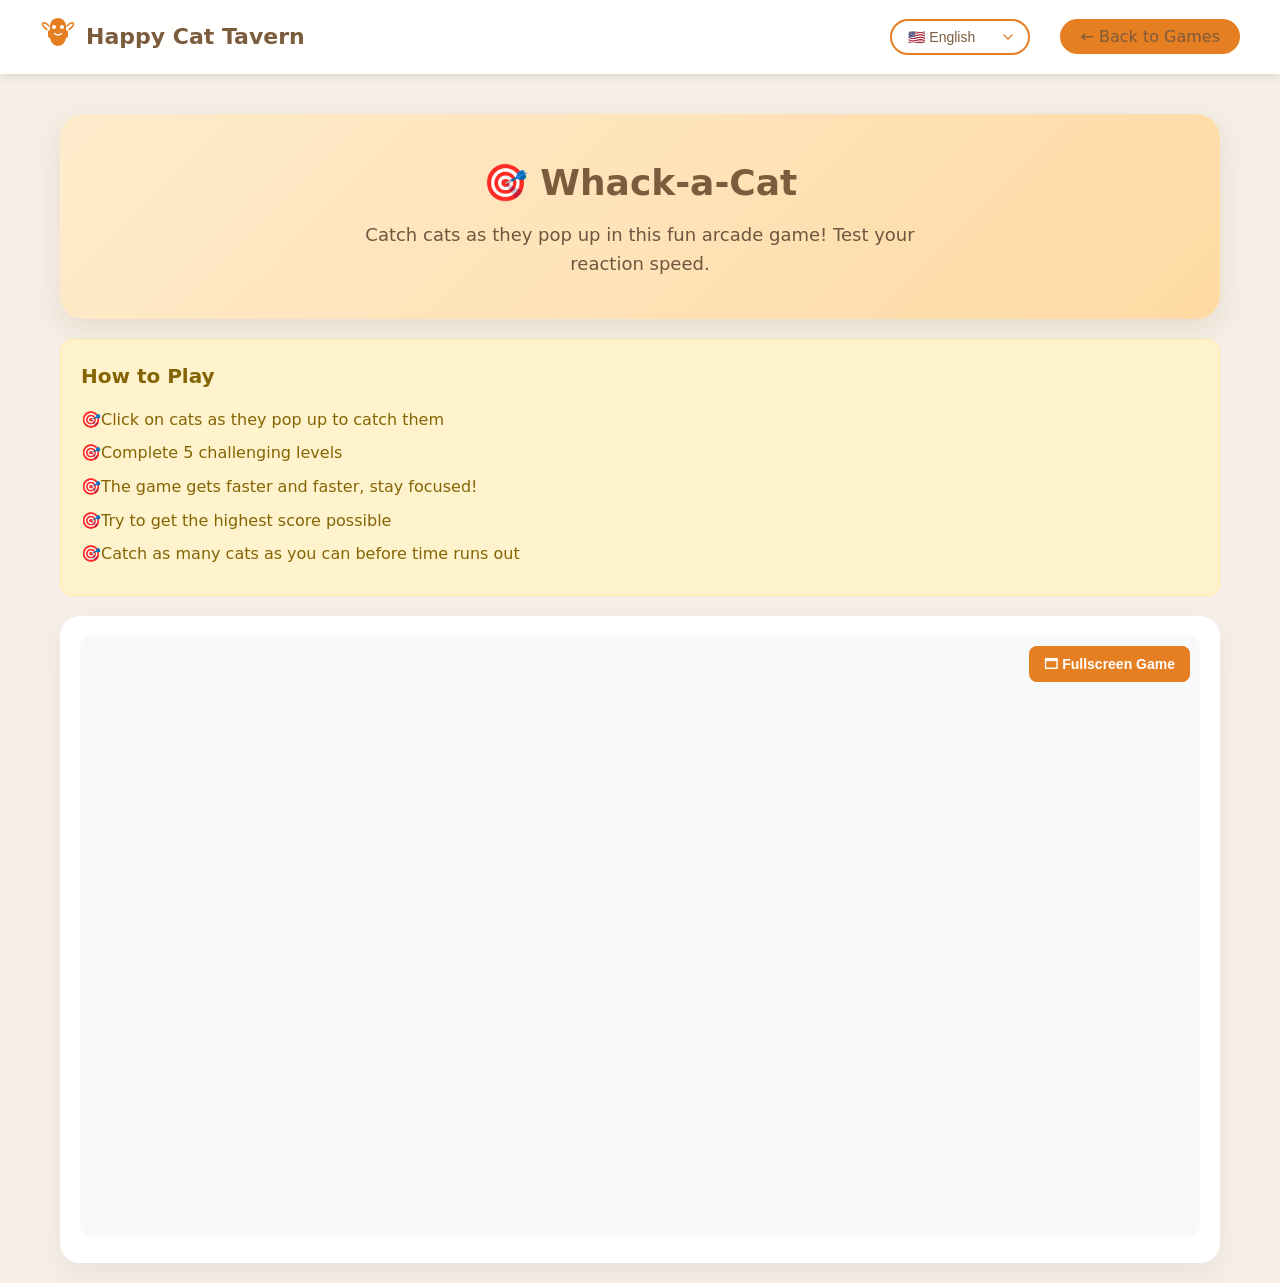
<file: whack-a-cat.html>
<!DOCTYPE html>
<html lang="en">
<head>
    <!-- Google tag (gtag.js) -->
    <script async src="https://www.googletagmanager.com/gtag/js?id=G-R32LKV7L8L"></script>
    <script>
      window.dataLayer = window.dataLayer || [];
      function gtag(){dataLayer.push(arguments);}
      gtag('js', new Date());

      gtag('config', 'G-R32LKV7L8L');
    </script>
    
    <meta charset="UTF-8">
    <meta name="viewport" content="width=device-width, initial-scale=1.0">
    
    <!-- SEO Meta Tags -->
    <title data-i18n="whack.title">🎯 Whack-a-Cat - Happy Cat Tavern</title>
    <meta name="description" data-i18n-content="whack.meta.description" content="Play Whack-a-Cat online! Fun arcade game where cute cats pop up from holes. Test your reflexes in this adorable twist on the classic whack-a-mole game.">
    <meta name="keywords" content="whack a cat, whack a mole, arcade game, reflex game, cat game, clicking game, reaction time, fun game, browser game, casual game">
    <meta name="author" content="Happy Cat Tavern">
    <meta name="robots" content="index, follow">
    <meta name="language" content="en">
    
    <!-- Open Graph / Facebook -->
    <meta property="og:type" content="website">
    <meta property="og:url" content="https://happycattavern.com/whack-a-cat.html">
    <meta property="og:title" data-i18n-content="whack.title" content="🎯 Whack-a-Cat - Happy Cat Tavern">
    <meta property="og:description" data-i18n-content="whack.meta.description" content="Play Whack-a-Cat online! Fun arcade game where cute cats pop up from holes. Test your reflexes in this adorable twist on the classic whack-a-mole game.">
    <meta property="og:image" content="https://happycattavern.com/images/whack-a-cat-og.jpg">
    <meta property="og:image:width" content="1200">
    <meta property="og:image:height" content="630">
    <meta property="og:site_name" content="Happy Cat Tavern">
    
    <!-- Twitter -->
    <meta property="twitter:card" content="summary_large_image">
    <meta property="twitter:url" content="https://happycattavern.com/whack-a-cat.html">
    <meta property="twitter:title" data-i18n-content="whack.title" content="🎯 Whack-a-Cat - Happy Cat Tavern">
    <meta property="twitter:description" data-i18n-content="whack.meta.description" content="Play Whack-a-Cat online! Fun arcade game where cute cats pop up from holes. Test your reflexes in this adorable twist on the classic whack-a-mole game.">
    <meta property="twitter:image" content="https://happycattavern.com/images/whack-a-cat-twitter.jpg">
    
    <!-- Canonical URL -->
    <link rel="canonical" href="https://happycattavern.com/whack-a-cat.html">
    
    <!-- Alternate Languages -->
    <link rel="alternate" hreflang="en" href="https://happycattavern.com/whack-a-cat.html">
    <link rel="alternate" hreflang="zh" href="https://happycattavern.com/whack-a-cat.html?lang=zh">
    <link rel="alternate" hreflang="ko" href="https://happycattavern.com/whack-a-cat.html?lang=ko">
    <link rel="alternate" hreflang="ja" href="https://happycattavern.com/whack-a-cat.html?lang=ja">
    <link rel="alternate" hreflang="fr" href="https://happycattavern.com/whack-a-cat.html?lang=fr">
    
    <!-- Structured Data -->
    <script type="application/ld+json">
    {
        "@context": "https://schema.org",
        "@type": "Game",
        "name": "Whack-a-Cat",
        "description": "Fun arcade game where adorable cats pop up from holes and you need to click them quickly. A cute twist on the classic whack-a-mole game that tests your reflexes.",
        "url": "https://happycattavern.com/whack-a-cat.html",
        "image": "https://happycattavern.com/images/whack-a-cat-screenshot.jpg",
        "genre": ["Arcade", "Casual", "Action"],
        "gamePlatform": "Web Browser",
        "operatingSystem": "Any",
        "applicationCategory": "Game",
        "offers": {
            "@type": "Offer",
            "price": "0",
            "priceCurrency": "USD"
        },
        "aggregateRating": {
            "@type": "AggregateRating",
            "ratingValue": "4.6",
            "ratingCount": "890"
        },
        "isPartOf": {
            "@type": "WebSite",
            "name": "Happy Cat Tavern",
            "url": "https://happycattavern.com/"
        }
    }
    </script>
    
    <link rel="stylesheet" href="css/i18n.css">
    <style>
        * {
            margin: 0;
            padding: 0;
            box-sizing: border-box;
        }
        
        body {
            font-family: system-ui, -apple-system, "SF Pro", sans-serif;
            background-color: #f5efe7;
            color: #333;
            line-height: 1.6;
        }
        
        .container {
            max-width: 1200px;
            margin: 0 auto;
            padding: 0 20px;
        }
        
        /* 导航栏 */
        .navbar {
            background-color: rgba(255, 255, 255, 0.95);
            box-shadow: 0 2px 10px rgba(0, 0, 0, 0.1);
            position: sticky;
            top: 0;
            z-index: 100;
            backdrop-filter: blur(5px);
            -webkit-backdrop-filter: blur(5px);
        }
        
        .nav-container {
            display: flex;
            justify-content: space-between;
            align-items: center;
            padding: 15px 0;
        }
        
        .logo {
            display: flex;
            align-items: center;
        }
        
        .logo-icon {
            margin-right: 10px;
        }
        
        .logo h1 {
            font-size: 22px;
            font-weight: 600;
            color: #7b5c3d;
        }
        
        .nav-links {
            display: flex;
            list-style: none;
            align-items: center;
        }
        
        .nav-links li {
            margin-left: 30px;
        }
        
        .nav-links a {
            color: #7b5c3d;
            text-decoration: none;
            font-weight: 500;
            transition: color 0.3s;
            font-size: 16px;
        }
        
        .nav-links a:hover {
            color: #e67e22;
        }
        
        .back-button {
            background: #e67e22;
            color: white;
            padding: 8px 20px;
            border-radius: 20px;
            text-decoration: none;
            font-weight: 600;
            transition: all 0.3s;
        }
        
        .back-button:hover {
            background: #d35400;
            transform: translateY(-2px);
        }
        
        /* 游戏区域 */
        .game-header {
            background: linear-gradient(135deg, #ffebcc 0%, #ffdaa3 100%);
            border-radius: 24px;
            margin: 40px 0 20px;
            padding: 40px;
            text-align: center;
            box-shadow: 0 10px 30px rgba(180, 142, 90, 0.2);
        }
        
        .game-header h1 {
            font-size: 36px;
            font-weight: 700;
            color: #7b5c3d;
            margin-bottom: 10px;
        }
        
        .game-header p {
            font-size: 18px;
            color: #6d5741;
            max-width: 600px;
            margin: 0 auto;
        }
        
        .game-container {
            background: white;
            border-radius: 20px;
            box-shadow: 0 10px 30px rgba(0, 0, 0, 0.06);
            padding: 20px;
            margin: 20px 0;
            text-align: center;
            position: relative;
        }
        
        .game-frame {
            width: 100%;
            height: 600px;
            border: none;
            border-radius: 12px;
            background: #f8f9fa;
        }
        
        .fullscreen-btn {
            position: absolute;
            top: 30px;
            right: 30px;
            background: #e67e22;
            color: white;
            border: none;
            padding: 10px 15px;
            border-radius: 8px;
            cursor: pointer;
            font-size: 14px;
            font-weight: 600;
            transition: all 0.3s;
            z-index: 10;
            display: flex;
            align-items: center;
            gap: 5px;
        }
        
        .fullscreen-btn:hover {
            background: #d35400;
            transform: translateY(-2px);
        }
        
        .fullscreen-btn:active {
            transform: translateY(0);
        }
        
        /* 全屏状态样式 */
        .game-container:fullscreen {
            background: #000;
            border-radius: 0;
            padding: 0;
        }
        
        .game-container:fullscreen .game-frame {
            width: 100vw;
            height: 100vh;
            border-radius: 0;
        }
        
        .game-container:fullscreen .fullscreen-btn {
            top: 20px;
            right: 20px;
            background: rgba(0, 0, 0, 0.7);
        }
        
        .game-container:fullscreen .fullscreen-btn:hover {
            background: rgba(0, 0, 0, 0.9);
        }
        
        .instructions {
            background: #fff3cd;
            border: 1px solid #ffeaa7;
            border-radius: 12px;
            padding: 20px;
            margin: 20px 0;
        }
        
        .instructions h3 {
            color: #856404;
            margin-bottom: 15px;
            font-size: 20px;
        }
        
        .instructions ul {
            list-style: none;
            padding: 0;
        }
        
        .instructions li {
            color: #856404;
            margin-bottom: 8px;
            padding-left: 20px;
            position: relative;
        }
        
        .instructions li::before {
            content: "🎯";
            position: absolute;
            left: 0;
        }
        
        .external-link {
            background: #3498db;
            color: white;
            padding: 12px 24px;
            border-radius: 25px;
            text-decoration: none;
            font-weight: 600;
            display: inline-block;
            margin: 20px 0;
            transition: all 0.3s;
        }
        
        .external-link:hover {
            background: #2980b9;
            transform: translateY(-2px);
        }
        
        .cat-svg {
            width: 36px;
            height: 36px;
        }
        
        @media (max-width: 768px) {
            .game-frame {
                height: 400px;
            }
            
            .nav-links {
                display: none;
            }
        }
    </style>
</head>
<body>
    <!-- Navigation Bar -->
    <nav class="navbar">
        <div class="container nav-container">
            <div class="logo">
                <div class="logo-icon">
                    <svg class="cat-svg" viewBox="0 0 36 36" fill="none" xmlns="http://www.w3.org/2000/svg">
                        <path d="M18 3C13.5817 3 10 6.58172 10 11V15C8.89543 15 8 15.8954 8 17V21C8 22.1046 8.89543 23 10 23H10.1037C10.5486 27.3923 14.0393 31 18 31C21.9607 31 25.4514 27.3923 25.8964 23H26C27.1046 23 28 22.1046 28 21V17C28 15.8954 27.1046 15 26 15V11C26 6.58172 22.4183 3 18 3Z" fill="#E67E22"/>
                        <path d="M14 14C15.1046 14 16 13.1046 16 12C16 10.8954 15.1046 10 14 10C12.8954 10 12 10.8954 12 12C12 13.1046 12.8954 14 14 14Z" fill="#FFF"/>
                        <path d="M22 14C23.1046 14 24 13.1046 24 12C24 10.8954 23.1046 10 22 10C20.8954 10 20 10.8954 20 12C20 13.1046 20.8954 14 22 14Z" fill="#FFF"/>
                        <path d="M14.5 18.5C14.5 18.5 16 20 18 20C20 20 21.5 18.5 21.5 18.5" stroke="white" stroke-width="1.5" stroke-linecap="round"/>
                        <path d="M9 11C9 11 5 7 3 8C1 9 5 13.5 7 14.5" stroke="#E67E22" stroke-width="1.5" stroke-linecap="round"/>
                        <path d="M27 11C27 11 31 7 33 8C35 9 31 13.5 29 14.5" stroke="#E67E22" stroke-width="1.5" stroke-linecap="round"/>
                    </svg>
                </div>
                <h1>Happy Cat Tavern</h1>
            </div>
            <ul class="nav-links">
                <li>
                    <div class="language-selector">
                        <select id="languageSelect">
                            <option value="zh">🇨🇳 中文</option>
                            <option value="en" selected>🇺🇸 English</option>
                            <option value="ko">🇰🇷 한국어</option>
                            <option value="ja">🇯🇵 日本語</option>
                            <option value="fr">🇫🇷 Français</option>
                        </select>
                    </div>
                </li>
                <li><a href="index.html" class="back-button" data-i18n="nav.back">← Back to Games</a></li>
            </ul>
        </div>
    </nav>

    <div class="container">
        <!-- Game Header -->
        <div class="game-header">
            <h1 data-i18n="whack.title">🎯 Whack-a-Cat</h1>
            <p data-i18n="whack.subtitle">Catch cats as they pop up in this fun arcade game! Test your reaction speed.</p>
        </div>

        <!-- Instructions -->
        <div class="instructions">
            <h3 data-i18n="whack.howto.title">How to Play</h3>
            <ul>
                <li data-i18n="whack.howto.click">Click on cats as they pop up to catch them</li>
                <li data-i18n="whack.howto.levels">Complete 5 challenging levels</li>
                <li data-i18n="whack.howto.speed">The game gets faster and faster, stay focused!</li>
                <li data-i18n="whack.howto.score">Try to get the highest score possible</li>
                <li data-i18n="whack.howto.time">Catch as many cats as you can before time runs out</li>
            </ul>
        </div>

        <!-- Game Container -->
        <div class="game-container">
            <iframe src="https://alexandraliutsko.github.io/whack-a-cat/" class="game-frame"></iframe>
            <button class="fullscreen-btn" data-i18n="whack.fullscreen">Fullscreen</button>
        </div>
    </div>

    <script src="js/i18n.js"></script>
    <script>
        // 初始化多语言系统
        const i18n = new I18n();
        i18n.init();
        
        // 全屏功能
        document.addEventListener('DOMContentLoaded', function() {
            const fullscreenBtn = document.querySelector('.fullscreen-btn');
            const gameContainer = document.querySelector('.game-container');
            
            fullscreenBtn.addEventListener('click', function() {
                if (!document.fullscreenElement) {
                    // 进入全屏
                    gameContainer.requestFullscreen().then(() => {
                        fullscreenBtn.innerHTML = '🗗 ' + i18n.t('common.exit-fullscreen');
                    }).catch(err => {
                        console.log('无法进入全屏模式:', err);
                    });
                } else {
                    // 退出全屏
                    document.exitFullscreen().then(() => {
                        fullscreenBtn.innerHTML = '🗖 ' + i18n.t('game.fullscreen');
                    });
                }
            });
            
            // 监听全屏状态变化
            document.addEventListener('fullscreenchange', function() {
                if (!document.fullscreenElement) {
                    fullscreenBtn.innerHTML = '🗖 ' + i18n.t('game.fullscreen');
                }
            });
            
            // 初始化按钮文本
            fullscreenBtn.innerHTML = '🗖 ' + i18n.t('game.fullscreen');
        });
    </script>
</body>
</html>
</file>
<file: css/i18n.css>
/* 多语言选择器样式 */
.language-selector {
    position: relative;
    margin-left: 20px;
}

/* Select元素样式优化 */
.language-selector select {
    appearance: none;
    -webkit-appearance: none;
    -moz-appearance: none;
    background: rgba(255, 255, 255, 0.95);
    border: 2px solid #e67e22;
    border-radius: 20px;
    padding: 8px 35px 8px 16px;
    font-size: 14px;
    font-weight: 500;
    color: #7b5c3d;
    cursor: pointer;
    transition: all 0.3s ease;
    backdrop-filter: blur(5px);
    -webkit-backdrop-filter: blur(5px);
    min-width: 140px;
    background-image: url("data:image/svg+xml;charset=UTF-8,%3csvg xmlns='http://www.w3.org/2000/svg' viewBox='0 0 24 24' fill='none' stroke='%23e67e22' stroke-width='2' stroke-linecap='round' stroke-linejoin='round'%3e%3cpolyline points='6,9 12,15 18,9'%3e%3c/polyline%3e%3c/svg%3e");
    background-repeat: no-repeat;
    background-position: right 12px center;
    background-size: 16px;
}

.language-selector select:hover {
    background-color: rgba(230, 126, 34, 0.1);
    transform: translateY(-1px);
    box-shadow: 0 4px 12px rgba(230, 126, 34, 0.2);
}

.language-selector select:focus {
    outline: none;
    background-color: #e67e22;
    color: white;
    box-shadow: 0 0 0 3px rgba(230, 126, 34, 0.3);
}

.language-selector select option {
    background: white;
    color: #7b5c3d;
    padding: 8px 16px;
    font-weight: 500;
}

/* 下拉式语言选择器样式 */
.lang-dropdown {
    position: relative;
    display: inline-block;
}

.lang-current {
    display: flex;
    align-items: center;
    gap: 8px;
    background: rgba(255, 255, 255, 0.9);
    border: 2px solid #e67e22;
    border-radius: 20px;
    padding: 8px 16px;
    cursor: pointer;
    font-size: 14px;
    font-weight: 500;
    color: #7b5c3d;
    transition: all 0.3s ease;
    backdrop-filter: blur(5px);
    -webkit-backdrop-filter: blur(5px);
}

.lang-current:hover {
    background: rgba(230, 126, 34, 0.1);
    transform: translateY(-1px);
    box-shadow: 0 4px 12px rgba(230, 126, 34, 0.2);
}

.lang-dropdown.active .lang-current {
    background: #e67e22;
    color: white;
}

.lang-dropdown.active .lang-arrow {
    transform: rotate(180deg);
}

.lang-flag {
    font-size: 16px;
    line-height: 1;
}

.lang-name {
    font-size: 14px;
    white-space: nowrap;
}

.lang-arrow {
    font-size: 10px;
    transition: transform 0.3s ease;
    opacity: 0.7;
}

.lang-options {
    position: absolute;
    top: 100%;
    right: 0;
    background: white;
    border: 2px solid #e67e22;
    border-radius: 12px;
    box-shadow: 0 8px 25px rgba(0, 0, 0, 0.15);
    opacity: 0;
    visibility: hidden;
    transform: translateY(-10px);
    transition: all 0.3s ease;
    z-index: 1000;
    min-width: 140px;
    overflow: hidden;
}

.lang-dropdown.active .lang-options {
    opacity: 1;
    visibility: visible;
    transform: translateY(5px);
}

.lang-btn {
    display: flex;
    align-items: center;
    gap: 10px;
    width: 100%;
    padding: 12px 16px;
    border: none;
    background: transparent;
    cursor: pointer;
    font-size: 14px;
    color: #7b5c3d;
    transition: all 0.2s ease;
    text-align: left;
}

.lang-btn:hover {
    background: rgba(230, 126, 34, 0.1);
    color: #e67e22;
}

.lang-btn.active {
    background: rgba(230, 126, 34, 0.15);
    color: #e67e22;
    font-weight: 600;
}

.lang-btn.active::after {
    content: '✓';
    margin-left: auto;
    color: #e67e22;
    font-weight: bold;
}

/* 响应式设计 */
@media (max-width: 768px) {
    .language-selector {
        margin-left: 10px;
    }
    
    .lang-current {
        padding: 6px 12px;
        font-size: 13px;
    }
    
    .lang-name {
        display: none;
    }
    
    .lang-flag {
        font-size: 18px;
    }
    
    .lang-options {
        right: -10px;
        min-width: 120px;
    }
    
    .lang-btn {
        padding: 10px 12px;
        font-size: 13px;
    }
}

@media (max-width: 480px) {
    .language-selector {
        margin-left: 5px;
    }
    
    .lang-current {
        padding: 5px 10px;
        border-radius: 15px;
    }
    
    .lang-arrow {
        display: none;
    }
}

/* 动画效果 */
@keyframes fadeInUp {
    from {
        opacity: 0;
        transform: translateY(10px);
    }
    to {
        opacity: 1;
        transform: translateY(0);
    }
}

.lang-dropdown.active .lang-options {
    animation: fadeInUp 0.3s ease;
}

/* 深色模式支持 */
@media (prefers-color-scheme: dark) {
    .lang-current {
        background: rgba(44, 62, 80, 0.9);
        border-color: #e67e22;
        color: #ecf0f1;
    }
    
    .lang-current:hover {
        background: rgba(230, 126, 34, 0.2);
    }
    
    .lang-options {
        background: #2c3e50;
        border-color: #e67e22;
    }
    
    .lang-btn {
        color: #ecf0f1;
    }
    
    .lang-btn:hover {
        background: rgba(230, 126, 34, 0.2);
        color: #e67e22;
    }
}

/* 高对比度模式支持 */
@media (prefers-contrast: high) {
    .lang-current {
        border-width: 3px;
    }
    
    .lang-options {
        border-width: 3px;
    }
    
    .lang-btn:hover {
        background: #e67e22;
        color: white;
    }
}

/* 减少动画模式支持 */
@media (prefers-reduced-motion: reduce) {
    .lang-current,
    .lang-arrow,
    .lang-options,
    .lang-btn {
        transition: none;
    }
    
    .lang-dropdown.active .lang-options {
        animation: none;
    }
}
</file>
<file: cat-game-master/static/styles.css>
@import url('https://fonts.googleapis.com/css2?family=Press+Start+2P&display=swap');
:root {
    --pixel-size: 6;
   }
   body {
    display: flex;
    align-items: center;
    flex-direction: column;
    background-image: url(bg2.jpeg);
    background-position: 100%;
    font-family: 'Press Start 2P', cursive;
    color: rgb(233, 207, 6);
   }

   main {
    display: flex;
    flex-direction: column;
    align-items: center;
   }
   
   #title-text {
       font-size: 2em;
   }
   
   .grid {
       margin: 4px;
       display: grid;
       grid-template-columns: 50.3px 50.3px 50.3px 50.3px 50.3px 50.3px 50.3px 50.3px 50.3px 50.3px;
       column-gap: 5px;
       row-gap: 2px;
   }
   
   #game-container {
    border: solid 5px rgb(233, 207, 6);
    border-radius: 3px;
    height: 32rem;
    width: 560px;
    position: relative;
    backdrop-filter: blur(100px);
   }
   
   #player {
       background-image: url(grass-tile.png);
       image-rendering: pixelated;
       background-repeat: no-repeat;
       background-size: cover;
       will-change: transform;
   }
   
   .ballbox {
       width: calc(6px * var(--pixel-size));
       height: calc(6px * var(--pixel-size));
       /* background-color: rgba(0, 255, 132, 0.7); */
       overflow: hidden;
       position: absolute !important;
       bottom: 64px;
       will-change: transform;
       transition-timing-function: linear;
       /* transition-duration: 0.03s; */
       
   }
   
   #sprite {
       width: calc(121px * var(--pixel-size));
       /* width: calc(77px * var(--pixel-size)); */
       object-fit: cover;
       image-rendering: pixelated;
       /* transform: translate(-24.5px, -6%); */
       transform: translate(-24.5px, -6%);
   }

   .chilling {
    animation: 
    tailwag 1.85s steps(4) infinite;
   }

   #water {
       background-image: url(water.png);
       background-size: cover;
       image-rendering: pixelated;
   }
   
   #button-container {
        display: flex;
        width: 128%;
        justify-content: space-evenly;
        padding-top: 1em;
        margin-bottom: 4em;
   }
   
   @keyframes tailwag {
       from {
           transform: translate(-3.5%,-6%);
       }
       to {
           transform: translate(-53.5%,-6%);
       }
   }

   @keyframes cat-up {
        from {
            transform: translate(-15.8%,-85%);
        }
        to {
            transform: translate(-15.8%,-85%);
        }
   }
   @keyframes cat-down {
        from {
            transform: translate(-40.8%,-84%);
        }
        to {
            transform: translate(-40.8%,-84%);
        }
   }

.flip {
    width: calc(100px * var(--pixel-size)) !important;
    transform: translate(-52.8%,-84%) !important;
}

#lives {
    align-items: flex-start;
}

.lives-and-score {
    width: 100%;
    display: flex;
    justify-content: space-evenly;
    padding-bottom: 1em;
    text-shadow: -1px -1px 0 #000, 1px -1px 0 #000, -1px 1px 0 #000, 1px 1px 0 #000;
    padding-bottom: 1em;
    text-shadow: -1px -1px 0 #000, 1px -1px 0 #000, -1px 1px 0 #000, 1px 1px 0 #000;
}

#timer-div {
    text-align: center;
    padding: 2em;
    font-size: 20px;
    text-shadow: -1px -1px 0 #000, 1px -1px 0 #000, -1px 1px 0 #000, 1px 1px 0 #000;
}


#gameStart {
    background: transparent;
    border: transparent;
    font-family: 'Press Start 2P', cursive;
    color: #7fc320;
    font-size: 21px;
    text-shadow: -1px -1px 0 #000, 1px -1px 0 #000, -1px 1px 0 #000, 1px 1px 0 #000;
}

#gamePause {
    background: transparent;
    border: transparent;
    font-family: 'Press Start 2P', cursive;
    color: #e84242;
    font-size: 19px;
    text-shadow: -1px -1px 0 #000, 1px -1px 0 #000, -1px 1px 0 #000, 1px 1px 0 #000;
}

#pause-menu {
    padding: 10px 0px 0px 25px;
    top: 270px;
    position: absolute;
    width: 350px;
    height: 18rem;
    border: solid black 1px;
    background-color:rgb(17, 0, 198);
    display: none;
}

#kitty-pause {
    width: calc(12px * var(--pixel-size));
    height: calc(12px * var(--pixel-size));
    padding-left: 5px;;
    /* background-color: #7fc320; */
    overflow: hidden;

}
#pause-sprite {
    width: calc(196px * var(--pixel-size));
    object-fit: cover;
    image-rendering: pixelated;
    transform: translate(0px, -64%);
    animation: sleep 2s steps(4) infinite;
}
.blur {
    opacity: 50%;
}

.center {
    width: 36px !important;
}
@keyframes sleep {
    from {
        transform: translate(-3.1%,-65%);

    }
    to {
        transform: translate(-53.1%,-65%);
    }
}
.eightbit-btn {
    
    background: #92CD41;
    display: none;
    position: relative;
    text-align: center;
    font-size: 30px;
    padding: 20px;
    font-family: "Press Start 2P", cursive;
    text-decoration: none;
    color: white;
    box-shadow: inset -4px -4px 0px 0px #4AA52E;
    width: 100%;
    margin: 10px;
}

.eightbit-btn:hover, .eightbit-btn:focus {
    background: #76c442;
    box-shadow: inset -6px -6px 0px 0px #4AA52E;
  }
  .eightbit-btn:active {
    box-shadow: inset 4px 4px 0px 0px #4AA52E;
  }
  .eightbit-btn:before, .eightbit-btn:after {
    content: "";
    position: absolute;
    width: 100%;
    height: 100%;
    box-sizing: content-box;
  }
  .eightbit-btn:before {
    top: -6px;
    left: 0;
    border-top: 6px black solid;
    border-bottom: 6px black solid;
  }
  .eightbit-btn:after {
    left: -6px;
    top: 0;
    border-left: 6px black solid;
    border-right: 6px black solid;
  }

@media only screen and (max-width: 820px) {

    .eightbit-btn {
        display: inline-block;
    }
    #game-title {
        display: none;
    }

    #timer-div {
        padding: 1em;
    }

    .instructions {
        display: none;
    }
    #game-container {
        height: 32rem;
        width: 350px;
       }
       
    .grid {
        margin: 4px;
        display: grid;
        grid-template-columns: 29.5px 29.5px 29.5px 29.5px 29.5px 29.5px 29.5px 29.5px 29.5px 29.5px;
        column-gap: 5px;
        row-gap: 2px;
    }
    #button-container {
        padding-top: 0;
        margin-bottom: 0;
        width: 101%;
    }
    #player {
        width: 100px !important;
    }
  }
</file>
